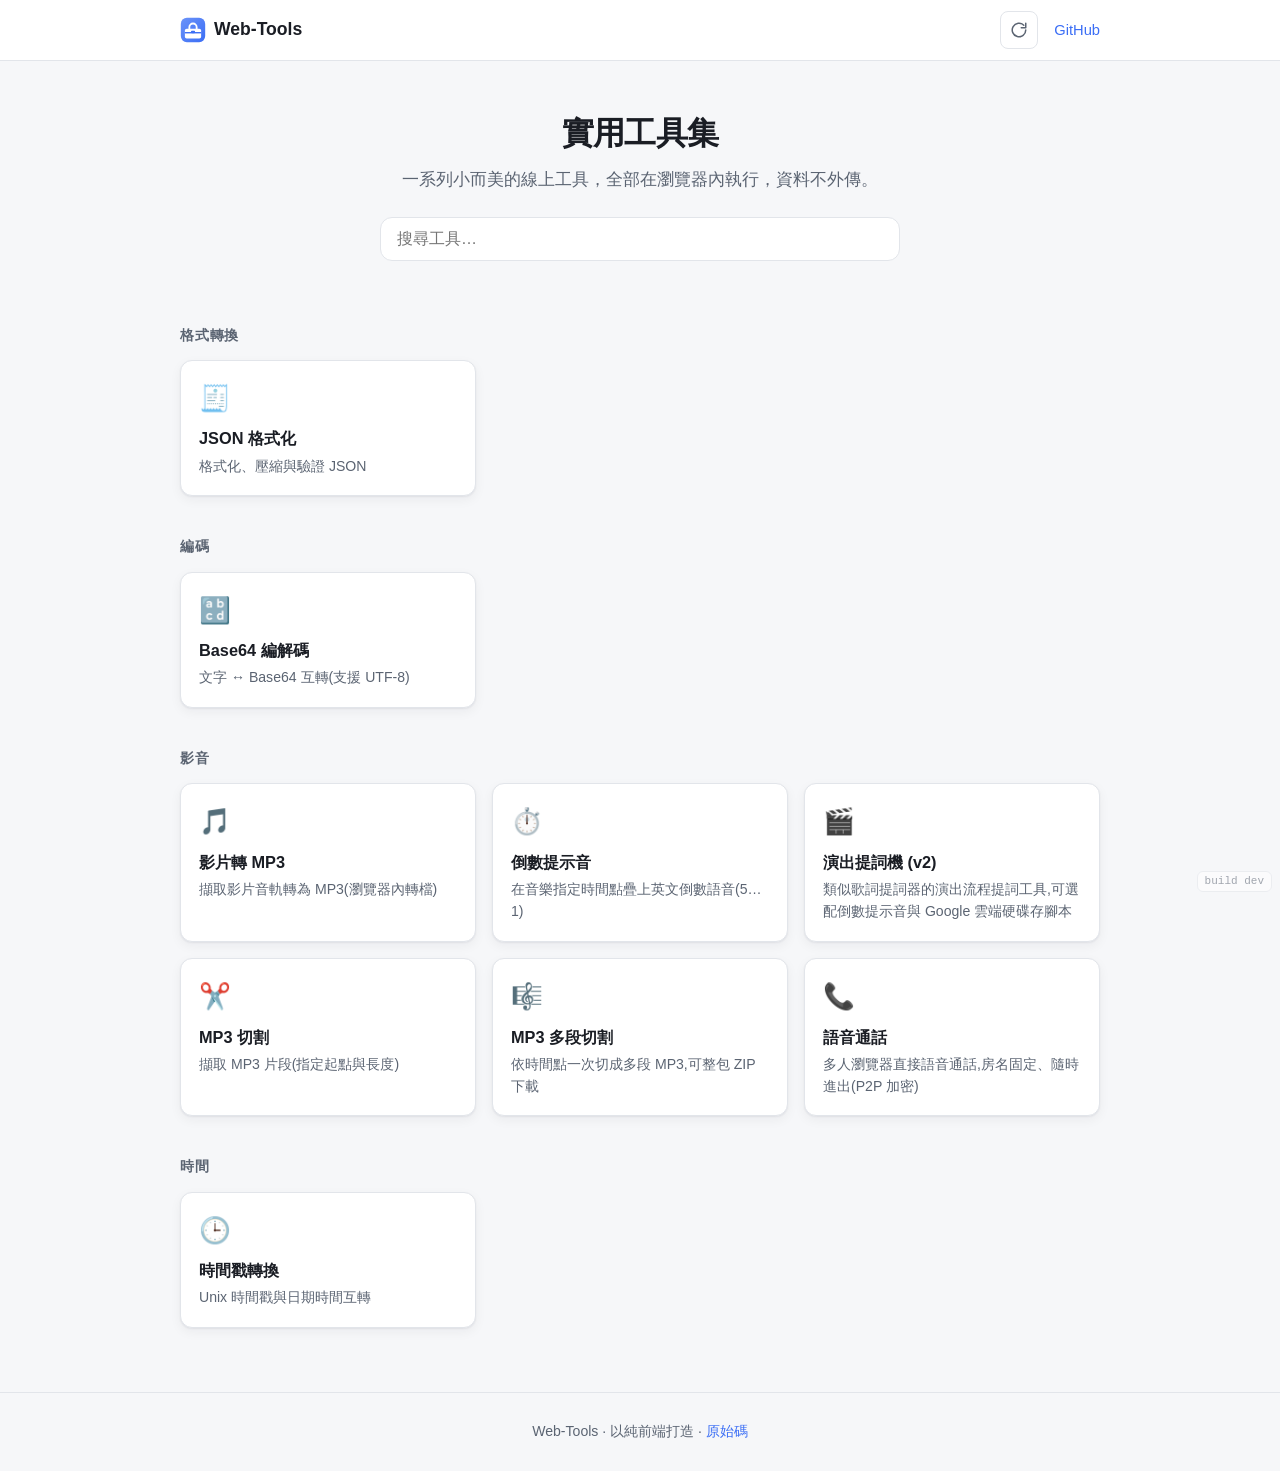
<file: index.html>
<!DOCTYPE html>
<html lang="zh-Hant">
  <head>
    <meta charset="UTF-8" />
    <meta name="viewport" content="width=device-width, initial-scale=1.0" />
    <title>Web-Tools · 實用工具集</title>
    <meta name="description" content="一個好用的線上工具集合，全部在瀏覽器內執行。" />
    <link rel="stylesheet" href="assets/css/style.css" />
    <link rel="icon" type="image/svg+xml" href="assets/favicon.svg" />
    <link rel="icon" type="image/png" sizes="32x32" href="assets/favicon-32.png" />
    <link rel="apple-touch-icon" href="assets/apple-touch-icon.png" />
    <meta name="apple-mobile-web-app-title" content="Web-Tools" />
  </head>
  <body>
    <header class="site-header">
      <div class="container">
        <span class="brand"><img class="logo" src="assets/favicon.svg" alt="" width="26" height="26" /> Web-Tools</span>
        <div class="header-actions">
          <button type="button" class="reload-btn" onclick="this.classList.add('spinning');location.reload()" aria-label="重新整理" title="重新整理">
            <svg viewBox="0 0 24 24" fill="none" stroke="currentColor" stroke-width="2" stroke-linecap="round" stroke-linejoin="round" aria-hidden="true">
              <path d="M21 12a9 9 0 1 1-2.64-6.36" />
              <polyline points="21 3 21 9 15 9" />
            </svg>
          </button>
          <nav>
            <a href="https://github.com/Nocold/Web-Tools" target="_blank" rel="noopener">GitHub</a>
          </nav>
        </div>
      </div>
    </header>

    <main class="container">
      <section class="hero">
        <h1>實用工具集</h1>
        <p>一系列小而美的線上工具，全部在瀏覽器內執行，資料不外傳。</p>
        <div class="search-wrap">
          <input id="search" type="search" placeholder="搜尋工具…" autocomplete="off" />
        </div>
      </section>

      <div id="tool-grid-root"></div>
    </main>

    <footer class="site-footer">
      <div class="container">
        Web-Tools · 以純前端打造 ·
        <a href="https://github.com/Nocold/Web-Tools" target="_blank" rel="noopener">原始碼</a>
      </div>
    </footer>

    <script src="assets/js/tools.js"></script>
    <script src="assets/js/home.js"></script>
    <script defer src="assets/js/version.js"></script>
  </body>
</html>
</file>
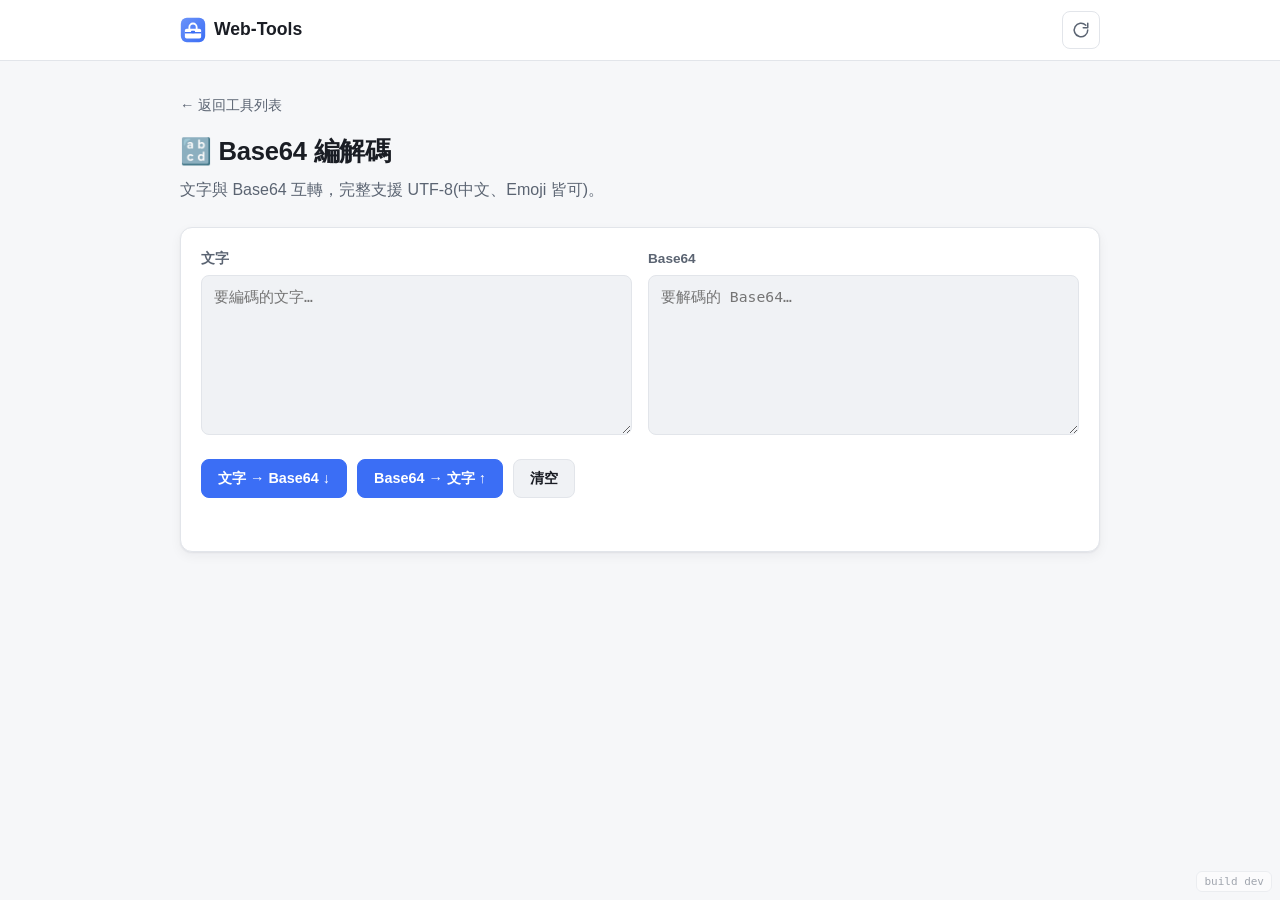
<file: tools/base64/index.html>
<!DOCTYPE html>
<html lang="zh-Hant">
  <head>
    <meta charset="UTF-8" />
    <meta name="viewport" content="width=device-width, initial-scale=1.0" />
    <title>Base64 編解碼 · Web-Tools</title>
    <link rel="stylesheet" href="../../assets/css/style.css" />
    <link rel="icon" type="image/svg+xml" href="../../assets/favicon.svg" />
    <link rel="icon" type="image/png" sizes="32x32" href="../../assets/favicon-32.png" />
    <link rel="apple-touch-icon" href="../../assets/apple-touch-icon.png" />
  </head>
  <body>
    <header class="site-header">
      <div class="container">
        <a class="brand" href="../../"><img class="logo" src="../../assets/favicon.svg" alt="" width="26" height="26" /> Web-Tools</a>
        <div class="header-actions">
          <button type="button" class="reload-btn" onclick="this.classList.add('spinning');location.reload()" aria-label="重新整理" title="重新整理">
            <svg viewBox="0 0 24 24" fill="none" stroke="currentColor" stroke-width="2" stroke-linecap="round" stroke-linejoin="round" aria-hidden="true">
              <path d="M21 12a9 9 0 1 1-2.64-6.36" />
              <polyline points="21 3 21 9 15 9" />
            </svg>
          </button>
        </div>
      </div>
    </header>

    <main class="container tool-page">
      <a class="back" href="../../">← 返回工具列表</a>
      <h1>🔡 Base64 編解碼</h1>
      <p class="subtitle">文字與 Base64 互轉，完整支援 UTF-8(中文、Emoji 皆可)。</p>

      <div class="panel">
        <div class="two-col">
          <div>
            <label class="field-label" for="text">文字</label>
            <textarea id="text" placeholder="要編碼的文字…" spellcheck="false"></textarea>
          </div>
          <div>
            <label class="field-label" for="b64">Base64</label>
            <textarea id="b64" placeholder="要解碼的 Base64…" spellcheck="false"></textarea>
          </div>
        </div>

        <div class="toolbar">
          <button class="btn primary" id="encode">文字 → Base64 ↓</button>
          <button class="btn primary" id="decode">Base64 → 文字 ↑</button>
          <button class="btn" id="clear">清空</button>
        </div>

        <div class="status" id="status"></div>
      </div>
    </main>

    <script>
      (function () {
      var $ = function (id) {
        return document.getElementById(id);
      };
      var text = $("text"),
        b64 = $("b64"),
        status = $("status");

      function setStatus(msg, kind) {
        status.textContent = msg || "";
        status.className = "status" + (kind ? " " + kind : "");
      }

      // UTF-8 safe encode/decode
      function encode(str) {
        return btoa(
          encodeURIComponent(str).replace(/%([0-9A-F]{2})/g, function (_, p1) {
            return String.fromCharCode(parseInt(p1, 16));
          })
        );
      }
      function decode(str) {
        return decodeURIComponent(
          Array.prototype.map
            .call(atob(str), function (c) {
              return "%" + ("00" + c.charCodeAt(0).toString(16)).slice(-2);
            })
            .join("")
        );
      }

      $("encode").addEventListener("click", function () {
        if (!text.value) {
          setStatus("請先輸入文字");
          return;
        }
        try {
          b64.value = encode(text.value);
          setStatus("✓ 已編碼", "ok");
        } catch (e) {
          setStatus("✗ 編碼失敗:" + e.message, "error");
        }
      });

      $("decode").addEventListener("click", function () {
        if (!b64.value.trim()) {
          setStatus("請先輸入 Base64");
          return;
        }
        try {
          text.value = decode(b64.value.trim());
          setStatus("✓ 已解碼", "ok");
        } catch (e) {
          setStatus("✗ 無效的 Base64", "error");
        }
      });

      $("clear").addEventListener("click", function () {
        text.value = "";
        b64.value = "";
        setStatus("");
        text.focus();
      });
      })();
    </script>
    <script defer src="../../assets/js/version.js"></script>
  </body>
</html>
</file>
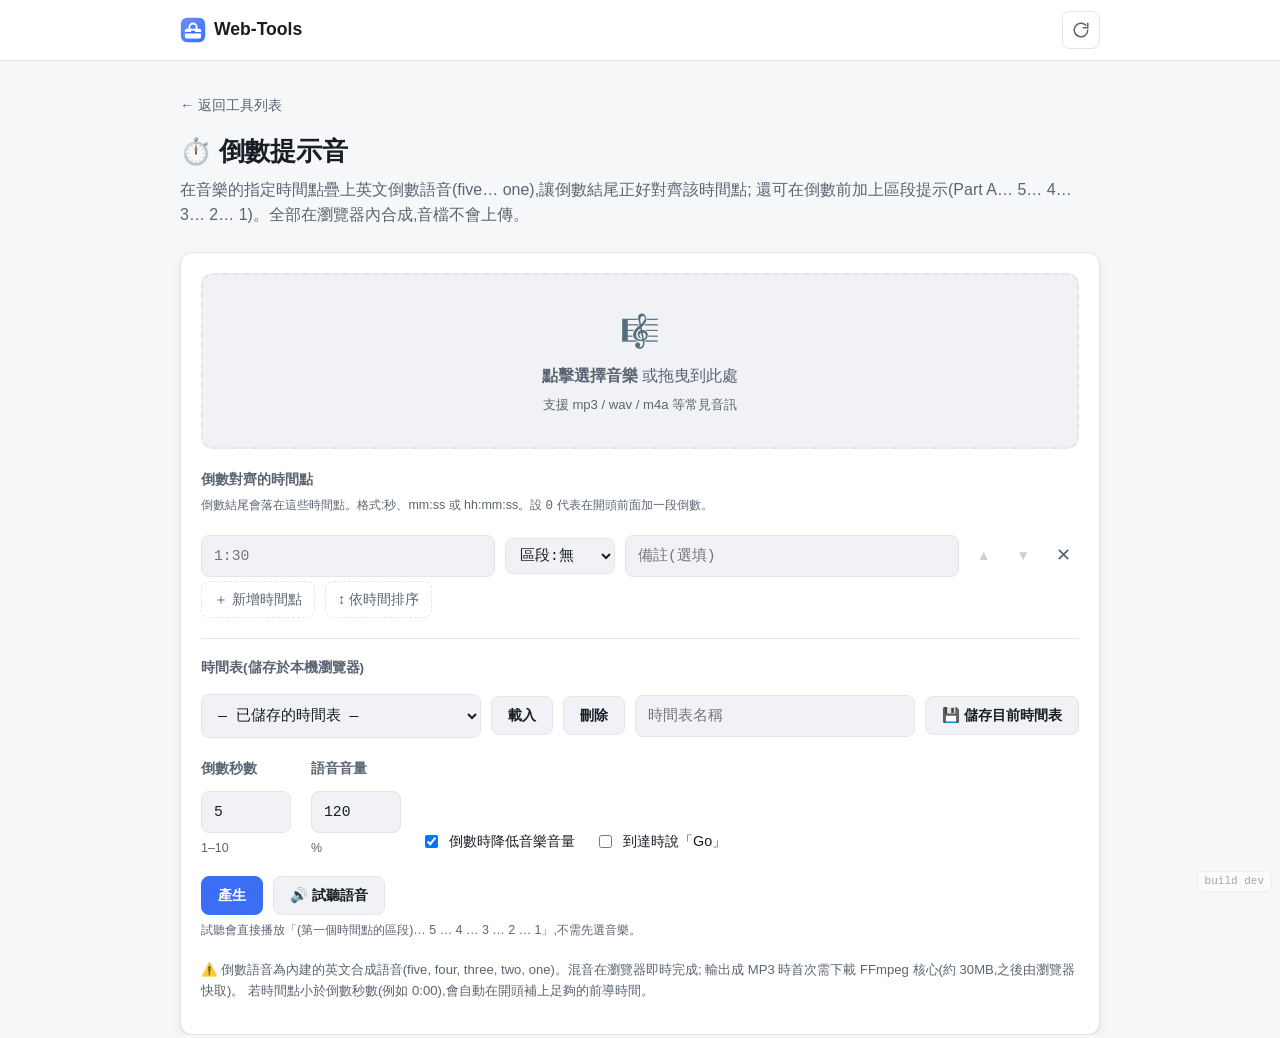
<file: tools/countdown-cue/index.html>
<!DOCTYPE html>
<html lang="zh-Hant">
  <head>
    <meta charset="UTF-8" />
    <meta name="viewport" content="width=device-width, initial-scale=1.0" />
    <title>倒數提示音 · Web-Tools</title>
    <link rel="stylesheet" href="../../assets/css/style.css" />
    <link rel="icon" type="image/svg+xml" href="../../assets/favicon.svg" />
    <link rel="icon" type="image/png" sizes="32x32" href="../../assets/favicon-32.png" />
    <link rel="apple-touch-icon" href="../../assets/apple-touch-icon.png" />
    <style>
      .dropzone {
        border: 2px dashed var(--border);
        border-radius: var(--radius);
        padding: 32px 20px;
        text-align: center;
        color: var(--text-muted);
        cursor: pointer;
        transition: border-color 0.15s, background 0.15s;
        background: var(--surface-2);
      }
      .dropzone.dragover,
      .dropzone:hover { border-color: var(--accent); color: var(--text); }
      .dropzone .big { font-size: 2rem; display: block; margin-bottom: 8px; }
      .file-info { margin-top: 12px; font-family: var(--mono); font-size: 0.88rem; color: var(--text); }

      .cue-list { margin-top: 18px; display: flex; flex-direction: column; gap: 10px; }
      .cue-row { display: flex; gap: 10px; align-items: center; flex-wrap: wrap; }
      .cue-row input.cue-time { flex: 1 1 100px; width: auto; min-width: 0; }
      .cue-row input.cue-note { flex: 1 1 140px; width: auto; min-width: 0; }
      .cue-row select { flex: 0 1 auto; width: auto; min-width: 110px; padding: 8px 10px; }
      .cue-row .rm,
      .cue-row .mv {
        border: none; background: none; color: var(--text-muted);
        cursor: pointer; font-size: 1.1rem; padding: 4px 8px; border-radius: 6px;
      }
      .cue-row .mv { font-size: 0.85rem; }
      .cue-row .mv:hover { color: var(--accent); background: var(--surface-2); }
      .cue-row .mv:disabled { opacity: 0.3; cursor: default; }
      .cue-row .mv:disabled:hover { color: var(--text-muted); background: none; }
      .cue-row .rm:hover { color: #e5484d; background: var(--surface-2); }
      .cue-actions { margin-top: 4px; display: flex; gap: 10px; flex-wrap: wrap; }
      .add-cue {
        font-size: 0.9rem; background: none; border: 1px dashed var(--border);
        color: var(--text-muted); padding: 8px 12px; border-radius: var(--radius-sm); cursor: pointer;
      }
      .add-cue:hover { border-color: var(--accent); color: var(--accent); }

      .schedule-bar {
        margin-top: 20px; padding-top: 18px; border-top: 1px solid var(--border);
        display: flex; flex-wrap: wrap; gap: 10px; align-items: center;
      }
      .schedule-bar select { flex: 1 1 160px; width: auto; min-width: 0; }
      .schedule-bar input { flex: 1 1 160px; width: auto; min-width: 0; }

      .settings { display: flex; flex-wrap: wrap; gap: 20px; align-items: flex-end; margin-top: 20px; }
      .settings .opt { display: flex; flex-direction: column; gap: 6px; }
      .settings .opt input[type="number"] { width: 90px; }
      .check { display: flex; align-items: center; gap: 8px; font-size: 0.9rem; color: var(--text); }
      .check input { width: auto; }
      .hint { font-size: 0.78rem; color: var(--text-muted); }

      .progress-wrap { margin-top: 18px; display: none; }
      .progress-wrap.show { display: block; }
      .progress-track { height: 10px; border-radius: 999px; background: var(--surface-2); overflow: hidden; border: 1px solid var(--border); }
      .progress-bar { height: 100%; width: 0%; background: var(--accent); transition: width 0.2s ease; }
      .progress-bar.indeterminate { width: 40% !important; animation: slide 1.1s infinite ease-in-out; }
      @keyframes slide { 0% { margin-left: -40%; } 100% { margin-left: 100%; } }
      .log { margin-top: 12px; font-family: var(--mono); font-size: 0.78rem; color: var(--text-muted); white-space: pre-wrap; max-height: 120px; overflow: auto; }

      .result { margin-top: 20px; display: none; }
      .result.show { display: block; }
      .result audio { width: 100%; margin-bottom: 12px; }
      .note { font-size: 0.82rem; color: var(--text-muted); margin-top: 18px; line-height: 1.6; }
    </style>
  </head>
  <body>
    <header class="site-header">
      <div class="container">
        <a class="brand" href="../../"><img class="logo" src="../../assets/favicon.svg" alt="" width="26" height="26" /> Web-Tools</a>
        <div class="header-actions">
          <button type="button" class="reload-btn" onclick="this.classList.add('spinning');location.reload()" aria-label="重新整理" title="重新整理">
            <svg viewBox="0 0 24 24" fill="none" stroke="currentColor" stroke-width="2" stroke-linecap="round" stroke-linejoin="round" aria-hidden="true">
              <path d="M21 12a9 9 0 1 1-2.64-6.36" />
              <polyline points="21 3 21 9 15 9" />
            </svg>
          </button>
        </div>
      </div>
    </header>

    <main class="container tool-page">
      <a class="back" href="../../">← 返回工具列表</a>
      <h1>⏱️ 倒數提示音</h1>
      <p class="subtitle">
        在音樂的指定時間點疊上英文倒數語音(five… one),讓倒數結尾正好對齊該時間點;
        還可在倒數前加上區段提示(Part A… 5… 4… 3… 2… 1)。全部在瀏覽器內合成,音檔不會上傳。
      </p>

      <div class="panel">
        <div class="dropzone" id="dropzone">
          <span class="big">🎼</span>
          <strong>點擊選擇音樂</strong> 或拖曳到此處
          <div style="margin-top:6px;font-size:0.82rem">支援 mp3 / wav / m4a 等常見音訊</div>
        </div>
        <input type="file" id="file" accept=".mp3,.wav,.m4a,.aac,.ogg,.oga,.opus,.flac,.aif,.aiff,audio/mpeg,audio/wav,audio/x-wav,audio/mp4,audio/aac,audio/ogg,audio/flac,audio/aiff" hidden />
        <div class="file-info" id="fileInfo"></div>
        <audio id="preview" controls style="width:100%;margin-top:12px;display:none"></audio>

        <label class="field-label" style="margin-top:20px">倒數對齊的時間點</label>
        <div class="hint" style="margin-bottom:8px">
          倒數結尾會落在這些時間點。格式:秒、mm:ss 或 hh:mm:ss。設 <code>0</code> 代表在開頭前面加一段倒數。
        </div>
        <div class="cue-list" id="cueList"></div>
        <div class="cue-actions">
          <button class="add-cue" id="addCue" type="button">＋ 新增時間點</button>
          <button class="add-cue" id="sortCue" type="button">↕ 依時間排序</button>
        </div>

        <div class="schedule-bar">
          <label class="field-label" style="flex-basis:100%">時間表(儲存於本機瀏覽器)</label>
          <select class="text-input" id="scheduleSelect">
            <option value="">— 已儲存的時間表 —</option>
          </select>
          <button class="btn" id="loadSchedule" type="button">載入</button>
          <button class="btn" id="deleteSchedule" type="button">刪除</button>
          <input class="text-input" id="scheduleName" placeholder="時間表名稱" />
          <button class="btn" id="saveSchedule" type="button">💾 儲存目前時間表</button>
        </div>

        <div class="settings">
          <div class="opt">
            <label class="field-label" for="count">倒數秒數</label>
            <input class="text-input" id="count" type="number" min="1" max="10" step="1" value="5" />
            <span class="hint">1–10</span>
          </div>
          <div class="opt">
            <label class="field-label" for="voiceVol">語音音量</label>
            <input class="text-input" id="voiceVol" type="number" min="0" max="300" step="10" value="120" />
            <span class="hint">%</span>
          </div>
          <label class="check" style="margin-bottom:6px"><input type="checkbox" id="duck" checked /> 倒數時降低音樂音量</label>
          <label class="check" style="margin-bottom:6px"><input type="checkbox" id="addGo" /> 到達時說「Go」</label>
        </div>

        <div style="margin-top:18px; display:flex; gap:10px; flex-wrap:wrap; align-items:center">
          <button class="btn primary" id="generate" disabled>產生</button>
          <button class="btn" id="previewBtn" type="button">🔊 試聽語音</button>
        </div>
        <div class="hint" style="margin-top:6px">
          試聽會直接播放「(第一個時間點的區段)… 5 … 4 … 3 … 2 … 1」,不需先選音樂。
        </div>

        <div class="progress-wrap" id="progressWrap">
          <div class="progress-track"><div class="progress-bar" id="progressBar"></div></div>
          <div class="status" id="status" style="margin-top:8px"></div>
          <pre class="log" id="log"></pre>
        </div>

        <div class="result" id="result">
          <label class="field-label">結果</label>
          <audio id="player" controls></audio>
          <a class="btn primary" id="download" download>⬇ 下載</a>
        </div>

        <p class="note">
          ⚠️ 倒數語音為內建的英文合成語音(five, four, three, two, one)。混音在瀏覽器即時完成;
          輸出成 MP3 時首次需下載 FFmpeg 核心(約 30MB,之後由瀏覽器快取)。
          若時間點小於倒數秒數(例如 0:00),會自動在開頭補上足夠的前導時間。
        </p>
      </div>
    </main>

    <!-- FFmpeg wrapper (UMD), local so its worker is same-origin (see tools/video-to-mp3/). -->
    <script src="../../assets/vendor/ffmpeg/ffmpeg.js"></script>
    <script>
      (function () {
        var $ = function (id) { return document.getElementById(id); };
        var dropzone = $("dropzone"), fileInput = $("file"), fileInfo = $("fileInfo"),
          preview = $("preview"), cueList = $("cueList"), addCueBtn = $("addCue"),
          sortCueBtn = $("sortCue"),
          countInput = $("count"), voiceVolInput = $("voiceVol"), duckChk = $("duck"),
          addGoChk = $("addGo"), generateBtn = $("generate"),
          progressWrap = $("progressWrap"), progressBar = $("progressBar"),
          statusEl = $("status"), logEl = $("log"), resultEl = $("result"),
          player = $("player"), downloadLink = $("download"),
          scheduleSelect = $("scheduleSelect"), scheduleNameInput = $("scheduleName"),
          saveScheduleBtn = $("saveSchedule"), loadScheduleBtn = $("loadSchedule"),
          deleteScheduleBtn = $("deleteSchedule");

        var CLIP_BASE = "../../assets/audio/countdown/en/";
        var CLIP_VER = "281"; // bump when the voice clips change, to bust browser cache
        var NUM = ["", "one", "two", "three", "four", "five", "six", "seven", "eight", "nine", "ten"];
        var RATE = 44100;
        var SCHEDULES_KEY = "webtools-countdown-cue-schedules";

        var selectedFile = null, ffmpeg = null, lastUrl = null, previewUrl = null;
        var sourceDuration = null;
        var actx = null, clipCache = {}, musicBuffer = null;

        function setStatus(msg, kind) {
          statusEl.textContent = msg || "";
          statusEl.className = "status" + (kind ? " " + kind : "");
        }
        function humanSize(b) {
          if (b < 1024) return b + " B";
          var u = ["KB", "MB", "GB"], i = -1;
          do { b /= 1024; i++; } while (b >= 1024 && i < u.length - 1);
          return b.toFixed(1) + " " + u[i];
        }
        function parseTime(raw) {
          raw = (raw || "").trim();
          if (raw === "") return null;
          if (/^\d*\.?\d+$/.test(raw)) return parseFloat(raw);
          var parts = raw.split(":");
          if (parts.length < 2 || parts.length > 3) return NaN;
          var s = 0;
          for (var i = 0; i < parts.length; i++) {
            if (!/^\d*\.?\d+$/.test(parts[i])) return NaN;
            s = s * 60 + parseFloat(parts[i]);
          }
          return s;
        }
        function fmtTime(s) {
          s = Math.max(0, Math.round(s));
          var m = Math.floor(s / 60), sec = s % 60;
          return m + ":" + (sec < 10 ? "0" : "") + sec;
        }

        // ---- Cue rows ----
        function addCueRow(data) {
          data = data || {};
          var row = document.createElement("div");
          row.className = "cue-row";
          var inp = document.createElement("input");
          inp.className = "text-input cue-time";
          inp.placeholder = "1:30";
          if (data.time != null) inp.value = data.time;
          var sel = document.createElement("select");
          sel.className = "cue-label";
          var op0 = document.createElement("option");
          op0.value = ""; op0.textContent = "區段:無";
          sel.appendChild(op0);
          for (var li = 0; li < 26; li++) {
            var letter = String.fromCharCode(65 + li); // A..Z
            var op = document.createElement("option");
            op.value = letter.toLowerCase();
            op.textContent = "Part " + letter;
            sel.appendChild(op);
          }
          if (data.label) sel.value = data.label;
          var noteInp = document.createElement("input");
          noteInp.className = "text-input cue-note";
          noteInp.placeholder = "備註(選填)";
          if (data.note) noteInp.value = data.note;
          var upBtn = document.createElement("button");
          upBtn.type = "button"; upBtn.className = "mv up"; upBtn.textContent = "▲"; upBtn.title = "上移";
          upBtn.addEventListener("click", function () {
            var prev = row.previousElementSibling;
            if (prev) { cueList.insertBefore(row, prev); updateMoveButtons(); }
          });
          var downBtn = document.createElement("button");
          downBtn.type = "button"; downBtn.className = "mv down"; downBtn.textContent = "▼"; downBtn.title = "下移";
          downBtn.addEventListener("click", function () {
            var next = row.nextElementSibling;
            if (next) { cueList.insertBefore(next, row); updateMoveButtons(); }
          });
          var rm = document.createElement("button");
          rm.type = "button"; rm.className = "rm"; rm.textContent = "✕"; rm.title = "移除";
          rm.addEventListener("click", function () {
            if (cueList.children.length > 1) row.remove();
            else { inp.value = ""; sel.value = ""; noteInp.value = ""; }
            updateMoveButtons();
          });
          row.appendChild(inp); row.appendChild(sel); row.appendChild(noteInp);
          row.appendChild(upBtn); row.appendChild(downBtn); row.appendChild(rm);
          cueList.appendChild(row);
          updateMoveButtons();
        }
        function updateMoveButtons() {
          var rows = Array.prototype.slice.call(cueList.querySelectorAll(".cue-row"));
          rows.forEach(function (row, idx) {
            row.querySelector(".mv.up").disabled = idx === 0;
            row.querySelector(".mv.down").disabled = idx === rows.length - 1;
          });
        }
        addCueRow();
        addCueBtn.addEventListener("click", function () { addCueRow(); });

        sortCueBtn.addEventListener("click", function () {
          var rows = Array.prototype.slice.call(cueList.querySelectorAll(".cue-row"));
          var withTime = rows.map(function (row, idx) {
            var raw = row.querySelector(".cue-time").value.trim();
            var t = raw === "" ? NaN : parseTime(raw);
            return { row: row, idx: idx, time: (t == null || isNaN(t)) ? Infinity : t };
          });
          withTime.sort(function (a, b) {
            return a.time === b.time ? a.idx - b.idx : a.time - b.time;
          });
          withTime.forEach(function (item) { cueList.appendChild(item.row); });
          updateMoveButtons();
        });

        // ---- Saved schedules (localStorage) ----
        function loadSchedules() {
          try {
            var arr = JSON.parse(localStorage.getItem(SCHEDULES_KEY) || "[]");
            return Array.isArray(arr) ? arr : [];
          } catch (_) { return []; }
        }
        function persistSchedules(list) {
          try { localStorage.setItem(SCHEDULES_KEY, JSON.stringify(list)); } catch (_) {}
        }
        function refreshScheduleSelect(selectName) {
          var schedules = loadSchedules();
          scheduleSelect.innerHTML = "";
          var op0 = document.createElement("option");
          op0.value = ""; op0.textContent = "— 已儲存的時間表 —";
          scheduleSelect.appendChild(op0);
          schedules.forEach(function (s) {
            var op = document.createElement("option");
            op.value = s.name; op.textContent = s.name;
            scheduleSelect.appendChild(op);
          });
          if (selectName) scheduleSelect.value = selectName;
        }
        function collectCues() {
          var rows = cueList.querySelectorAll(".cue-row");
          var cues = [];
          for (var i = 0; i < rows.length; i++) {
            cues.push({
              time: rows[i].querySelector(".cue-time").value,
              label: rows[i].querySelector(".cue-label").value,
              note: rows[i].querySelector(".cue-note").value
            });
          }
          return cues;
        }
        function applySchedule(schedule) {
          cueList.innerHTML = "";
          if (schedule.cues && schedule.cues.length) {
            schedule.cues.forEach(function (c) { addCueRow(c); });
          } else {
            addCueRow();
          }
          if (schedule.count != null) countInput.value = schedule.count;
          if (schedule.voiceVol != null) voiceVolInput.value = schedule.voiceVol;
          if (schedule.duck != null) duckChk.checked = !!schedule.duck;
          if (schedule.addGo != null) addGoChk.checked = !!schedule.addGo;
        }
        saveScheduleBtn.addEventListener("click", function () {
          var name = scheduleNameInput.value.trim();
          if (!name) { setStatus("✗ 請輸入時間表名稱", "error"); return; }
          var schedules = loadSchedules();
          var data = {
            name: name,
            cues: collectCues(),
            count: countInput.value,
            voiceVol: voiceVolInput.value,
            duck: duckChk.checked,
            addGo: addGoChk.checked
          };
          var existingIdx = -1;
          for (var i = 0; i < schedules.length; i++) if (schedules[i].name === name) existingIdx = i;
          if (existingIdx >= 0) schedules[existingIdx] = data; else schedules.push(data);
          persistSchedules(schedules);
          refreshScheduleSelect(name);
          setStatus("✓ 已儲存時間表「" + name + "」", "ok");
        });
        loadScheduleBtn.addEventListener("click", function () {
          var name = scheduleSelect.value;
          if (!name) { setStatus("✗ 請先選擇要載入的時間表", "error"); return; }
          var schedules = loadSchedules();
          var s = null;
          for (var i = 0; i < schedules.length; i++) if (schedules[i].name === name) s = schedules[i];
          if (!s) return;
          applySchedule(s);
          scheduleNameInput.value = s.name;
          setStatus("✓ 已載入時間表「" + s.name + "」", "ok");
        });
        deleteScheduleBtn.addEventListener("click", function () {
          var name = scheduleSelect.value;
          if (!name) { setStatus("✗ 請先選擇要刪除的時間表", "error"); return; }
          var schedules = loadSchedules().filter(function (s) { return s.name !== name; });
          persistSchedules(schedules);
          refreshScheduleSelect();
          scheduleNameInput.value = "";
          setStatus("✓ 已刪除時間表", "ok");
        });
        refreshScheduleSelect();

        // ---- File pick ----
        function pickFile(file) {
          if (!file) return;
          selectedFile = file; musicBuffer = null; sourceDuration = null;
          fileInfo.textContent = "已選擇:" + file.name + "  (" + humanSize(file.size) + ")";
          generateBtn.disabled = false;
          resultEl.classList.remove("show");
          if (previewUrl) URL.revokeObjectURL(previewUrl);
          previewUrl = URL.createObjectURL(file);
          preview.src = previewUrl; preview.style.display = "block";
          preview.onloadedmetadata = function () {
            if (isFinite(preview.duration)) {
              sourceDuration = preview.duration;
              fileInfo.textContent = "已選擇:" + file.name + "  (" + humanSize(file.size) +
                ",全長 " + fmtTime(sourceDuration) + ")";
            }
          };
        }
        dropzone.addEventListener("click", function () { fileInput.click(); });
        fileInput.addEventListener("change", function () {
          if (fileInput.files && fileInput.files[0]) pickFile(fileInput.files[0]);
        });
        ["dragenter", "dragover"].forEach(function (ev) {
          dropzone.addEventListener(ev, function (e) { e.preventDefault(); dropzone.classList.add("dragover"); });
        });
        ["dragleave", "drop"].forEach(function (ev) {
          dropzone.addEventListener(ev, function (e) { e.preventDefault(); dropzone.classList.remove("dragover"); });
        });
        dropzone.addEventListener("drop", function (e) {
          if (e.dataTransfer.files && e.dataTransfer.files[0]) pickFile(e.dataTransfer.files[0]);
        });

        // ---- Audio helpers ----
        function getCtx() {
          if (!actx) actx = new (window.AudioContext || window.webkitAudioContext)({ sampleRate: RATE });
          return actx;
        }
        async function decodeClip(word) {
          if (clipCache[word]) return clipCache[word];
          var ab = await (await fetch(CLIP_BASE + word + ".wav?v=" + CLIP_VER)).arrayBuffer();
          var buf = await getCtx().decodeAudioData(ab);
          clipCache[word] = buf;
          return buf;
        }
        function audioBufferToWav(buf) {
          var numCh = buf.numberOfChannels, len = buf.length, rate = buf.sampleRate;
          var blockAlign = numCh * 2, dataLen = len * blockAlign;
          var ab = new ArrayBuffer(44 + dataLen), dv = new DataView(ab);
          function ws(o, s) { for (var i = 0; i < s.length; i++) dv.setUint8(o + i, s.charCodeAt(i)); }
          ws(0, "RIFF"); dv.setUint32(4, 36 + dataLen, true); ws(8, "WAVE"); ws(12, "fmt ");
          dv.setUint32(16, 16, true); dv.setUint16(20, 1, true); dv.setUint16(22, numCh, true);
          dv.setUint32(24, rate, true); dv.setUint32(28, rate * blockAlign, true);
          dv.setUint16(32, blockAlign, true); dv.setUint16(34, 16, true);
          ws(36, "data"); dv.setUint32(40, dataLen, true);
          var chans = [];
          for (var c = 0; c < numCh; c++) chans.push(buf.getChannelData(c));
          var off = 44;
          for (var i = 0; i < len; i++) {
            for (var c2 = 0; c2 < numCh; c2++) {
              var v = Math.max(-1, Math.min(1, chans[c2][i]));
              dv.setInt16(off, v < 0 ? v * 0x8000 : v * 0x7fff, true);
              off += 2;
            }
          }
          return new Uint8Array(ab);
        }

        // ---- FFmpeg (only used to encode the final mix to MP3) ----
        async function loadFFmpeg() {
          if (ffmpeg) return ffmpeg;
          if (typeof FFmpegWASM === "undefined" || !FFmpegWASM.FFmpeg)
            throw new Error("FFmpeg 程式庫載入失敗,請檢查網路連線後重試。");
          var inst = new FFmpegWASM.FFmpeg();
          inst.on("log", function (e) {
            logEl.textContent = (logEl.textContent + "\n" + e.message).slice(-4000);
            logEl.scrollTop = logEl.scrollHeight;
          });
          setStatus("正在下載 FFmpeg 核心(首次約 30MB)…");
          progressBar.classList.add("indeterminate");
          var base = "https://cdn.jsdelivr.net/npm/@ffmpeg/core@0.12.10/dist/umd";
          await inst.load({ coreURL: base + "/ffmpeg-core.js", wasmURL: base + "/ffmpeg-core.wasm" });
          ffmpeg = inst;
          return ffmpeg;
        }

        // ---- Generate ----
        generateBtn.addEventListener("click", async function () {
          if (!selectedFile) return;

          var L = Math.round(Number(countInput.value));
          if (!(L >= 1 && L <= 10)) { setStatus("✗ 倒數秒數需為 1–10", "error"); return; }
          var voiceVol = Math.max(0, Number(voiceVolInput.value) / 100);

          // collect + validate cues (time + optional section label)
          var cues = [];
          var rowEls = cueList.querySelectorAll(".cue-row");
          for (var i = 0; i < rowEls.length; i++) {
            var raw = rowEls[i].querySelector(".cue-time").value.trim();
            if (raw === "") continue;
            var t = parseTime(raw);
            if (t === null || isNaN(t) || t < 0) {
              setStatus("✗ 時間點「" + raw + "」格式不正確", "error"); return;
            }
            cues.push({ time: t, label: rowEls[i].querySelector(".cue-label").value || "" });
          }
          if (cues.length === 0) { setStatus("✗ 請至少設定一個時間點", "error"); return; }
          cues.sort(function (a, b) { return a.time - b.time; });

          generateBtn.disabled = true;
          resultEl.classList.remove("show");
          progressWrap.classList.add("show");
          logEl.textContent = "";
          progressBar.style.width = "0%";
          progressBar.classList.add("indeterminate");

          try {
            setStatus("正在解析音樂…");
            if (!musicBuffer) {
              var mab = await selectedFile.arrayBuffer();
              musicBuffer = await getCtx().decodeAudioData(mab.slice(0));
            }

            setStatus("正在載入語音片段…");
            var need = {};
            for (var k = 1; k <= L; k++) need[NUM[k]] = 1;
            if (addGoChk.checked) need["go"] = 1;
            for (var c = 0; c < cues.length; c++) if (cues[c].label) need["part_" + cues[c].label] = 1;
            await Promise.all(Object.keys(need).map(decodeClip));

            setStatus("正在混音…");
            var gap = 0.5; // silence between the section label and the "5"
            // how much lead time each cue needs before its time point
            function leadOf(cue) {
              return L + (cue.label ? gap + clipCache["part_" + cue.label].duration : 0);
            }
            var P = 0; // prepend so the earliest cue's full lead-in fits
            for (var pi = 0; pi < cues.length; pi++) {
              P = Math.max(P, leadOf(cues[pi]) - cues[pi].time);
            }
            var maxCueOut = cues[cues.length - 1].time + P;
            var totalLen = Math.max(P + musicBuffer.duration, maxCueOut + 1);
            var offline = new OfflineAudioContext(2, Math.ceil(totalLen * RATE), RATE);

            // music (with optional ducking)
            var mSrc = offline.createBufferSource();
            mSrc.buffer = musicBuffer;
            var mGain = offline.createGain();
            mGain.gain.value = 1;
            mSrc.connect(mGain).connect(offline.destination);
            mSrc.start(P);

            var duckLevel = 0.35;
            var voiceGain = offline.createGain();
            voiceGain.gain.value = voiceVol;
            voiceGain.connect(offline.destination);

            for (var ci = 0; ci < cues.length; ci++) {
              var cue = cues[ci];
              var cueOut = cue.time + P;
              var numbersStart = cueOut - L; // where "5" begins
              var leadStart = cue.label
                ? numbersStart - gap - clipCache["part_" + cue.label].duration
                : numbersStart;
              leadStart = Math.max(0, leadStart);

              if (duckChk.checked) {
                mGain.gain.setValueAtTime(1, Math.max(0, leadStart - 0.15));
                mGain.gain.linearRampToValueAtTime(duckLevel, leadStart);
                mGain.gain.setValueAtTime(duckLevel, cueOut - 0.05);
                mGain.gain.linearRampToValueAtTime(1, cueOut + 0.35);
              }

              if (cue.label) {
                var lp = offline.createBufferSource();
                lp.buffer = clipCache["part_" + cue.label];
                lp.connect(voiceGain);
                lp.start(leadStart);
              }
              for (var k2 = 1; k2 <= L; k2++) {
                var w = offline.createBufferSource();
                w.buffer = clipCache[NUM[k2]];
                w.connect(voiceGain);
                w.start(Math.max(0, cueOut - k2));
              }
              if (addGoChk.checked) {
                var g = offline.createBufferSource();
                g.buffer = clipCache["go"];
                g.connect(voiceGain);
                g.start(cueOut);
              }
            }

            var rendered = await offline.startRendering();

            setStatus("正在輸出 MP3…");
            var wav = audioBufferToWav(rendered);
            var ff = await loadFFmpeg();
            await ff.writeFile("mix.wav", wav);
            await ff.exec(["-i", "mix.wav", "-c:a", "libmp3lame", "-b:a", "192k", "out.mp3"]);
            var data = await ff.readFile("out.mp3");
            try { await ff.deleteFile("mix.wav"); } catch (_) {}
            try { await ff.deleteFile("out.mp3"); } catch (_) {}

            var blob = new Blob([data.buffer], { type: "audio/mpeg" });
            if (lastUrl) URL.revokeObjectURL(lastUrl);
            lastUrl = URL.createObjectURL(blob);
            var baseName = selectedFile.name.replace(/\.[^.]+$/, "") || "audio";
            player.src = lastUrl;
            downloadLink.href = lastUrl;
            downloadLink.download = baseName + "_countdown.mp3";

            progressBar.classList.remove("indeterminate");
            progressBar.style.width = "100%";
            setStatus("✓ 完成(" + humanSize(blob.size) + ")", "ok");
            resultEl.classList.add("show");
          } catch (err) {
            progressBar.classList.remove("indeterminate");
            setStatus("✗ 失敗:" + (err && err.message ? err.message : err), "error");
          } finally {
            generateBtn.disabled = false;
          }
        });

        // ---- Audition (live preview, no music / no MP3 encode) ----
        var previewBtn = $("previewBtn");
        var previewSources = [];
        function stopPreview() {
          previewSources.forEach(function (s) { try { s.stop(); } catch (_) {} });
          previewSources = [];
        }
        previewBtn.addEventListener("click", async function () {
          var L = Math.round(Number(countInput.value));
          if (!(L >= 1 && L <= 10)) { setStatus("✗ 倒數秒數需為 1–10", "error"); return; }
          var voiceVol = Math.max(0, Number(voiceVolInput.value) / 100);
          var firstSel = cueList.querySelector(".cue-label");
          var label = firstSel ? (firstSel.value || "") : "";

          previewBtn.disabled = true;
          try {
            var need = {};
            for (var k = 1; k <= L; k++) need[NUM[k]] = 1;
            if (addGoChk.checked) need["go"] = 1;
            if (label) need["part_" + label] = 1;
            setStatus("正在載入語音…");
            await Promise.all(Object.keys(need).map(decodeClip));

            stopPreview();
            var ctx = getCtx();
            if (ctx.state === "suspended") await ctx.resume();
            var vg = ctx.createGain();
            vg.gain.value = voiceVol;
            vg.connect(ctx.destination);

            var gap = 0.5;
            var t0 = ctx.currentTime + 0.06;
            var numbersStart = t0;
            if (label) {
              var lb = clipCache["part_" + label];
              var ls = ctx.createBufferSource();
              ls.buffer = lb; ls.connect(vg); ls.start(t0);
              previewSources.push(ls);
              numbersStart = t0 + lb.duration + gap;
            }
            for (var j = 0; j < L; j++) {
              var s = ctx.createBufferSource();
              s.buffer = clipCache[NUM[L - j]]; // L, L-1, …, 1
              s.connect(vg); s.start(numbersStart + j);
              previewSources.push(s);
            }
            if (addGoChk.checked) {
              var g = ctx.createBufferSource();
              g.buffer = clipCache["go"]; g.connect(vg); g.start(numbersStart + L);
              previewSources.push(g);
            }
            setStatus("▶ 試聽中…" + (label ? "(Part " + label.toUpperCase() + ")" : ""), "ok");
          } catch (err) {
            setStatus("✗ 試聽失敗:" + (err && err.message ? err.message : err), "error");
          } finally {
            previewBtn.disabled = false;
          }
        });
      })();
    </script>
    <script defer src="../../assets/js/version.js"></script>
  </body>
</html>
</file>
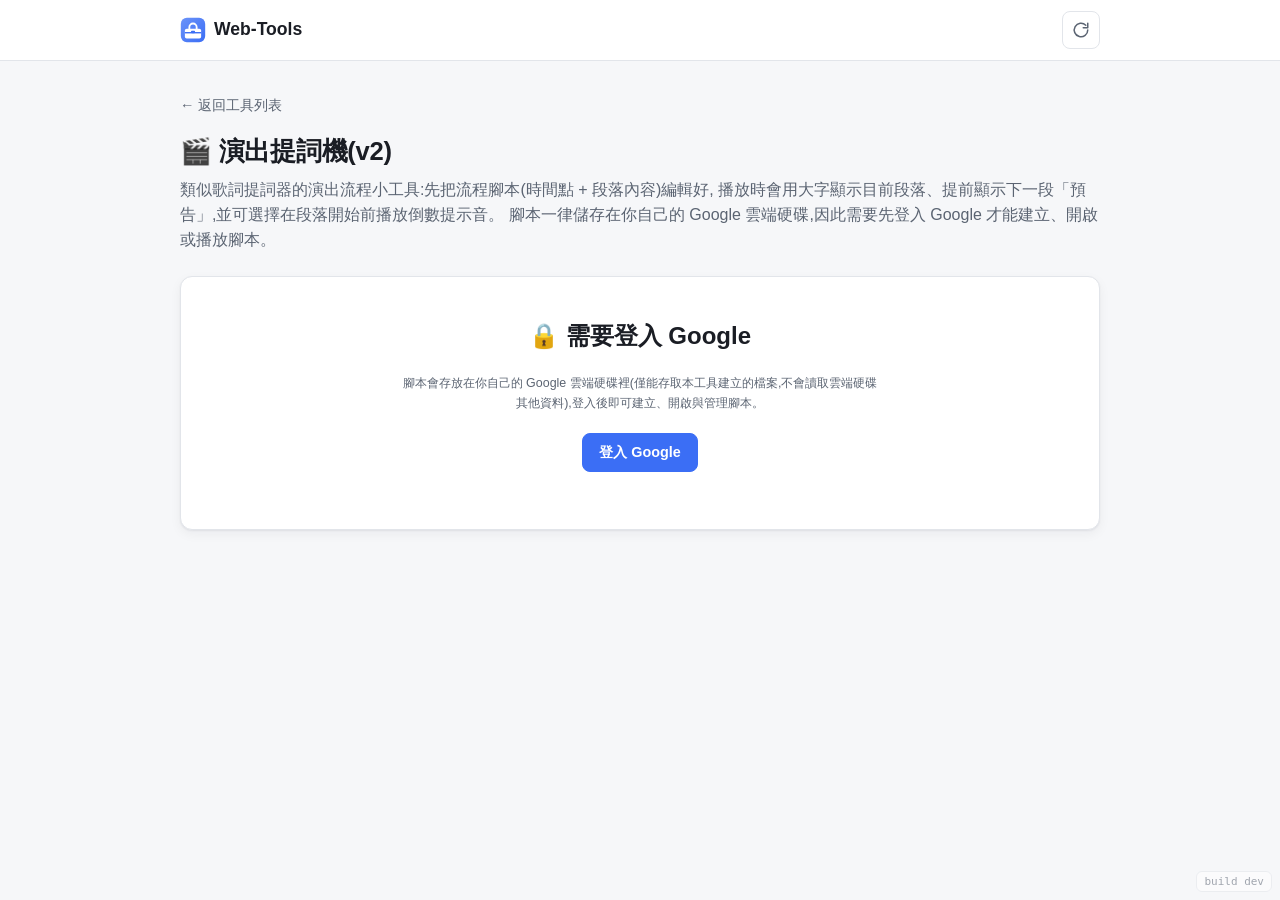
<file: tools/cue-prompter/index.html>
<!DOCTYPE html>
<html lang="zh-Hant">
  <head>
    <meta charset="UTF-8" />
    <meta name="viewport" content="width=device-width, initial-scale=1.0" />
    <title>演出提詞機 · Web-Tools</title>
    <link rel="stylesheet" href="../../assets/css/style.css" />
    <link rel="icon" type="image/svg+xml" href="../../assets/favicon.svg" />
    <link rel="icon" type="image/png" sizes="32x32" href="../../assets/favicon-32.png" />
    <link rel="apple-touch-icon" href="../../assets/apple-touch-icon.png" />
    <style>
      /* 底線頁籤:選中的分頁字體變色 + 底線,無背景填色 */
      .mode-tabs { display: flex; gap: 24px; flex-wrap: wrap; border-bottom: 1px solid var(--border); }
      .mode-tab {
        font-family: var(--sans); font-size: 0.92rem; font-weight: 600; padding: 10px 2px;
        border: none; background: none; color: var(--text-muted); cursor: pointer;
        border-bottom: 2px solid transparent; margin-bottom: -1px;
      }
      .mode-tab:hover { color: var(--text); }
      .mode-tab.active { color: var(--accent); border-bottom-color: var(--accent); }
      .mode-panel { display: none; }
      .mode-panel.show { display: block; }

      .script-name-row { display: flex; gap: 10px; align-items: center; flex-wrap: wrap; }
      .script-name-row input { flex: 1 1 220px; }

      /* 編輯頁頂層列:分頁(左)+ 返回腳本清單(右),在標題卡片之上 */
      .editor-nav { display: flex; align-items: center; gap: 10px; flex-wrap: wrap; margin-bottom: 14px; }
      .editor-nav .back-btn { margin: 0; }
      .editor-nav .mode-tabs { margin: 0 0 0 auto; }
      /* 標題卡片:腳本名稱 + 儲存 */
      .editor-header { margin-bottom: 18px; }
      /* 播放模式:腳本名稱靠左、音樂檔名靠右,併成一行 */
      .play-meta { display: flex; align-items: baseline; justify-content: space-between; gap: 10px; flex-wrap: wrap; margin-bottom: 10px; }
      .play-title { font-size: 1.05rem; font-weight: 700; color: var(--text); margin: 0; }
      .play-title:empty { display: none; }
      .editor-topbar { display: flex; gap: 10px; align-items: center; flex-wrap: wrap; }
      .editor-topbar .script-name-input { flex: 1 1 200px; min-width: 0; }

      /* 編輯頁切成多張區塊卡片,彼此留間距 */
      .edit-block { margin-bottom: 16px; }
      .edit-block:last-child { margin-bottom: 0; }
      .block-title { margin: 0 0 14px; font-size: 1.02rem; font-weight: 700; color: var(--text); display: flex; align-items: center; gap: 8px; }
      .edit-block .bulk-paste { margin-top: 0; }
      .edit-block .settings { margin-top: 0; }

      #viewLogin { text-align: center; padding: 40px 24px; }
      #viewLogin p { max-width: 480px; margin: 12px auto 20px; }

      .drive-files { display: flex; flex-direction: column; gap: 6px; margin: 10px 0 16px; }
      .drive-file-row { display: flex; gap: 6px; align-items: center; }
      .drive-file-btn {
        flex: 1 1 auto; text-align: left; font-family: var(--mono); font-size: 0.85rem; padding: 8px 10px;
        border: 1px solid var(--border); border-radius: var(--radius-sm); background: var(--surface);
        color: var(--text); cursor: pointer;
      }
      .drive-file-btn:hover { border-color: var(--accent); }

      .bulk-paste { margin-top: 20px; }
      .bulk-paste textarea { min-height: 100px; font-size: 0.85rem; }

      .cue-row { display: flex; gap: 8px; align-items: center; flex-wrap: wrap; padding: 8px; border: 1px solid var(--border); border-radius: var(--radius-sm); margin-bottom: 8px; background: var(--surface-2); }
      .cue-row input.time { width: 82px; flex: 0 0 auto; }
      .cue-row .text { flex: 1 1 160px; min-width: 0; }
      .cue-row textarea.text { resize: vertical; line-height: 1.4; font-family: inherit; }
      .cue-row .sep { color: var(--text-muted); }
      .cue-row label.voice-chk { display: flex; align-items: center; gap: 4px; font-size: 0.78rem; color: var(--text-muted); white-space: nowrap; }
      .cue-row label.voice-chk input { width: auto; }
      .cue-row .mini-btn { border: none; background: none; color: var(--text-muted); cursor: pointer; font-size: 1rem; padding: 4px 6px; border-radius: 6px; }
      .cue-row .mini-btn:hover { background: var(--surface); color: var(--text); }
      .cue-row .mini-btn.rm:hover { color: #e5484d; }
      .cue-empty { color: var(--text-muted); font-size: 0.88rem; padding: 12px 4px; }

      .settings { display: flex; flex-wrap: wrap; gap: 20px; align-items: flex-end; margin-top: 20px; }
      .settings .opt { display: flex; flex-direction: column; gap: 6px; }
      .settings .opt input[type="number"] { width: 90px; }
      .hint { font-size: 0.78rem; color: var(--text-muted); }

      .play-source { margin-bottom: 18px; }
      .dropzone-mini {
        border: 2px dashed var(--border); border-radius: var(--radius); padding: 16px; text-align: center;
        color: var(--text-muted); cursor: pointer; background: var(--surface-2); font-size: 0.85rem;
      }
      .dropzone-mini:hover { border-color: var(--accent); color: var(--text); }

      .prompter { text-align: center; padding: 22px 14px; background: var(--surface-2); border-radius: var(--radius); border: 1px solid var(--border); }
      /* 時間顯示疊在播放條內置中,分色裁切:填色(藍)上用白字、未填(灰)上用深字,
         在填色邊界剛好切開,兩側都高對比清楚 */
      .prompter-time {
        position: absolute; inset: 0; display: flex; align-items: center; justify-content: center;
        font-family: var(--mono); font-size: 0.95rem; font-weight: 700; pointer-events: none;
      }
      .pt-under { color: var(--text); z-index: 1; }
      .pt-over { color: #fff; z-index: 3; clip-path: inset(0 100% 0 0); }
      .prompter-current { font-size: clamp(1.4rem, 5vw, 2.4rem); font-weight: 700; min-height: 1.4em; line-height: 1.3; }
      .prompter-current.empty { color: var(--text-muted); font-weight: 400; font-size: 1.2rem; }
      /* 第一行=大標(大字),第二行起=副標/註解(小字、淡色) */
      .prompter-current .pc-main { display: block; }
      .prompter-current .pc-sub { display: block; margin-top: 10px; font-size: 0.42em; font-weight: 500; line-height: 1.5; color: var(--text-muted); }

      /* 頁面底部留白,內容不緊貼視窗底 */
      .tool-page { padding-bottom: 72px; }

      .progress-track { position: relative; height: 30px; border-radius: 999px; background: var(--surface-2); overflow: hidden; border: 1px solid var(--border); margin-top: 20px; }
      .progress-bar { position: absolute; left: 0; top: 0; height: 100%; width: 0%; background: var(--accent); transition: width 0.15s linear; z-index: 2; }

      .play-controls { display: flex; gap: 10px; align-items: center; flex-wrap: wrap; margin-top: 18px; }
      .play-controls input[type="range"] { flex: 1 1 160px; }
      .check { display: flex; align-items: center; gap: 8px; font-size: 0.9rem; color: var(--text); }
      .check input { width: auto; }

      .cue-list-view { position: relative; margin-top: 20px; max-height: 320px; overflow: auto; display: flex; flex-direction: column; gap: 6px; }
      .cue-list-view .item { display: flex; align-items: center; gap: 6px; padding: 10px 12px; border-radius: var(--radius-sm); border: 1px solid var(--border); background: var(--surface-2); font-size: 0.9rem; }
      .cue-list-view .item .t { font-family: var(--mono); font-size: 0.78rem; color: var(--text-muted); flex: 0 0 auto; }
      .cue-list-view .item .item-text { flex: 1 1 auto; min-width: 0; }
      .cue-list-view .item.active { border-color: var(--accent); background: color-mix(in srgb, var(--accent) 12%, var(--surface)); font-weight: 700; }
      /* 清單列上的倒數:目前段落「剩」用琥珀、下一段「後」用主色 */
      .cue-list-view .item-cd { flex: 0 0 auto; margin-left: auto; padding-left: 8px; font-family: var(--mono); font-size: 0.82rem; font-weight: 700; white-space: nowrap; }
      .cue-list-view .item-cd.remain { color: #f59e0b; }
      .cue-list-view .item-cd.next { color: var(--accent); }
      /* 下一段進入預告倒數時:該列背景脈動 + 倒數字閃爍,明顯提示即將換段 */
      @keyframes cueBreath {
        0%, 100% { background: var(--surface-2); box-shadow: 0 0 0 0 rgba(0, 0, 0, 0); }
        50% { background: color-mix(in srgb, var(--accent) 18%, var(--surface)); box-shadow: 0 0 0 5px color-mix(in srgb, var(--accent) 38%, transparent); }
      }
      @keyframes cdBlink { 0%, 50% { opacity: 1; } 51%, 100% { opacity: 0.15; } }
      .cue-list-view .item.imminent { border-color: var(--accent); animation: cueBreath 0.85s ease-in-out infinite; }
      .cue-list-view .item-cd.imminent { font-size: 1rem; animation: cdBlink 0.7s steps(1, end) infinite; }
      @media (prefers-reduced-motion: reduce) {
        .cue-list-view .item.imminent { animation: none; border-color: var(--accent); background: color-mix(in srgb, var(--accent) 16%, var(--surface)); box-shadow: 0 0 0 3px color-mix(in srgb, var(--accent) 30%, transparent); }
        .cue-list-view .item-cd.imminent { animation: none; }
      }
      .note { font-size: 0.82rem; color: var(--text-muted); margin-top: 18px; line-height: 1.6; }

      /* 分享對話框:遮罩 + 置中卡片。用 [hidden] 覆蓋 display:flex(否則 hidden 屬性壓不過 flex) */
      .share-modal { position: fixed; inset: 0; z-index: 100; display: flex; align-items: center; justify-content: center; padding: 20px; background: rgba(0,0,0,0.5); }
      .share-modal[hidden] { display: none; }
      .share-box { background: var(--surface); border: 1px solid var(--border); border-radius: var(--radius); padding: 24px; max-width: 460px; width: 100%; box-shadow: 0 10px 40px rgba(0,0,0,0.35); }
      .share-box h3 { margin: 0 0 12px; font-size: 1.05rem; }
      .share-link-row { display: flex; gap: 8px; margin: 14px 0 6px; }
      .share-link-row input { flex: 1 1 auto; min-width: 0; font-family: var(--mono); font-size: 0.8rem; }
      .share-actions { display: flex; gap: 10px; justify-content: space-between; margin-top: 18px; flex-wrap: wrap; }
      .share-actions .btn { flex: 1 1 auto; }
      /* 唯讀分享橫幅(收件方)/ 協作模式橫幅 */
      .share-banner { background: color-mix(in srgb, var(--accent) 12%, var(--surface)); border: 1px solid var(--accent); border-radius: var(--radius-sm); padding: 10px 14px; font-size: 0.88rem; color: var(--text); margin-bottom: 16px; }
      .share-sep { border: none; border-top: 1px solid var(--border); margin: 20px 0 16px; }
      .share-subhead { margin: 0 0 8px; font-size: 0.98rem; font-weight: 700; }
      .collab-list { display: flex; flex-direction: column; gap: 6px; margin-top: 10px; }
      .collab-row { display: flex; align-items: center; gap: 8px; font-size: 0.85rem; padding: 6px 10px; border: 1px solid var(--border); border-radius: var(--radius-sm); background: var(--surface-2); }
      .collab-row .who { flex: 1 1 auto; min-width: 0; overflow: hidden; text-overflow: ellipsis; white-space: nowrap; font-family: var(--mono); }
      .collab-row .rm { border: none; background: none; color: var(--text-muted); cursor: pointer; font-size: 1rem; padding: 2px 6px; border-radius: 6px; }
      .collab-row .rm:hover { background: var(--surface); color: #e5484d; }

      /* ---------- 手機版排版優化 ---------- */
      @media (max-width: 640px) {
        .tool-page h1 { font-size: 1.35rem; }
        .tool-page .subtitle { font-size: 0.9rem; margin-bottom: 18px; }
        .panel { padding: 16px; }

        /* 管理頁工具列:兩欄等寬 + 加大點擊區,避免長短不一的換行 */
        #viewManager .toolbar { display: grid; grid-template-columns: 1fr 1fr; gap: 8px; margin: 12px 0; }
        #viewManager .toolbar .btn { width: 100%; padding: 12px 8px; }

        /* 腳本清單:檔名獨占一行,操作鈕移到下一行靠右並加大成好按的按鈕 */
        .drive-file-row { flex-wrap: wrap; justify-content: flex-end; row-gap: 8px; }
        .drive-file-btn { flex: 1 1 100%; }
        .drive-file-row .mini-btn {
          flex: 0 0 auto; min-width: 46px; min-height: 40px;
          font-size: 1.15rem; border: 1px solid var(--border);
          background: var(--surface-2); border-radius: var(--radius-sm);
        }

        /* 編輯頁分頁:返回鈕整行,兩個分頁平均分寬 */
        .editor-nav { flex-direction: column; align-items: stretch; gap: 12px; }
        .editor-nav .back-btn { width: 100%; }
        .editor-nav .mode-tabs { margin: 0; gap: 8px; }
        .mode-tab { flex: 1; text-align: center; padding: 10px 4px; }

        /* 段落編輯列:時間一排 → 內容整行 → 提示音與控制鈕一排(加大) */
        .cue-row .text { flex: 1 1 100%; order: 5; }
        .cue-row input.time { flex: 1 1 0; width: auto; min-width: 0; }
        .cue-row label.voice-chk { order: 6; margin-right: auto; }
        .cue-row .mini-btn { order: 7; min-width: 40px; min-height: 38px; font-size: 1.2rem; }

        /* 播放控制:主要按鈕加大、勾選獨占一行 */
        .play-controls .btn { flex: 1 1 auto; padding: 12px 10px; }
        .play-controls .check { flex: 1 1 100%; }
      }
    </style>
  </head>
  <body>
    <header class="site-header">
      <div class="container">
        <a class="brand" href="../../"><img class="logo" src="../../assets/favicon.svg" alt="" width="26" height="26" /> Web-Tools</a>
        <div class="header-actions">
          <button type="button" class="reload-btn" onclick="this.classList.add('spinning');location.reload()" aria-label="重新整理" title="重新整理">
            <svg viewBox="0 0 24 24" fill="none" stroke="currentColor" stroke-width="2" stroke-linecap="round" stroke-linejoin="round" aria-hidden="true">
              <path d="M21 12a9 9 0 1 1-2.64-6.36" />
              <polyline points="21 3 21 9 15 9" />
            </svg>
          </button>
        </div>
      </div>
    </header>

    <main class="container tool-page">
      <a class="back" href="../../">← 返回工具列表</a>
      <h1>🎬 演出提詞機(v2)</h1>
      <p class="subtitle" id="pageIntro">
        類似歌詞提詞器的演出流程小工具:先把流程腳本(時間點 + 段落內容)編輯好,
        播放時會用大字顯示目前段落、提前顯示下一段「預告」,並可選擇在段落開始前播放倒數提示音。
        腳本一律儲存在你自己的 Google 雲端硬碟,因此需要先登入 Google 才能建立、開啟或播放腳本。
      </p>

      <div class="panel" id="viewLogin">
        <h2 style="margin-top:0">🔒 需要登入 Google</h2>
        <p class="hint">腳本會存放在你自己的 Google 雲端硬碟裡(僅能存取本工具建立的檔案,不會讀取雲端硬碟其他資料),登入後即可建立、開啟與管理腳本。</p>
        <button class="btn primary" id="loginBtn" type="button">登入 Google</button>
        <div class="status" id="loginStatus"></div>
      </div>

      <div class="panel" id="viewManager" hidden>
        <label class="field-label" style="margin:0 0 4px">我的腳本</label>
        <div class="toolbar">
          <button class="btn primary" id="managerNewScript" type="button">🆕 新增腳本</button>
          <button class="btn" id="managerOpenShared" type="button">📥 開啟共用腳本</button>
          <button class="btn" id="managerImport" type="button">⬆ 從備份還原</button>
          <input type="file" id="loadLocalFile" accept="application/json,.json" hidden />
          <button class="btn" id="managerRefresh" type="button">🔄 重新整理</button>
          <button class="btn" id="managerSignOut" type="button">登出</button>
        </div>
        <p class="hint" style="margin:0 0 6px">每份腳本可從下方清單「⬇」下載 JSON 備份;有背景音樂的腳本會多一顆「🎵」可另外下載音樂檔(檔名對齊腳本名,方便配對)。</p>
        <div class="status" id="managerStatus"></div>
        <div class="drive-files" id="managerFiles"></div>
      </div>

      <div id="viewEditor" hidden>
        <div class="share-banner" id="shareBanner" hidden>🔗 這是別人分享給你的提詞腳本(唯讀)。可直接在下方播放;若含背景音樂會自動載入,不需登入。</div>
        <div class="share-banner" id="collabBanner" hidden>🤝 協作模式:你正在編輯別人共用給你的腳本,儲存會寫回同一份。背景音樂唯讀(由擁有者設定)。</div>
        <div class="editor-nav" id="editorNav">
          <button class="btn back-btn" id="backToManager" type="button">← 返回腳本清單</button>
          <div class="mode-tabs">
            <button class="mode-tab active" id="tabEdit" type="button">📝 腳本編輯</button>
            <button class="mode-tab" id="tabPlay" type="button">▶️ 提詞播放</button>
          </div>
        </div>

        <div class="panel editor-header" id="editorHeader">
          <div class="editor-topbar">
            <input class="text-input script-name-input" id="scriptName" type="text" value="未命名腳本" placeholder="腳本名稱" aria-label="腳本名稱" />
            <button class="btn primary" id="driveSave" type="button">💾 儲存</button>
          </div>
          <div class="status" id="scriptStatus"></div>
          <div class="status" id="driveStatus"></div>
        </div>

        <div class="mode-panel show" id="panelEdit">
          <section class="panel edit-block">
            <h3 class="block-title">🎵 背景音樂</h3>
            <div class="music-setup">
              <label class="field-label">選用,會與腳本一起儲存到雲端</label>
              <div class="dropzone-mini" id="audioDropzone">
                點擊選擇音樂檔或拖曳到此處 — 播放時自動同步提詞。不選擇則改用手動計時器,方便音樂由其他裝置播放時對拍
              </div>
              <input type="file" id="audioFile" accept="audio/*" hidden />
              <div class="file-info hint" id="audioFileInfo" style="margin-top:8px"></div>
              <button class="btn" id="audioRemove" type="button" hidden style="margin-top:8px">移除音樂</button>
            </div>
          </section>

          <section class="panel edit-block">
            <h3 class="block-title">📋 批次貼上</h3>
            <div class="bulk-paste">
              <label class="field-label" for="bulkText">比照「開始-結束 內容」格式,每行一段,例如從排練截圖照打</label>
              <textarea id="bulkText" placeholder="0:00-0:20 開場&#10;0:20-1:00 主段落&#10;1:00-1:30 個人 solo"></textarea>
              <div class="toolbar">
                <button class="btn" id="bulkParse" type="button">解析並加入段落</button>
                <span class="hint">也支援只有單一時間點的格式,例如「1:30 換場」</span>
              </div>
              <div class="status" id="bulkStatus" style="margin-top:8px"></div>
            </div>
          </section>

          <section class="panel edit-block">
            <h3 class="block-title">📝 段落列表</h3>
            <p class="hint" style="margin:-6px 0 10px">段落內容可多行:<b>第一行</b>是大標(播放時大字顯示),<b>第二行起</b>是副標/註解(小字顯示)。</p>
            <div class="cue-list" id="cueList"></div>
            <div class="toolbar">
              <button class="btn" id="addCue" type="button">＋ 新增段落</button>
              <button class="btn" id="clearCues" type="button">清空全部段落</button>
            </div>
          </section>

          <section class="panel edit-block">
            <h3 class="block-title">⚙️ 播放設定</h3>
            <div class="settings">
              <div class="opt">
                <label class="field-label" for="countdownSeconds">倒數秒數</label>
                <input class="text-input" id="countdownSeconds" type="number" min="1" max="10" step="1" value="5" />
                <span class="hint">1–10</span>
              </div>
              <div class="opt">
                <label class="field-label" for="voiceVol">語音音量</label>
                <input class="text-input" id="voiceVol" type="number" min="0" max="300" step="10" value="120" />
                <span class="hint">%</span>
              </div>
              <div class="opt">
                <label class="field-label" for="preRoll">預告提前秒數</label>
                <input class="text-input" id="preRoll" type="number" min="0" max="30" step="1" value="5" />
                <span class="hint">播放時提前幾秒顯示下一段</span>
              </div>
            </div>
            <p class="note">每個段落可勾選「提示音」,播放到接近該段落開始時間前(依上方倒數秒數),會用語音倒數 5…1 提醒。第一段若在 0:00(或倒數秒數以內),按「開始」時會先做前置倒數再啟動。</p>
          </section>
        </div>

        <div class="mode-panel" id="panelPlay">
          <div class="play-meta">
            <span class="play-title" id="playTitle"></span>
            <span class="file-info hint" id="playAudioInfo"></span>
          </div>

          <div class="prompter">
            <div class="prompter-current empty" id="prompterCurrent">尚未開始</div>
            <div class="progress-track">
              <div class="prompter-time pt-under" id="ptUnder">00:00 / --:--</div>
              <div class="progress-bar" id="progressBar"></div>
              <div class="prompter-time pt-over" id="ptOver">00:00 / --:--</div>
            </div>
          </div>

          <div class="play-controls">
            <button class="btn primary" id="playPauseBtn" type="button">▶ 開始</button>
            <button class="btn" id="resetBtn" type="button">⏮ 重置</button>
            <input type="range" id="seekRange" min="0" max="0" step="0.1" value="0" disabled style="display:none" />
            <label class="check"><input type="checkbox" id="voiceEnabled" checked /> 播放提示音</label>
          </div>

          <div class="cue-list-view" id="cueListView"></div>
        </div>
      </div>

      <div class="share-modal" id="shareModal" hidden>
        <div class="share-box">
          <h3 id="shareTitle">分享腳本</h3>
          <p class="hint" style="margin:0">把這條連結給對方,對方<b>不需登入 Google</b> 就能開啟播放(唯讀)。凡是拿到連結的人都看得到內容,請斟酌分享;不想再分享時按「停止分享」即可讓連結失效。</p>
          <div class="share-link-row">
            <input type="text" id="shareUrl" readonly placeholder="連結產生中…" aria-label="分享連結" />
            <button class="btn" id="shareCopy" type="button">複製</button>
          </div>
          <div class="status" id="shareStatus"></div>
          <div class="share-actions">
            <button class="btn" id="shareStop" type="button">停止分享</button>
          </div>

          <hr class="share-sep" />
          <h4 class="share-subhead">🤝 邀請協作編輯</h4>
          <p class="hint" style="margin:0">輸入對方的 Google 帳號(Gmail),對方登入後即可從「開啟共用腳本」開啟這份、編輯後存回同一份。不是即時同編,同一時間請一人編輯。</p>
          <div class="share-link-row">
            <input type="email" id="collabEmail" placeholder="collaborator@gmail.com" aria-label="協作者 Google 帳號" />
            <button class="btn" id="collabInvite" type="button">邀請</button>
          </div>
          <div class="status" id="collabStatus"></div>
          <div class="collab-list" id="collabList"></div>

          <div class="share-actions" style="margin-top:18px">
            <button class="btn primary" id="shareClose" type="button">完成</button>
          </div>
        </div>
      </div>
    </main>

    <script src="https://accounts.google.com/gsi/client" async defer></script>
    <!-- Google Picker:協作者用它從「與我共用」開啟擁有者分享的腳本(免放大權限到整個雲端硬碟) -->
    <script src="https://apis.google.com/js/api.js" async defer></script>
    <script>
      (function () {
        var $ = function (id) { return document.getElementById(id); };

        // ---------------- Script model ----------------
        function defaultScript() {
          return {
            version: 1,
            name: "未命名腳本",
            preRoll: 5,
            countdownSeconds: 5,
            voiceVol: 120,
            audio: null, // { driveFileId, name, mimeType } — 音樂檔存在同一個雲端資料夾,這裡只記參照
            cues: [],
          };
        }
        var script = defaultScript();

        var scriptNameInput = $("scriptName"), scriptStatus = $("scriptStatus");
        var cueListEl = $("cueList"), countdownSecondsInput = $("countdownSeconds"),
          voiceVolInput = $("voiceVol"), preRollInput = $("preRoll");

        function setScriptStatus(msg, kind) {
          scriptStatus.textContent = msg || "";
          scriptStatus.className = "status" + (kind ? " " + kind : "");
        }

        // ---------------- Time helpers ----------------
        function parseTime(raw) {
          raw = (raw || "").trim();
          if (raw === "") return null;
          if (/^\d*\.?\d+$/.test(raw)) return parseFloat(raw);
          var parts = raw.split(":");
          if (parts.length < 2 || parts.length > 3) return NaN;
          var s = 0;
          for (var i = 0; i < parts.length; i++) {
            if (!/^\d*\.?\d+$/.test(parts[i])) return NaN;
            s = s * 60 + parseFloat(parts[i]);
          }
          return s;
        }
        function fmtTime(s) {
          if (s == null || !isFinite(s)) return "--:--";
          s = Math.max(0, Math.round(s));
          var m = Math.floor(s / 60), sec = s % 60;
          return (m < 10 ? "0" : "") + m + ":" + (sec < 10 ? "0" : "") + sec;
        }

        // ---------------- 段落內容:第一行=大標,其後=副標/註解 ----------------
        function rowsFor(t) { return Math.min(8, (String(t || "").match(/\n/g) || []).length + 1); }
        function escapeHtml(s) {
          return String(s == null ? "" : s).replace(/&/g, "&amp;").replace(/</g, "&lt;").replace(/>/g, "&gt;");
        }
        // 拆成 { main: 第一行, sub: 其餘各行 }
        // 舊腳本可能殘留已停用的 **粗體** 標記,顯示時一併去掉,避免露出 ** 雜訊
        function splitCue(text) {
          var lines = String(text || "").replace(/\*\*/g, "").split("\n");
          return { main: lines[0] || "", sub: lines.slice(1).join("\n").replace(/\n+$/, "") };
        }
        // 大字提詞用:第一行大標 + 其後小字副標(皆跳脫 HTML)
        function renderCuePrompter(text) {
          var p = splitCue(text);
          var html = '<span class="pc-main">' + escapeHtml(p.main) + "</span>";
          if (p.sub.trim()) html += '<span class="pc-sub">' + escapeHtml(p.sub).replace(/\n/g, "<br>") + "</span>";
          return html;
        }
        // 緊湊處(清單、預覽)用:只取第一行(大標)
        function cueCompact(text) {
          var p = splitCue(text);
          return p.main.trim() || p.sub.replace(/\n/g, " ").trim();
        }

        // ---------------- Cue list editor ----------------
        function renderCueList() {
          cueListEl.innerHTML = "";
          if (script.cues.length === 0) {
            var empty = document.createElement("div");
            empty.className = "cue-empty";
            empty.textContent = "尚無段落,請用上方批次貼上或按「新增段落」。";
            cueListEl.appendChild(empty);
            return;
          }
          script.cues.forEach(function (cue, idx) {
            var row = document.createElement("div");
            row.className = "cue-row";

            var startInp = document.createElement("input");
            startInp.className = "text-input time";
            startInp.placeholder = "0:00";
            startInp.value = cue.start != null ? fmtTime(cue.start) : "";
            startInp.addEventListener("change", function () {
              var t = parseTime(startInp.value);
              cue.start = t === null || isNaN(t) ? 0 : t;
              startInp.value = fmtTime(cue.start);
            });

            var sep = document.createElement("span");
            sep.className = "sep";
            sep.textContent = "–";

            var endInp = document.createElement("input");
            endInp.className = "text-input time";
            endInp.placeholder = "(選填)";
            endInp.value = cue.end != null ? fmtTime(cue.end) : "";
            endInp.addEventListener("change", function () {
              if (endInp.value.trim() === "") { cue.end = null; return; }
              var t = parseTime(endInp.value);
              cue.end = t === null || isNaN(t) ? null : t;
              endInp.value = cue.end == null ? "" : fmtTime(cue.end);
            });

            var textInp = document.createElement("textarea");
            textInp.className = "text-input text";
            textInp.placeholder = "第一行:大標(大字)\n第二行起:副標/註解(小字)";
            textInp.value = cue.text || "";
            textInp.rows = rowsFor(cue.text);
            textInp.addEventListener("input", function () { cue.text = textInp.value; textInp.rows = rowsFor(textInp.value); });

            var voiceLabel = document.createElement("label");
            voiceLabel.className = "voice-chk";
            var voiceChk = document.createElement("input");
            voiceChk.type = "checkbox";
            voiceChk.checked = !!cue.voice;
            voiceChk.addEventListener("change", function () { cue.voice = voiceChk.checked; });
            voiceLabel.appendChild(voiceChk);
            voiceLabel.appendChild(document.createTextNode("提示音"));

            var upBtn = document.createElement("button");
            upBtn.type = "button"; upBtn.className = "mini-btn"; upBtn.textContent = "↑"; upBtn.title = "上移";
            upBtn.addEventListener("click", function () {
              if (idx === 0) return;
              script.cues.splice(idx - 1, 0, script.cues.splice(idx, 1)[0]);
              renderCueList();
            });
            var downBtn = document.createElement("button");
            downBtn.type = "button"; downBtn.className = "mini-btn"; downBtn.textContent = "↓"; downBtn.title = "下移";
            downBtn.addEventListener("click", function () {
              if (idx === script.cues.length - 1) return;
              script.cues.splice(idx + 1, 0, script.cues.splice(idx, 1)[0]);
              renderCueList();
            });
            var rmBtn = document.createElement("button");
            rmBtn.type = "button"; rmBtn.className = "mini-btn rm"; rmBtn.textContent = "✕"; rmBtn.title = "刪除";
            rmBtn.addEventListener("click", function () {
              script.cues.splice(idx, 1);
              renderCueList();
            });

            row.appendChild(startInp); row.appendChild(sep); row.appendChild(endInp);
            row.appendChild(textInp); row.appendChild(voiceLabel);
            row.appendChild(upBtn); row.appendChild(downBtn); row.appendChild(rmBtn);
            cueListEl.appendChild(row);
          });
        }

        function sortCues() {
          script.cues.sort(function (a, b) { return a.start - b.start; });
        }

        $("addCue").addEventListener("click", function () {
          script.cues.push({ start: 0, end: null, text: "", voice: true });
          renderCueList();
        });
        $("clearCues").addEventListener("click", function () {
          if (script.cues.length && !confirm("確定要清空全部段落嗎?")) return;
          script.cues = [];
          renderCueList();
        });

        // ---------------- Bulk paste parser ----------------
        // Matches "start-end text" or just "start text".
        // Separator accepts ASCII hyphen plus common Unicode dash/tilde variants and "to".
        // Real-world paste (排練截圖照打) rarely uses ASCII "-"; it's usually – (en) / — (em) /
        // full-width － or wave ～〜. Cover the whole hyphen/dash block so parsing never
        // silently fails on the separator character.
        // 內容前用 \s*(而非 \s+):結束時間後可能沒空格就直接接內容,例如
        // 「0:00–0:23(內容…)」,結束時間已被前面的 TIME 貪婪吃掉,不會誤吞內容。
        var DASH = "[-\\u2010-\\u2015\\u2212\\uFF0D~\\uFF5E\\u301C]";
        var TIME = "\\d{1,2}(?::\\d{1,2}){1,2}|\\d+(?:\\.\\d+)?";
        var LINE_RE = new RegExp("^\\s*(" + TIME + ")\\s*(?:" + DASH + "|to)\\s*(" + TIME + ")?\\s*(.*)$");
        var LINE_RE_SINGLE = new RegExp("^\\s*(" + TIME + ")\\s+(.*)$");

        // Strip zero-width / BiDi / BOM chars that常隨貼上帶入(尤其貼上的第一行),
        // trim() 清不到,會讓開頭那行 ^\s* 之後對不到數字而整行解析失敗。
        function normalizeLine(line) {
          return (line || "").replace(/[\u200B-\u200F\u2060\uFEFF]/g, "").trim();
        }

        function parseBulkLine(line) {
          line = normalizeLine(line);
          if (!line) return null;
          var m = line.match(LINE_RE);
          if (m) {
            var start = parseTime(m[1]);
            var end = m[2] ? parseTime(m[2]) : null;
            var text = (m[3] || "").trim();
            if (start !== null && !isNaN(start) && text) {
              return { start: start, end: end !== null && !isNaN(end) ? end : null, text: text, voice: true };
            }
          }
          var m2 = line.match(LINE_RE_SINGLE);
          if (m2) {
            var s2 = parseTime(m2[1]);
            var t2 = (m2[2] || "").trim();
            if (s2 !== null && !isNaN(s2) && t2) {
              return { start: s2, end: null, text: t2, voice: true };
            }
          }
          return null;
        }

        var bulkStatus = $("bulkStatus");
        function setBulkStatus(msg, kind) {
          bulkStatus.textContent = msg || "";
          bulkStatus.className = "status" + (kind ? " " + kind : "");
        }

        $("bulkParse").addEventListener("click", function () {
          var raw = $("bulkText").value.split("\n");
          var added = 0;
          var failed = [];
          raw.forEach(function (line) {
            if (!normalizeLine(line)) return;
            var cue = parseBulkLine(line);
            if (cue) { script.cues.push(cue); added++; }
            else failed.push(normalizeLine(line));
          });
          sortCues();
          renderCueList();
          if (added) $("bulkText").value = "";

          if (!added && !failed.length) {
            setBulkStatus("⚠ 沒有輸入內容,請先貼上流程腳本", "error");
          } else if (added && !failed.length) {
            setBulkStatus("✓ 已加入 " + added + " 段", "ok");
          } else if (added && failed.length) {
            setBulkStatus(
              "✓ 已加入 " + added + " 段,但有 " + failed.length + " 行無法解析:「" + failed[0] + "」" +
              (failed.length > 1 ? " 等" : "") + "。格式須為「開始–結束 內容」或「時間 內容」,例如 1:30 換場",
              "error"
            );
          } else {
            setBulkStatus(
              "✗ " + failed.length + " 行都無法解析,例如「" + failed[0] + "」。" +
              "格式須為「開始–結束 內容」或「時間 內容」,時間用 分:秒(如 0:20-1:00 主段落)",
              "error"
            );
          }
        });

        // ---------------- Local save / load ----------------
        function readSettingsIntoScript() {
          script.name = scriptNameInput.value.trim() || "未命名腳本";
          script.countdownSeconds = Math.min(10, Math.max(1, Math.round(Number(countdownSecondsInput.value)) || 5));
          script.voiceVol = Math.max(0, Number(voiceVolInput.value) || 0);
          script.preRoll = Math.max(0, Number(preRollInput.value) || 0);
        }
        function applyScriptToUI() {
          scriptNameInput.value = script.name || "未命名腳本";
          countdownSecondsInput.value = script.countdownSeconds || 5;
          voiceVolInput.value = script.voiceVol != null ? script.voiceVol : 120;
          preRollInput.value = script.preRoll != null ? script.preRoll : 5;
          renderCueList();
          renderCueListView();
        }

        // 下載/還原備份已移到「腳本清單(管理頁)」那一層,見 Google Drive 區塊。
        function downloadBlob(blob, filename) {
          var url = URL.createObjectURL(blob);
          var a = document.createElement("a");
          a.href = url;
          a.download = filename;
          document.body.appendChild(a);
          a.click();
          a.remove();
          setTimeout(function () { URL.revokeObjectURL(url); }, 2000);
        }
        function downloadJson(obj, filename) {
          downloadBlob(new Blob([JSON.stringify(obj, null, 2)], { type: "application/json" }), filename);
        }

        function loadScriptObject(obj) {
          clearAudio();
          script = {
            version: 1,
            name: obj.name || "未命名腳本",
            preRoll: obj.preRoll != null ? obj.preRoll : 5,
            countdownSeconds: obj.countdownSeconds != null ? obj.countdownSeconds : 5,
            voiceVol: obj.voiceVol != null ? obj.voiceVol : 120,
            audio: (obj.audio && obj.audio.driveFileId)
              ? { driveFileId: obj.audio.driveFileId, name: obj.audio.name || "音樂", mimeType: obj.audio.mimeType || "" }
              : null,
            cues: Array.isArray(obj.cues) ? obj.cues.map(function (c) {
              return { start: Number(c.start) || 0, end: c.end != null ? Number(c.end) : null, text: c.text || "", voice: c.voice !== false };
            }) : [],
          };
          sortCues();
          driveFileId = null;
          driveFileName = null;
          applyScriptToUI();
          resetPlayback();
          if (script.audio && script.audio.driveFileId && (driveAccessToken || shareMode)) loadAudioFromDrive(script.audio);
        }

        [countdownSecondsInput, voiceVolInput, preRollInput, scriptNameInput].forEach(function (el) {
          el.addEventListener("change", readSettingsIntoScript);
        });

        // ---------------- Mode tabs ----------------
        var tabEdit = $("tabEdit"), tabPlay = $("tabPlay"), panelEdit = $("panelEdit"), panelPlay = $("panelPlay");
        // 只有編輯模式能存檔;播放模式唯讀,隱藏儲存並鎖住腳本名稱
        function setEditMode(editing) {
          $("driveSave").hidden = !editing;
          scriptNameInput.readOnly = !editing;
          // 播放模式濃縮標題:隱藏大標題卡,改用播放頁上方一行小標題
          $("editorHeader").hidden = !editing;
          $("playTitle").textContent = editing ? "" : (scriptNameInput.value.trim() || "未命名腳本");
        }
        function activateEditTab() {
          tabEdit.classList.add("active"); tabPlay.classList.remove("active");
          panelEdit.classList.add("show"); panelPlay.classList.remove("show");
          setEditMode(true);
        }
        function goPlayTab() {
          readSettingsIntoScript();
          sortCues();
          tabPlay.classList.add("active"); tabEdit.classList.remove("active");
          panelPlay.classList.add("show"); panelEdit.classList.remove("show");
          setEditMode(false);
          renderCueListView();
          updateTotalDuration();
        }
        tabEdit.addEventListener("click", activateEditTab);
        tabPlay.addEventListener("click", goPlayTab);

        // ---------------- Voice clips (reused from countdown-cue) ----------------
        var CLIP_BASE = "../../assets/audio/countdown/en/";
        var CLIP_VER = "281";
        var NUM = ["", "one", "two", "three", "four", "five", "six", "seven", "eight", "nine", "ten"];
        var actx = null, clipCache = {};
        function getCtx() {
          if (!actx) actx = new (window.AudioContext || window.webkitAudioContext)();
          return actx;
        }
        function decodeClip(word) {
          if (clipCache[word]) return Promise.resolve(clipCache[word]);
          return fetch(CLIP_BASE + word + ".wav?v=" + CLIP_VER)
            .then(function (r) { return r.arrayBuffer(); })
            .then(function (ab) { return getCtx().decodeAudioData(ab); })
            .then(function (buf) { clipCache[word] = buf; return buf; });
        }
        function playClip(word) {
          decodeClip(word).then(function (buf) {
            var ctx = getCtx();
            if (ctx.state === "suspended") ctx.resume();
            var src = ctx.createBufferSource();
            src.buffer = buf;
            var g = ctx.createGain();
            g.gain.value = Math.max(0, (script.voiceVol || 120) / 100);
            src.connect(g).connect(ctx.destination);
            src.start();
          }).catch(function () {});
        }

        // ---------------- Playback engine ----------------
        var audioEl = null, audioFile = null, manualRunning = false, manualAccum = 0, manualStart = 0;
        var audioDirty = false, currentAudioName = "", audioFromCloud = false;
        var lastElapsed = -1, rafId = null, currentCueIdx = -1;
        var ptUnder = $("ptUnder"), ptOver = $("ptOver"), prompterCurrent = $("prompterCurrent"),
          progressBar = $("progressBar"), playPauseBtn = $("playPauseBtn"), resetBtn = $("resetBtn"),
          seekRange = $("seekRange"), voiceEnabledChk = $("voiceEnabled"), cueListViewEl = $("cueListView"),
          audioDropzone = $("audioDropzone"), audioFileInput = $("audioFile"), audioFileInfo = $("audioFileInfo"),
          audioRemoveBtn = $("audioRemove"), playAudioInfo = $("playAudioInfo");

        var totalDuration = null;

        function updateTotalDuration() {
          if (audioEl && isFinite(audioEl.duration)) { totalDuration = audioEl.duration; return; }
          var max = 0;
          script.cues.forEach(function (c) { max = Math.max(max, c.end != null ? c.end : c.start); });
          totalDuration = script.cues.length ? max : null;
        }

        function updateAudioRemoveBtn() { audioRemoveBtn.hidden = !audioEl; }
        function renderAudioInfo(loadingMsg) {
          if (loadingMsg) { audioFileInfo.textContent = loadingMsg; }
          else if (audioEl) { audioFileInfo.textContent = (audioFromCloud ? "☁ 雲端音樂:" : "已選擇:") + currentAudioName; }
          else { audioFileInfo.textContent = ""; }
          playAudioInfo.textContent = audioEl
            ? ((audioFromCloud ? "☁ " : "🎵 ") + currentAudioName)
            : "未選擇音樂 — 使用手動計時器,請與外部播放的音樂對拍";
          updateAudioRemoveBtn();
        }

        // Build/replace the <audio> element from a File or Blob. `fromCloud` 只影響顯示文字。
        function setAudioSource(src, name, fromCloud) {
          if (audioEl) { audioEl.pause(); audioEl.src = ""; }
          audioEl = new Audio();
          audioEl.src = URL.createObjectURL(src);
          audioEl.addEventListener("loadedmetadata", function () {
            updateTotalDuration();
            seekRange.max = audioEl.duration;
            seekRange.style.display = "block";
            seekRange.disabled = false;
          });
          audioEl.addEventListener("ended", function () { pausePlayback(); });
          audioEl.addEventListener("seeked", function () { lastElapsed = audioEl.currentTime; });
          currentAudioName = name;
          audioFromCloud = !!fromCloud;
          renderAudioInfo();
          resetPlayback();
        }

        function clearAudio() {
          if (audioEl) { audioEl.pause(); audioEl.src = ""; }
          audioEl = null;
          audioFile = null;
          audioDirty = false;
          currentAudioName = "";
          audioFromCloud = false;
          seekRange.style.display = "none";
          seekRange.disabled = true;
          seekRange.max = 0;
          seekRange.value = 0;
          renderAudioInfo();
        }

        function pickAudio(file) {
          if (!file) return;
          audioFile = file;
          audioDirty = true; // 尚未上傳到雲端,存檔時才上傳
          // 保留既有 driveFileId,以便存檔時覆蓋(PATCH)同一份而不留孤兒檔
          script.audio = { driveFileId: (script.audio && script.audio.driveFileId) || null, name: file.name, mimeType: file.type || "" };
          setAudioSource(file, file.name, false);
        }

        function loadAudioFromDrive(meta) {
          renderAudioInfo("正在載入音樂「" + meta.name + "」…");
          // 分享(免登入)模式用 API key 讀公開檔;一般模式用登入 token。
          var fetchP = shareMode
            ? fetch(publicMediaUrl(meta.driveFileId)).then(function (r) {
                if (!r.ok) throw new Error("音樂載入失敗(" + r.status + ")"); return r;
              })
            : driveFetch("https://www.googleapis.com/drive/v3/files/" + meta.driveFileId + "?alt=media");
          fetchP
            .then(function (r) { return r.blob(); })
            .then(function (blob) {
              audioFile = null;
              audioDirty = false;
              setAudioSource(blob, meta.name, true);
            })
            .catch(function (err) { renderAudioInfo("✗ 雲端音樂載入失敗:" + err.message); });
        }

        audioRemoveBtn.addEventListener("click", function () {
          script.audio = null;
          clearAudio();
          updateTotalDuration();
          updateDisplay();
        });
        audioDropzone.addEventListener("click", function () { audioFileInput.click(); });
        audioFileInput.addEventListener("change", function () {
          if (audioFileInput.files && audioFileInput.files[0]) pickAudio(audioFileInput.files[0]);
          audioFileInput.value = "";
        });
        ["dragenter", "dragover"].forEach(function (ev) {
          audioDropzone.addEventListener(ev, function (e) { e.preventDefault(); audioDropzone.style.borderColor = "var(--accent)"; });
        });
        ["dragleave", "drop"].forEach(function (ev) {
          audioDropzone.addEventListener(ev, function (e) { e.preventDefault(); audioDropzone.style.borderColor = ""; });
        });
        audioDropzone.addEventListener("drop", function (e) {
          if (e.dataTransfer.files && e.dataTransfer.files[0]) pickAudio(e.dataTransfer.files[0]);
        });

        function getElapsed() {
          if (audioEl) return audioEl.currentTime;
          if (manualRunning) return manualAccum + (Date.now() - manualStart) / 1000;
          return manualAccum;
        }
        function isRunning() {
          return audioEl ? !audioEl.paused && !audioEl.ended : manualRunning;
        }

        function renderCueListView() {
          cueListViewEl.innerHTML = "";
          script.cues.forEach(function (cue, idx) {
            var item = document.createElement("div");
            item.className = "item" + (idx === currentCueIdx ? " active" : "");
            item.dataset.idx = idx;
            var t = document.createElement("span");
            t.className = "t";
            t.textContent = fmtTime(cue.start) + (cue.end != null ? "–" + fmtTime(cue.end) : "");
            var txt = document.createElement("span");
            txt.className = "item-text";
            txt.textContent = cueCompact(cue.text) || "(無內容)";
            var cd = document.createElement("span");
            cd.className = "item-cd"; // 目前段落顯示「剩 mm:ss」、下一段顯示「mm:ss 後」,由 updateDisplay 每幀更新
            item.appendChild(t);
            item.appendChild(txt);
            item.appendChild(cd);
            cueListViewEl.appendChild(item);
          });
        }

        function findCurrentCueIndex(elapsed) {
          var idx = -1;
          for (var i = 0; i < script.cues.length; i++) {
            if (script.cues[i].start <= elapsed) idx = i; else break;
          }
          return idx;
        }

        // 每幀更新清單列上的倒數:目前段落「剩 mm:ss」(有結束時間才顯示)、下一段「mm:ss 後」
        function setRowCd(i, cls, text) {
          var el = cueListViewEl.querySelector('.item[data-idx="' + i + '"] .item-cd');
          if (el) { el.className = "item-cd" + (cls ? " " + cls : ""); el.textContent = text || ""; }
        }
        function updateListCountdowns(idx, elapsed) {
          var cur = idx >= 0 ? script.cues[idx] : null;
          if (cur && cur.end != null && isFinite(cur.end)) setRowCd(idx, "remain", "剩 " + fmtTime(Math.max(0, cur.end - elapsed)));
          else setRowCd(idx, "", "");
          var next = script.cues[idx + 1];
          var immRow = null;
          if (next) {
            var toNext = Math.max(0, next.start - elapsed);
            var imm = toNext <= (script.preRoll || 0);
            setRowCd(idx + 1, "next" + (imm ? " imminent" : ""), fmtTime(toNext) + " 後");
            if (imm) immRow = cueListViewEl.querySelector('.item[data-idx="' + (idx + 1) + '"]');
          }
          // 下一段進入預告倒數時,該列亮呼吸燈;離開就移除
          var prevImm = cueListViewEl.querySelector(".item.imminent");
          if (prevImm && prevImm !== immRow) prevImm.classList.remove("imminent");
          if (immRow) immRow.classList.add("imminent");
        }

        function updateDisplay() {
          var elapsed = getElapsed();
          var timeText = fmtTime(elapsed) + " / " + fmtTime(totalDuration);
          ptUnder.textContent = timeText;
          ptOver.textContent = timeText;
          var pct = totalDuration ? Math.min(100, (elapsed / totalDuration) * 100) : 0;
          progressBar.style.width = pct + "%";
          ptOver.style.clipPath = "inset(0 " + (100 - pct) + "% 0 0)"; // 白字只顯示在已填(藍)區

          var idx = findCurrentCueIndex(elapsed);
          if (idx !== currentCueIdx) {
            currentCueIdx = idx;
            renderCueListView();
            var activeEl = cueListViewEl.querySelector('.item[data-idx="' + idx + '"]');
            if (activeEl) {
              // 只在段落清單容器內捲動,不用 scrollIntoView(它會連帶捲動整頁,
              // 讓上方提詞展示區跳動)
              var target = activeEl.offsetTop - (cueListViewEl.clientHeight - activeEl.offsetHeight) / 2;
              cueListViewEl.scrollTo({ top: Math.max(0, target), behavior: "smooth" });
            }
          }
          var cur = idx >= 0 ? script.cues[idx] : null;
          if (cur) {
            if (cur.text) prompterCurrent.innerHTML = renderCuePrompter(cur.text);
            else prompterCurrent.textContent = "(無內容)";
            prompterCurrent.classList.remove("empty");
          } else {
            prompterCurrent.textContent = script.cues.length ? "尚未開始" : "尚無段落";
            prompterCurrent.classList.add("empty");
          }

          // 倒數移到段落清單列上:目前段落顯示「剩 mm:ss」、下一段顯示「mm:ss 後」
          updateListCountdowns(idx, elapsed);

          if (seekRange && audioEl && !seekRange.matches(":active")) seekRange.value = elapsed;

          checkVoiceTriggers(lastElapsed, elapsed);
          lastElapsed = elapsed;
        }

        function checkVoiceTriggers(prev, elapsed) {
          if (!voiceEnabledChk.checked || prev < 0 || elapsed < prev) return;
          var L = script.countdownSeconds || 5;
          script.cues.forEach(function (cue) {
            if (!cue.voice) return;
            for (var k = 1; k <= L; k++) {
              var target = cue.start - k;
              if (target >= 0 && prev < target && target <= elapsed) playClip(NUM[k]);
            }
          });
        }

        function tick() {
          updateDisplay();
          if (isRunning()) rafId = requestAnimationFrame(tick);
          else rafId = null;
        }
        function ensureTicking() {
          if (!rafId) rafId = requestAnimationFrame(tick);
        }

        // ---- 前置倒數(lead-in):第一段在 0:00(或倒數秒數以內)時,提示音會落在
        //      時間 0 之前而無法播出。按「開始」時先跑一段前置倒數,倒數歸零才啟動播放。
        var leadInTimers = [], leadInActive = false;
        function computeLeadIn() {
          if (!voiceEnabledChk.checked) return null;
          var L = script.countdownSeconds || 5;
          var maxLead = 0, events = [], firstText = "";
          script.cues.forEach(function (cue) {
            if (!cue.voice || cue.start >= L) return; // start >= L 的段落,倒數落在 0 之後,交給正常引擎
            for (var k = 1; k <= L; k++) {
              var target = cue.start - k;
              if (target < 0) { var lead = -target; if (lead > maxLead) maxLead = lead; events.push({ lead: lead, word: NUM[k] }); }
            }
          });
          if (!events.length) return null;
          var first = script.cues.filter(function (c) { return c.voice && c.start < L; })[0];
          if (first) firstText = first.text || "";
          return {
            duration: maxLead,
            firstText: firstText,
            events: events.map(function (e) { return { at: maxLead - e.lead, word: e.word }; }),
          };
        }
        function cancelLeadIn() {
          leadInActive = false;
          leadInTimers.forEach(function (t) { clearTimeout(t); });
          leadInTimers = [];
        }
        // 開始/暫停合併成一顆切換鈕
        function setPlayingUI(playing) {
          playPauseBtn.textContent = playing ? "⏸ 暫停" : "▶ 開始";
          playPauseBtn.dataset.playing = playing ? "1" : "";
        }

        function runLeadIn(plan, done) {
          leadInActive = true;
          setPlayingUI(true);
          prompterCurrent.classList.remove("empty");
          plan.events.forEach(function (e) {
            leadInTimers.push(setTimeout(function () { if (leadInActive) playClip(e.word); }, Math.round(e.at * 1000)));
          });
          var startT = Date.now();
          (function upd() {
            if (!leadInActive) return;
            var remain = Math.max(0, plan.duration - (Date.now() - startT) / 1000);
            prompterCurrent.textContent = "準備… " + Math.ceil(remain);
            if (remain > 0) leadInTimers.push(setTimeout(upd, 100));
          })();
          leadInTimers.push(setTimeout(function () {
            if (!leadInActive) return;
            cancelLeadIn();
            done();
          }, Math.round(plan.duration * 1000)));
        }

        function beginPlayback() {
          if (audioEl) {
            audioEl.play();
          } else {
            manualRunning = true;
            manualStart = Date.now();
          }
          setPlayingUI(true);
          updateDisplay(); // 立即顯示第一段,不等下一個 animation frame
          ensureTicking();
        }
        function startPlayback() {
          if (getCtx().state === "suspended") getCtx().resume();
          // 只有從頭開始(elapsed≈0、非續播)才做前置倒數,避免暫停後續播又倒數一次
          if (!leadInActive && !isRunning() && getElapsed() < 0.05) {
            var plan = computeLeadIn();
            if (plan) { runLeadIn(plan, beginPlayback); return; }
          }
          beginPlayback();
        }
        function pausePlayback() {
          if (leadInActive) {
            cancelLeadIn();
            setPlayingUI(false);
            updateDisplay();
            return;
          }
          if (audioEl) {
            audioEl.pause();
          } else if (manualRunning) {
            manualAccum += (Date.now() - manualStart) / 1000;
            manualRunning = false;
          }
          setPlayingUI(false);
        }
        function resetPlayback() {
          pausePlayback();
          if (audioEl) audioEl.currentTime = 0;
          manualAccum = 0;
          manualRunning = false;
          lastElapsed = -1;
          currentCueIdx = -1;
          updateTotalDuration();
          updateDisplay();
        }

        playPauseBtn.addEventListener("click", function () {
          if (leadInActive || isRunning()) pausePlayback();
          else startPlayback();
        });
        resetBtn.addEventListener("click", resetPlayback);
        seekRange.addEventListener("input", function () {
          if (audioEl) audioEl.currentTime = Number(seekRange.value);
        });
        // 關閉或離開整個頁面時停止音樂(手機切走 App 也算)
        window.addEventListener("pagehide", function () { cancelLeadIn(); pausePlayback(); });

        // ---------------- Google Drive integration (登入強制,不可自訂 Client ID) ----------------
        var DRIVE_SCOPE = "https://www.googleapis.com/auth/drive.file";
        var DRIVE_FOLDER_NAME = "WebTools-CuePrompter";
        // 站長已在 Google Cloud Console 申請此 Client ID 並設定好本站網域,整站共用,訪客不可自行替換。
        var DRIVE_CLIENT_ID = "895127650907-r62nm1hfi7f4isf4odb6fqrgfdi5fdcm.apps.googleusercontent.com";
        // 瀏覽器 API 金鑰(同專案):已在 GCP 限制「只准 nocold.github.io」+「只准 Drive API」。
        // 僅能讀「已設為公開(anyone reader)」的檔案,用於收件方免登入開啟分享的腳本。
        var DRIVE_API_KEY = "AIzaSyCSxufXWoFmtODaaq1egLEz0rfcYOQbKgg";
        // GCP 專案編號(= Client ID 開頭那串),Picker 用它把選中的共用檔授權給本 App
        var DRIVE_PROJECT_NUMBER = "895127650907";
        function publicMediaUrl(fileId) {
          return "https://www.googleapis.com/drive/v3/files/" + fileId + "?alt=media&key=" + DRIVE_API_KEY;
        }
        // 收件方(免登入)唯讀模式:由網址 ?share=<檔案ID> 進入,靠 API key 讀公開檔。
        var shareMode = false;
        // 協作模式:目前開著的是「別人共用給我、可編輯」的檔(用 Picker 開的),存檔要直接 PATCH 原檔、
        // 不碰自己的資料夾、音樂唯讀。loadedModifiedTime 記錄開檔時的版本時間,存檔前用來偵測他人改動(衝突防呆)。
        var currentFileIsShared = false, loadedModifiedTime = null;

        var viewLogin = $("viewLogin"), viewManager = $("viewManager"), viewEditor = $("viewEditor");
        var loginBtn = $("loginBtn"), loginStatus = $("loginStatus");
        var managerFilesEl = $("managerFiles"), managerStatus = $("managerStatus"),
          managerNewBtn = $("managerNewScript"), managerRefreshBtn = $("managerRefresh"), managerSignOutBtn = $("managerSignOut");
        var backToManagerBtn = $("backToManager");
        var driveStatus = $("driveStatus"), driveSaveBtn = $("driveSave");

        var driveTokenClient = null, driveAccessToken = null, driveFolderId = null, driveFileId = null, driveFileName = null;
        var silentAttempt = false, silentTimer = null;

        // ---- 記住登入狀態 ----
        // access token 存在 localStorage(含到期時間),重開頁面在有效期內直接沿用,免重登。
        // scope 僅 drive.file(只能存取本工具建立的檔案),token 存本機、僅一小時有效。
        var DRIVE_TOKEN_KEY = "cuePrompterDriveToken";
        var DRIVE_LOGGEDIN_KEY = "cuePrompterLoggedIn";
        function storeToken(resp) {
          try {
            var ttl = (Number(resp.expires_in) || 3600) - 60; // 留 60 秒緩衝
            localStorage.setItem(DRIVE_TOKEN_KEY, JSON.stringify({ token: resp.access_token, expiry: Date.now() + ttl * 1000 }));
            localStorage.setItem(DRIVE_LOGGEDIN_KEY, "1");
          } catch (e) {}
        }
        function loadStoredToken() {
          try {
            var o = JSON.parse(localStorage.getItem(DRIVE_TOKEN_KEY) || "null");
            if (o && o.token && o.expiry && o.expiry > Date.now()) return o;
          } catch (e) {}
          return null;
        }
        function clearStoredToken() {
          try { localStorage.removeItem(DRIVE_TOKEN_KEY); } catch (e) {}
        }
        function isAuthErr(err) {
          return !!err && /(^|\D)401(\D|$)/.test(err.message || "");
        }

        function showView(name) {
          // 離開播放頁(編輯/播放)時停止音樂,避免返回清單或切頁後音樂還在背景播放
          if (name !== "editor") { cancelLeadIn(); pausePlayback(); }
          viewLogin.hidden = name !== "login";
          viewManager.hidden = name !== "manager";
          viewEditor.hidden = name !== "editor";
          // 說明文字只在入口頁(登入 / 腳本清單)顯示;進到腳本操作(編輯 / 播放)就不再重複介紹
          var intro = $("pageIntro");
          if (intro) intro.hidden = name === "editor";
        }

        function setLoginStatus(msg, kind) {
          loginStatus.textContent = msg || "";
          loginStatus.className = "status" + (kind ? " " + kind : "");
        }
        function setManagerStatus(msg, kind) {
          managerStatus.textContent = msg || "";
          managerStatus.className = "status" + (kind ? " " + kind : "");
        }
        function setDriveStatus(msg, kind) {
          driveStatus.textContent = msg || "";
          driveStatus.className = "status" + (kind ? " " + kind : "");
        }

        function ensureGisLoaded(cb, retries) {
          if (window.google && google.accounts && google.accounts.oauth2) { cb(); return; }
          if (retries === undefined) retries = 20;
          if (retries <= 0) { setLoginStatus("✗ Google 登入元件載入失敗,請檢查網路連線後重新整理頁面", "error"); return; }
          setTimeout(function () { ensureGisLoaded(cb, retries - 1); }, 300);
        }

        function onDriveToken(resp) {
          clearTimeout(silentTimer);
          if (resp.error) {
            // 靜默(自動)登入失敗時不驚動使用者,安靜地退回登入畫面
            if (silentAttempt) { silentAttempt = false; setLoginStatus(""); showView("login"); return; }
            setLoginStatus("✗ 登入失敗:" + resp.error, "error");
            return;
          }
          silentAttempt = false;
          driveAccessToken = resp.access_token;
          storeToken(resp);
          setLoginStatus("");
          showView("manager");
          refreshManagerList();
        }

        function ensureTokenClient() {
          if (!driveTokenClient) {
            driveTokenClient = google.accounts.oauth2.initTokenClient({
              client_id: DRIVE_CLIENT_ID,
              scope: DRIVE_SCOPE,
              callback: onDriveToken,
            });
          }
          return driveTokenClient;
        }

        // 重開頁面時的自動登入:有效 token 直接沿用;過期但登入過就試著靜默重新授權。
        function tryAutoLogin() {
          var stored = loadStoredToken();
          if (stored) {
            driveAccessToken = stored.token;
            showView("manager");
            refreshManagerList();
            return;
          }
          if (!DRIVE_CLIENT_ID || localStorage.getItem(DRIVE_LOGGEDIN_KEY) !== "1") {
            showView("login");
            return;
          }
          // 過期了但先前登入過:試著靜默重新授權(不需點按)。已登入 Google 且授權過的
          // 情況通常會用隱藏 iframe 直接拿到 token;若被瀏覽器擋下就退回登入按鈕。
          showView("login");
          setLoginStatus("正在嘗試自動登入…");
          ensureGisLoaded(function () {
            silentAttempt = true;
            clearTimeout(silentTimer);
            silentTimer = setTimeout(function () {
              if (!silentAttempt) return; // 靜默請求未回呼(常見於彈窗被擋),放棄並顯示登入按鈕
              silentAttempt = false;
              setLoginStatus("");
              showView("login");
            }, 4000);
            try {
              ensureTokenClient().requestAccessToken({ prompt: "" });
            } catch (e) {
              clearTimeout(silentTimer);
              silentAttempt = false;
              setLoginStatus("");
              showView("login");
            }
          });
        }

        // token 失效(401)時重新授權
        function reauth() {
          clearStoredToken();
          driveAccessToken = null;
          tryAutoLogin();
        }

        loginBtn.addEventListener("click", function () {
          if (!DRIVE_CLIENT_ID) { setLoginStatus("✗ 尚未設定 Google Client ID,請聯絡站長設定", "error"); return; }
          setLoginStatus("正在載入 Google 登入元件…");
          ensureGisLoaded(function () {
            setLoginStatus("");
            // 不強制 consent:已授權過就直接放行,免得每次都重跑同意頁。
            // 只有 Google 判定必須(首次授權)才會顯示同意畫面。
            ensureTokenClient().requestAccessToken({ prompt: "" });
          });
        });

        managerSignOutBtn.addEventListener("click", function () {
          if (driveAccessToken && window.google && google.accounts) {
            google.accounts.oauth2.revoke(driveAccessToken, function () {});
          }
          clearStoredToken();
          try { localStorage.removeItem(DRIVE_LOGGEDIN_KEY); } catch (e) {}
          driveAccessToken = null;
          driveFolderId = null;
          driveFileId = null;
          driveFileName = null;
          managerFilesEl.innerHTML = "";
          setManagerStatus("");
          setLoginStatus("已登出", "ok");
          showView("login");
        });

        function driveFetch(url, opts) {
          opts = opts || {};
          opts.headers = Object.assign({ Authorization: "Bearer " + driveAccessToken }, opts.headers || {});
          return fetch(url, opts).then(function (r) {
            if (!r.ok) {
              return r.text().then(function (t) { throw new Error("Drive API 錯誤 " + r.status + ": " + t.slice(0, 200)); });
            }
            return r;
          });
        }

        function ensureDriveFolder() {
          if (driveFolderId) return Promise.resolve(driveFolderId);
          var q = encodeURIComponent("name='" + DRIVE_FOLDER_NAME + "' and mimeType='application/vnd.google-apps.folder' and trashed=false");
          return driveFetch("https://www.googleapis.com/drive/v3/files?q=" + q + "&fields=files(id,name)")
            .then(function (r) { return r.json(); })
            .then(function (data) {
              if (data.files && data.files.length) { driveFolderId = data.files[0].id; return driveFolderId; }
              return driveFetch("https://www.googleapis.com/drive/v3/files", {
                method: "POST",
                headers: { "Content-Type": "application/json" },
                body: JSON.stringify({ name: DRIVE_FOLDER_NAME, mimeType: "application/vnd.google-apps.folder" }),
              }).then(function (r) { return r.json(); }).then(function (folder) { driveFolderId = folder.id; return driveFolderId; });
            });
        }

        function listDriveFiles(folderId) {
          var q = encodeURIComponent("'" + folderId + "' in parents and trashed=false");
          return driveFetch("https://www.googleapis.com/drive/v3/files?q=" + q + "&fields=files(id,name,modifiedTime)&orderBy=modifiedTime desc")
            .then(function (r) { return r.json(); })
            .then(function (data) { return data.files || []; });
        }

        function refreshManagerList() {
          setManagerStatus("正在讀取雲端腳本清單…");
          managerFilesEl.innerHTML = "";
          ensureDriveFolder().then(function (folderId) {
            return listDriveFiles(folderId);
          }).then(function (files) {
            // 只列出腳本(.json);音樂檔存在同一資料夾但不該出現在腳本清單
            files = files.filter(function (f) { return /\.json$/i.test(f.name); });
            if (!files.length) { setManagerStatus("目前沒有已儲存的腳本,按「新增腳本」開始建立。", "ok"); return; }
            files.forEach(function (f) {
              var row = document.createElement("div");
              row.className = "drive-file-row";

              var btn = document.createElement("button");
              btn.type = "button";
              btn.className = "drive-file-btn";
              btn.textContent = f.name.replace(/\.json$/i, "") + "  ·  " + new Date(f.modifiedTime).toLocaleString();
              btn.addEventListener("click", function () { openDriveFile(f.id, f.name); });

              var shareBtn = document.createElement("button");
              shareBtn.type = "button";
              shareBtn.className = "mini-btn";
              shareBtn.title = "分享連結(對方免登入即可播放)";
              shareBtn.textContent = "🔗";
              shareBtn.addEventListener("click", function () { openShareDialog(f.id, f.name); });

              var dlBtn = document.createElement("button");
              dlBtn.type = "button";
              dlBtn.className = "mini-btn";
              dlBtn.title = "下載 JSON 備份";
              dlBtn.textContent = "⬇";
              dlBtn.addEventListener("click", function () { downloadDriveFile(f.id, f.name); });

              // 音樂與腳本分開存放:這裡先讀腳本內容,若有音樂參照才補上「下載音樂」鈕
              driveFetch("https://www.googleapis.com/drive/v3/files/" + f.id + "?alt=media")
                .then(function (r) { return r.json(); })
                .then(function (obj) {
                  if (!obj || !obj.audio || !obj.audio.driveFileId) return;
                  var muBtn = document.createElement("button");
                  muBtn.type = "button";
                  muBtn.className = "mini-btn";
                  muBtn.title = "下載音樂:" + (obj.audio.name || "背景音樂");
                  muBtn.textContent = "🎵";
                  muBtn.addEventListener("click", function () { downloadDriveAudio(f.name, obj.audio); });
                  row.insertBefore(muBtn, dlBtn);
                })
                .catch(function () { /* 靜默:偵測音樂失敗不影響清單 */ });

              var rmBtn = document.createElement("button");
              rmBtn.type = "button";
              rmBtn.className = "mini-btn rm";
              rmBtn.title = "刪除";
              rmBtn.textContent = "✕";
              rmBtn.addEventListener("click", function () {
                if (!confirm("確定要刪除腳本「" + f.name.replace(/\.json$/i, "") + "」嗎?此動作無法復原。")) return;
                driveFetch("https://www.googleapis.com/drive/v3/files/" + f.id, { method: "DELETE" })
                  .then(function () { setManagerStatus("✓ 已刪除", "ok"); refreshManagerList(); })
                  .catch(function (err) { if (isAuthErr(err)) { reauth(); return; } setManagerStatus("✗ " + err.message, "error"); });
              });

              row.appendChild(btn);
              row.appendChild(shareBtn);
              row.appendChild(dlBtn);
              row.appendChild(rmBtn);
              managerFilesEl.appendChild(row);
            });
            setManagerStatus("共 " + files.length + " 份腳本", "ok");
          }).catch(function (err) {
            if (isAuthErr(err)) { setLoginStatus("登入已過期,請重新登入", "error"); reauth(); return; }
            setManagerStatus("✗ " + err.message, "error");
          });
        }

        function openDriveFile(fileId, name) {
          setManagerStatus("正在載入「" + name + "」…");
          Promise.all([
            driveFetch("https://www.googleapis.com/drive/v3/files/" + fileId + "?alt=media").then(function (r) { return r.json(); }),
            driveFetch("https://www.googleapis.com/drive/v3/files/" + fileId + "?fields=modifiedTime").then(function (r) { return r.json(); }),
          ])
            .then(function (res) {
              loadScriptObject(res[0]);
              driveFileId = fileId;
              driveFileName = name;
              loadedModifiedTime = res[1].modifiedTime || null; // 記版本供存檔前衝突偵測
              setCollabMode(false); // 這是自己的檔
              setDriveStatus("");
              showView("editor");
              activateEditTab();
            })
            .catch(function (err) { if (isAuthErr(err)) { reauth(); return; } setManagerStatus("✗ " + err.message, "error"); });
        }

        // 下載某份雲端腳本為 JSON 備份(管理頁每列的「⬇」)
        function downloadDriveFile(fileId, name) {
          var base = name.replace(/\.json$/i, "");
          setManagerStatus("正在下載「" + base + "」…");
          driveFetch("https://www.googleapis.com/drive/v3/files/" + fileId + "?alt=media")
            .then(function (r) { return r.json(); })
            .then(function (obj) {
              downloadJson(obj, (obj.name || base || "cue-script") + ".json");
              setManagerStatus("✓ 已下載備份:" + base, "ok");
            })
            .catch(function (err) { if (isAuthErr(err)) { reauth(); return; } setManagerStatus("✗ " + err.message, "error"); });
        }

        // 下載某份腳本綁定的音樂檔(管理頁每列的「🎵」)。檔名對齊腳本名,方便還原時配對。
        function downloadDriveAudio(scriptFileName, audioMeta) {
          var scriptBase = scriptFileName.replace(/\.json$/i, "");
          var extMatch = (audioMeta.name || "").match(/\.[a-z0-9]+$/i);
          var ext = extMatch ? extMatch[0] : "";
          setManagerStatus("正在下載音樂「" + (audioMeta.name || scriptBase) + "」…");
          driveFetch("https://www.googleapis.com/drive/v3/files/" + audioMeta.driveFileId + "?alt=media")
            .then(function (r) { return r.blob(); })
            .then(function (blob) {
              downloadBlob(blob, scriptBase + ext);
              setManagerStatus("✓ 已下載音樂:" + scriptBase + ext, "ok");
            })
            .catch(function (err) { if (isAuthErr(err)) { reauth(); return; } setManagerStatus("✗ 音樂下載失敗:" + err.message, "error"); });
        }

        // 從本機 JSON 備份還原成一份新腳本(管理頁「⬆ 從備份還原」)
        $("managerImport").addEventListener("click", function () { $("loadLocalFile").click(); });
        $("loadLocalFile").addEventListener("change", function () {
          var file = this.files && this.files[0];
          if (!file) { return; }
          var reader = new FileReader();
          reader.onload = function () {
            try {
              var obj = JSON.parse(reader.result);
              loadScriptObject(obj); // driveFileId 會設為 null,成為尚未存雲端的新腳本
              loadedModifiedTime = null;
              setCollabMode(false);
              showView("editor");
              activateEditTab();
              setDriveStatus("✓ 已從備份「" + file.name + "」還原,尚未存到雲端,請按「儲存」", "ok");
            } catch (err) {
              setManagerStatus("✗ 讀取失敗:" + err.message, "error");
            }
          };
          reader.readAsText(file);
          this.value = "";
        });

        managerNewBtn.addEventListener("click", function () {
          script = defaultScript();
          driveFileId = null;
          driveFileName = null;
          loadedModifiedTime = null;
          setCollabMode(false);
          clearAudio();
          applyScriptToUI();
          resetPlayback();
          setDriveStatus("");
          showView("editor");
          activateEditTab();
        });
        managerRefreshBtn.addEventListener("click", refreshManagerList);

        backToManagerBtn.addEventListener("click", function () {
          showView("manager");
          refreshManagerList();
        });

        function buildMultipart(metadata, contentStr) {
          var boundary = "-------cueprompter" + Math.random().toString(16).slice(2);
          var delimiter = "\r\n--" + boundary + "\r\n";
          var closeDelim = "\r\n--" + boundary + "--";
          var body = delimiter + "Content-Type: application/json; charset=UTF-8\r\n\r\n" + JSON.stringify(metadata) +
            delimiter + "Content-Type: application/json\r\n\r\n" + contentStr + closeDelim;
          return { body: body, boundary: boundary };
        }

        function updateDriveFile(fileId, name, content) {
          var mp = buildMultipart({ name: name }, content);
          return driveFetch("https://www.googleapis.com/upload/drive/v3/files/" + fileId + "?uploadType=multipart", {
            method: "PATCH",
            headers: { "Content-Type": 'multipart/related; boundary="' + mp.boundary + '"' },
            body: mp.body,
          });
        }
        function createDriveFile(folderId, name, content) {
          var mp = buildMultipart({ name: name, parents: [folderId] }, content);
          return driveFetch("https://www.googleapis.com/upload/drive/v3/files?uploadType=multipart", {
            method: "POST",
            headers: { "Content-Type": 'multipart/related; boundary="' + mp.boundary + '"' },
            body: mp.body,
          }).then(function (r) { return r.json(); });
        }

        // 把目前選的音樂檔上傳到同一個雲端資料夾(二進位 multipart);有既有 driveFileId 就覆蓋。
        function uploadAudioToDrive(folderId) {
          var file = audioFile;
          var existingId = script.audio && script.audio.driveFileId;
          var boundary = "-------cueaudio" + Math.random().toString(16).slice(2);
          var meta = existingId ? { name: file.name } : { name: file.name, parents: [folderId] };
          var pre = "--" + boundary + "\r\nContent-Type: application/json; charset=UTF-8\r\n\r\n" + JSON.stringify(meta) +
            "\r\n--" + boundary + "\r\nContent-Type: " + (file.type || "application/octet-stream") + "\r\n\r\n";
          var post = "\r\n--" + boundary + "--";
          var body = new Blob([pre, file, post]);
          var url = "https://www.googleapis.com/upload/drive/v3/files" + (existingId ? "/" + existingId : "") +
            "?uploadType=multipart&fields=id,name";
          return driveFetch(url, {
            method: existingId ? "PATCH" : "POST",
            headers: { "Content-Type": 'multipart/related; boundary="' + boundary + '"' },
            body: body,
          }).then(function (r) { return r.json(); }).then(function (f) {
            script.audio = { driveFileId: f.id, name: file.name, mimeType: file.type || "" };
            audioDirty = false;
            audioFromCloud = true;
            renderAudioInfo();
            return f;
          });
        }

        driveSaveBtn.addEventListener("click", function () {
          readSettingsIntoScript();
          sortCues();
          var name = (script.name || "cue-script") + ".json";
          driveSaveBtn.disabled = true;

          // 協作模式:直接寫回原檔(不碰自己的資料夾、音樂唯讀不上傳),存前偵測他人改動
          if (currentFileIsShared) {
            var content = JSON.stringify(script, null, 2);
            setDriveStatus("正在檢查版本…");
            checkConflictBeforeOverwrite(driveFileId).then(function (ok) {
              if (!ok) { setDriveStatus("已取消儲存,未覆蓋", ""); return; }
              setDriveStatus("正在儲存回共用腳本…");
              return updateDriveFile(driveFileId, name, content)
                .then(function () { return refreshModTime(driveFileId); })
                .then(function () {
                  driveFileName = name;
                  setDriveStatus("✓ 已儲存回共用腳本(擁有者與其他協作者會看到更新)", "ok");
                });
            }).catch(function (err) {
              if (isAuthErr(err)) { reauth(); return; }
              setDriveStatus("✗ " + err.message, "error");
            }).finally(function () { driveSaveBtn.disabled = false; });
            return;
          }

          ensureDriveFolder().then(function (folderId) {
            // 先上傳(尚未上傳的)音樂,拿到 driveFileId 後才把腳本 JSON 序列化存檔
            var pre;
            if (audioDirty && audioFile) {
              setDriveStatus("正在上傳音樂到雲端硬碟…");
              pre = uploadAudioToDrive(folderId);
            } else {
              pre = Promise.resolve();
            }
            return pre.then(function () { return saveScriptJson(folderId, name); });
          }).then(function () {
            setDriveStatus("✓ 已儲存至雲端硬碟", "ok");
          }).catch(function (err) {
            if (err && err.message === "__CANCELLED__") { setDriveStatus("已取消儲存,未覆蓋", ""); return; }
            setDriveStatus("✗ " + err.message, "error");
          }).finally(function () {
            driveSaveBtn.disabled = false;
          });
        });

        // 存檔前偵測「開檔後被別人改過」;回傳 Promise<boolean>(false=使用者選擇取消)
        function checkConflictBeforeOverwrite(fileId) {
          if (!loadedModifiedTime) return Promise.resolve(true);
          return driveFetch("https://www.googleapis.com/drive/v3/files/" + fileId + "?fields=modifiedTime")
            .then(function (r) { return r.json(); })
            .then(function (meta) {
              if (meta.modifiedTime && meta.modifiedTime !== loadedModifiedTime) {
                return confirm(
                  "這份腳本在你開啟後被改過了(可能是擁有者或其他協作者存了新版)。\n\n" +
                  "按「確定」用你目前畫面的版本覆蓋掉對方的變更;按「取消」放棄儲存(建議先重新開啟取得最新版)。"
                );
              }
              return true;
            });
        }
        function refreshModTime(fileId) {
          return driveFetch("https://www.googleapis.com/drive/v3/files/" + fileId + "?fields=modifiedTime")
            .then(function (r) { return r.json(); })
            .then(function (meta) { loadedModifiedTime = meta.modifiedTime || loadedModifiedTime; });
        }

        function saveScriptJson(folderId, name) {
          var content = JSON.stringify(script, null, 2);
          setDriveStatus("正在儲存腳本到雲端硬碟…");
          return listDriveFiles(folderId).then(function (files) {
              var conflict = files.filter(function (f) { return f.name === name && f.id !== driveFileId; })[0];
              var targetId = driveFileId;
              if (conflict) {
                var overwrite = confirm(
                  "雲端硬碟已經有一份同名腳本「" + script.name + "」。\n\n按「確定」覆蓋既有的那份,按「取消」另外建立一份新的存檔。"
                );
                targetId = overwrite ? conflict.id : null;
              }
              if (targetId) {
                // 只有覆蓋「目前開著的那份」才需要衝突偵測(同名覆蓋到別份沒有基準時間可比)
                var guard = (targetId === driveFileId) ? checkConflictBeforeOverwrite(targetId) : Promise.resolve(true);
                return guard.then(function (ok) {
                  if (!ok) throw new Error("__CANCELLED__");
                  return updateDriveFile(targetId, name, content);
                }).then(function () {
                  driveFileId = targetId;
                  driveFileName = name;
                  return refreshModTime(targetId);
                });
              }
              return createDriveFile(folderId, name, content).then(function (file) {
                driveFileId = file.id;
                driveFileName = name;
                return refreshModTime(file.id);
              });
            });
        }

        // ---------------- 分享連結(分享方:設公開 + 產生連結;收件方:免登入唯讀) ----------------
        var shareModal = $("shareModal"), shareUrlInput = $("shareUrl"), shareTitleEl = $("shareTitle"),
          shareStatusEl = $("shareStatus"), shareCopyBtn = $("shareCopy"), shareStopBtn = $("shareStop"),
          shareCloseBtn = $("shareClose");
        var shareCtx = null; // { scriptId, audioId, name }

        function setShareStatus(msg, kind) {
          shareStatusEl.textContent = msg || "";
          shareStatusEl.className = "status" + (kind ? " " + kind : "");
        }
        function permsUrl(fileId) { return "https://www.googleapis.com/drive/v3/files/" + fileId + "/permissions"; }

        // 把檔案設為「知道連結的人都能讀」(已是公開就略過,避免重複建立)
        function ensurePublic(fileId) {
          return driveFetch(permsUrl(fileId) + "?fields=permissions(id,type)")
            .then(function (r) { return r.json(); })
            .then(function (data) {
              if ((data.permissions || []).some(function (p) { return p.type === "anyone"; })) return;
              return driveFetch(permsUrl(fileId), {
                method: "POST",
                headers: { "Content-Type": "application/json" },
                body: JSON.stringify({ role: "reader", type: "anyone" }),
              });
            });
        }
        // 收回所有 anyone 權限,讓分享連結失效
        function revokePublic(fileId) {
          return driveFetch(permsUrl(fileId) + "?fields=permissions(id,type)")
            .then(function (r) { return r.json(); })
            .then(function (data) {
              var anyone = (data.permissions || []).filter(function (p) { return p.type === "anyone"; });
              return Promise.all(anyone.map(function (p) {
                return driveFetch(permsUrl(fileId) + "/" + p.id, { method: "DELETE" });
              }));
            });
        }
        function shareUrlFor(scriptId) {
          return location.origin + location.pathname + "?share=" + scriptId;
        }

        function openShareDialog(scriptId, name) {
          shareCtx = { scriptId: scriptId, audioId: null, name: name };
          shareTitleEl.textContent = "分享腳本「" + name.replace(/\.json$/i, "") + "」";
          shareUrlInput.value = "";
          setShareStatus("正在設定分享權限…");
          $("collabEmail").value = "";
          setCollabStatus("");
          shareModal.hidden = false;
          renderCollabList(); // 只需 scriptId,可立即列出目前協作者
          // 先讀腳本內容找出有沒有綁音樂,腳本與音樂都要設公開,否則對方載入音樂會失敗
          driveFetch("https://www.googleapis.com/drive/v3/files/" + scriptId + "?alt=media")
            .then(function (r) { return r.json(); })
            .then(function (obj) {
              shareCtx.audioId = (obj && obj.audio && obj.audio.driveFileId) || null;
              var jobs = [ensurePublic(scriptId)];
              if (shareCtx.audioId) jobs.push(ensurePublic(shareCtx.audioId));
              return Promise.all(jobs);
            })
            .then(function () {
              shareUrlInput.value = shareUrlFor(scriptId);
              setShareStatus("✓ 已開啟分享,複製連結給對方即可", "ok");
            })
            .catch(function (err) {
              if (isAuthErr(err)) { shareModal.hidden = true; reauth(); return; }
              setShareStatus("✗ 設定分享失敗:" + err.message, "error");
            });
        }

        shareCopyBtn.addEventListener("click", function () {
          if (!shareUrlInput.value) return;
          var fallback = function () { shareUrlInput.select(); try { document.execCommand("copy"); } catch (e) {} };
          if (navigator.clipboard && navigator.clipboard.writeText) {
            navigator.clipboard.writeText(shareUrlInput.value)
              .then(function () { setShareStatus("✓ 已複製連結", "ok"); }, fallback);
          } else { fallback(); setShareStatus("✓ 已複製連結", "ok"); }
        });
        shareStopBtn.addEventListener("click", function () {
          if (!shareCtx) return;
          if (!confirm("停止分享後,先前發出去的連結會立刻失效(對方無法再開啟)。確定要停止分享嗎?")) return;
          setShareStatus("正在停止分享…");
          var jobs = [revokePublic(shareCtx.scriptId)];
          if (shareCtx.audioId) jobs.push(revokePublic(shareCtx.audioId));
          Promise.all(jobs)
            .then(function () { shareUrlInput.value = ""; setShareStatus("✓ 已停止分享,連結已失效", "ok"); })
            .catch(function (err) {
              if (isAuthErr(err)) { shareModal.hidden = true; reauth(); return; }
              setShareStatus("✗ 停止分享失敗:" + err.message, "error");
            });
        });
        shareCloseBtn.addEventListener("click", function () { shareModal.hidden = true; shareCtx = null; });
        shareModal.addEventListener("click", function (e) {
          if (e.target === shareModal) { shareModal.hidden = true; shareCtx = null; }
        });

        // 收件方:由 ?share=<檔案ID> 進入,免登入、唯讀播放
        function enterShareMode(fileId) {
          shareMode = true;
          var intro = $("pageIntro");
          if (intro) intro.hidden = true;
          $("shareBanner").hidden = false;
          showView("editor");
          $("editorNav").hidden = true; // 收件方沒有「返回清單 / 編輯」分頁
          goPlayTab(); // 先切到唯讀播放面板,載入中/失敗都不露出編輯介面
          prompterCurrent.textContent = "載入中…";
          prompterCurrent.classList.remove("empty");
          fetch(publicMediaUrl(fileId))
            .then(function (r) {
              if (!r.ok) return r.text().then(function (t) { throw new Error(r.status + " " + (t || "").slice(0, 120)); });
              return r.json();
            })
            .then(function (obj) {
              loadScriptObject(obj); // shareMode 為真 → 自動用 API key 載入音樂
              document.title = (obj.name || "分享腳本") + " · 演出提詞機";
              goPlayTab();
            })
            .catch(function (err) {
              prompterCurrent.textContent = "✗ 無法載入";
              var banner = $("shareBanner");
              banner.textContent = "✗ 無法載入這份分享的腳本(" + err.message + ")。可能已被對方停止分享,或連結不正確。";
              banner.style.borderColor = "#e5484d";
            });
        }

        // ---------------- 協作編輯:擁有者邀請 / 協作者用 Picker 開檔 ----------------
        var collabStatusEl = $("collabStatus"), collabListEl = $("collabList"),
          collabEmailInput = $("collabEmail"), collabInviteBtn = $("collabInvite"),
          collabBanner = $("collabBanner"), managerOpenSharedBtn = $("managerOpenShared");

        function setCollabStatus(msg, kind) {
          collabStatusEl.textContent = msg || "";
          collabStatusEl.className = "status" + (kind ? " " + kind : "");
        }

        // 協作模式切換:顯示橫幅、把背景音樂設為唯讀(協作者不換擁有者的音樂)
        function setCollabMode(on) {
          currentFileIsShared = on;
          collabBanner.hidden = !on;
          audioDropzone.style.pointerEvents = on ? "none" : "";
          audioDropzone.style.opacity = on ? "0.5" : "";
          if (audioRemoveBtn) audioRemoveBtn.disabled = on;
        }

        function grantPermission(fileId, email, role) {
          return driveFetch(permsUrl(fileId) + "?sendNotificationEmail=true", {
            method: "POST",
            headers: { "Content-Type": "application/json" },
            body: JSON.stringify({ role: role, type: "user", emailAddress: email }),
          });
        }
        // 移除某 email 在該檔的所有權限
        function removeCollabFromFile(fileId, email) {
          return driveFetch(permsUrl(fileId) + "?fields=permissions(id,type,emailAddress)")
            .then(function (r) { return r.json(); })
            .then(function (data) {
              var hits = (data.permissions || []).filter(function (p) { return p.type === "user" && p.emailAddress === email; });
              return Promise.all(hits.map(function (p) {
                return driveFetch(permsUrl(fileId) + "/" + p.id, { method: "DELETE" });
              }));
            });
        }

        function renderCollabList() {
          collabListEl.innerHTML = "";
          if (!shareCtx || !shareCtx.scriptId) return;
          driveFetch(permsUrl(shareCtx.scriptId) + "?fields=permissions(id,type,role,emailAddress,displayName)")
            .then(function (r) { return r.json(); })
            .then(function (data) {
              // 只列出被邀請的人(type=user 且非擁有者本人)
              var editors = (data.permissions || []).filter(function (p) { return p.type === "user" && p.role !== "owner"; });
              if (!editors.length) { collabListEl.innerHTML = '<div class="hint">目前沒有協作者。</div>'; return; }
              editors.forEach(function (p) {
                var row = document.createElement("div");
                row.className = "collab-row";
                var who = document.createElement("span");
                who.className = "who";
                who.textContent = (p.emailAddress || p.displayName || "(未知帳號)") + (p.role === "reader" ? "(唯讀)" : "");
                var rm = document.createElement("button");
                rm.type = "button"; rm.className = "rm"; rm.textContent = "✕"; rm.title = "移除協作者";
                rm.addEventListener("click", function () {
                  if (!p.emailAddress) { setCollabStatus("這筆權限沒有 email,無法自動移除", "error"); return; }
                  if (!confirm("移除「" + p.emailAddress + "」的存取權限?對方將無法再開啟這份腳本。")) return;
                  setCollabStatus("正在移除…");
                  var jobs = [removeCollabFromFile(shareCtx.scriptId, p.emailAddress)];
                  if (shareCtx.audioId) jobs.push(removeCollabFromFile(shareCtx.audioId, p.emailAddress));
                  Promise.all(jobs)
                    .then(function () { setCollabStatus("✓ 已移除", "ok"); renderCollabList(); })
                    .catch(function (err) { if (isAuthErr(err)) { shareModal.hidden = true; reauth(); return; } setCollabStatus("✗ " + err.message, "error"); });
                });
                row.appendChild(who); row.appendChild(rm);
                collabListEl.appendChild(row);
              });
            })
            .catch(function (err) { if (isAuthErr(err)) { shareModal.hidden = true; reauth(); return; } setCollabStatus("✗ 讀取協作者清單失敗:" + err.message, "error"); });
        }

        collabInviteBtn.addEventListener("click", function () {
          if (!shareCtx || !shareCtx.scriptId) return;
          var email = (collabEmailInput.value || "").trim();
          if (!/^[^@\s]+@[^@\s]+\.[^@\s]+$/.test(email)) { setCollabStatus("請輸入正確的 Google 帳號(email)", "error"); return; }
          setCollabStatus("正在邀請「" + email + "」…");
          // 腳本給可編輯(writer);音樂給唯讀(reader,協作者只需播放)
          var jobs = [grantPermission(shareCtx.scriptId, email, "writer")];
          if (shareCtx.audioId) jobs.push(grantPermission(shareCtx.audioId, email, "reader"));
          Promise.all(jobs)
            .then(function () {
              collabEmailInput.value = "";
              setCollabStatus("✓ 已邀請,Google 會寄通知信給對方。對方登入後按「開啟共用腳本」即可編輯。", "ok");
              renderCollabList();
            })
            .catch(function (err) {
              if (isAuthErr(err)) { shareModal.hidden = true; reauth(); return; }
              setCollabStatus("✗ 邀請失敗:" + err.message, "error");
            });
        });

        // ---- 協作者:用 Google Picker 從「與我共用」開啟擁有者分享的腳本 ----
        var pickerReady = false;
        function loadPickerApi(cb) {
          if (pickerReady) { cb(); return; }
          if (!window.gapi) { setManagerStatus("✗ Google 元件尚未載入完成,請稍候再試", "error"); return; }
          gapi.load("picker", { callback: function () { pickerReady = true; cb(); } });
        }
        function onPickerAction(data) {
          if (!data || !window.google || !google.picker) return;
          if (data.action !== google.picker.Action.PICKED) return;
          var doc = data.docs && data.docs[0];
          if (doc) openPickedFile(doc.id, doc.name);
        }
        function openSharedViaPicker() {
          if (!driveAccessToken) { setManagerStatus("請先登入 Google", "error"); return; }
          setManagerStatus("正在開啟 Google 檔案選擇器…");
          loadPickerApi(function () {
            try {
              var view = new google.picker.DocsView(google.picker.ViewId.DOCS)
                .setMimeTypes("application/json")
                .setOwnedByMe(false) // 只看「與我共用」(非我擁有)的檔
                .setMode(google.picker.DocsViewMode.LIST);
              var picker = new google.picker.PickerBuilder()
                .setDeveloperKey(DRIVE_API_KEY)
                .setOAuthToken(driveAccessToken)
                .setAppId(DRIVE_PROJECT_NUMBER) // drive.file 下,選中的檔要靠 appId 授權給本 App 存取
                .setTitle("選擇共用給你的提詞腳本")
                .addView(view)
                .setCallback(onPickerAction)
                .build();
              picker.setVisible(true);
              setManagerStatus("");
            } catch (e) {
              setManagerStatus("✗ 無法開啟選擇器:" + e.message, "error");
            }
          });
        }
        function openPickedFile(fileId, name) {
          setManagerStatus("正在開啟共用腳本「" + name + "」…");
          Promise.all([
            driveFetch("https://www.googleapis.com/drive/v3/files/" + fileId + "?alt=media").then(function (r) { return r.json(); }),
            driveFetch("https://www.googleapis.com/drive/v3/files/" + fileId + "?fields=modifiedTime,name,capabilities(canEdit)").then(function (r) { return r.json(); }),
          ])
            .then(function (res) {
              var obj = res[0], meta = res[1];
              loadScriptObject(obj); // 協作者有讀取權,會用 token 載入音樂
              driveFileId = fileId;
              driveFileName = meta.name || name;
              loadedModifiedTime = meta.modifiedTime || null;
              setCollabMode(true);
              setManagerStatus("");
              showView("editor");
              activateEditTab();
              var canEdit = meta.capabilities ? meta.capabilities.canEdit !== false : true;
              if (canEdit) setDriveStatus("✓ 已開啟共用腳本,編輯後按「儲存」寫回同一份", "ok");
              else setDriveStatus("⚠ 你對這份只有檢視權限,儲存會失敗——請擁有者把你設為可編輯", "error");
            })
            .catch(function (err) { if (isAuthErr(err)) { reauth(); return; } setManagerStatus("✗ 開啟共用腳本失敗:" + err.message, "error"); });
        }
        managerOpenSharedBtn.addEventListener("click", openSharedViaPicker);

        // ---------------- Init ----------------
        applyScriptToUI();
        renderAudioInfo();
        var shareParam = new URLSearchParams(location.search).get("share");
        if (shareParam) enterShareMode(shareParam);
        else tryAutoLogin();
      })();
    </script>
    <script defer src="../../assets/js/version.js"></script>
  </body>
</html>
</file>
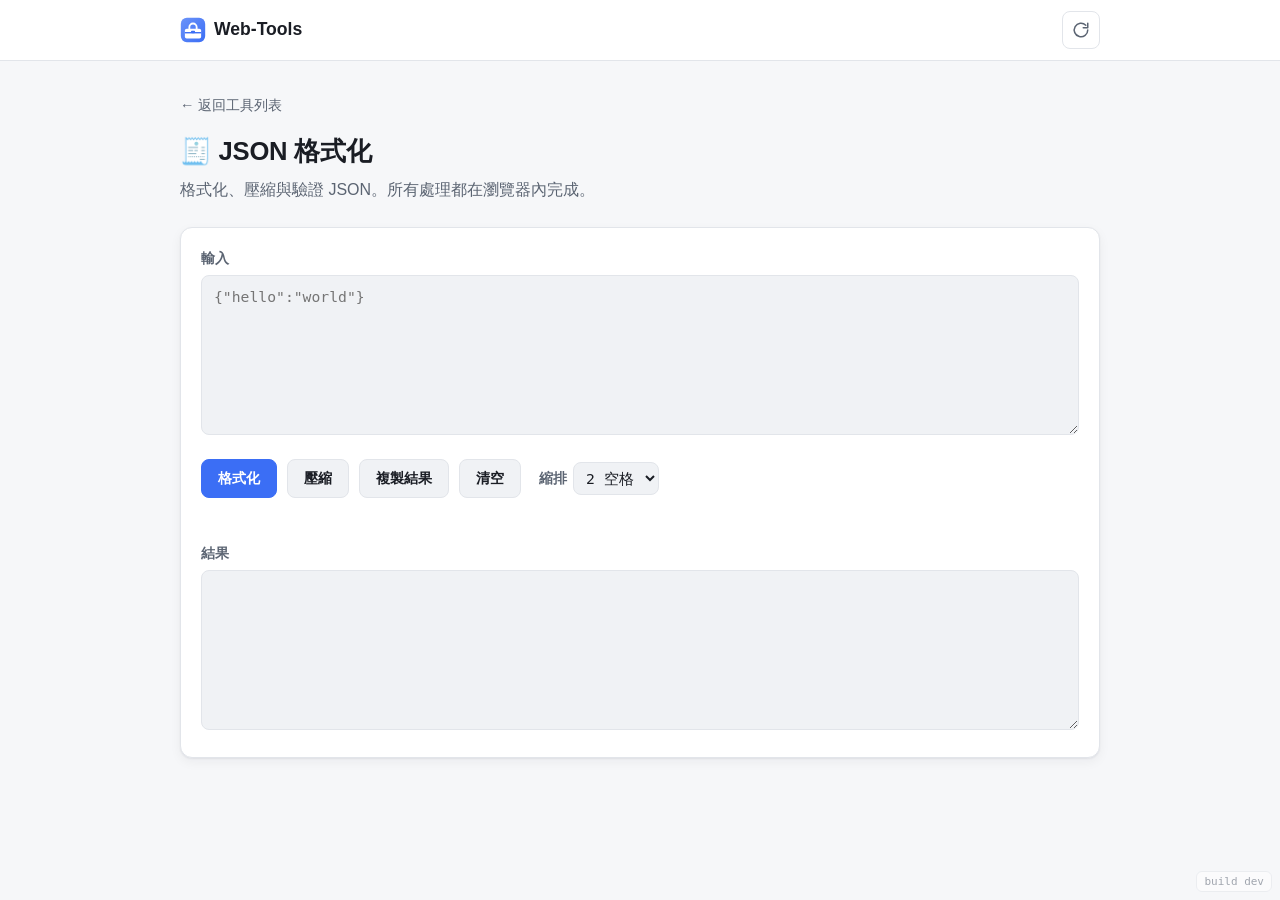
<file: tools/json-formatter/index.html>
<!DOCTYPE html>
<html lang="zh-Hant">
  <head>
    <meta charset="UTF-8" />
    <meta name="viewport" content="width=device-width, initial-scale=1.0" />
    <title>JSON 格式化 · Web-Tools</title>
    <link rel="stylesheet" href="../../assets/css/style.css" />
    <link rel="icon" type="image/svg+xml" href="../../assets/favicon.svg" />
    <link rel="icon" type="image/png" sizes="32x32" href="../../assets/favicon-32.png" />
    <link rel="apple-touch-icon" href="../../assets/apple-touch-icon.png" />
  </head>
  <body>
    <header class="site-header">
      <div class="container">
        <a class="brand" href="../../"><img class="logo" src="../../assets/favicon.svg" alt="" width="26" height="26" /> Web-Tools</a>
        <div class="header-actions">
          <button type="button" class="reload-btn" onclick="this.classList.add('spinning');location.reload()" aria-label="重新整理" title="重新整理">
            <svg viewBox="0 0 24 24" fill="none" stroke="currentColor" stroke-width="2" stroke-linecap="round" stroke-linejoin="round" aria-hidden="true">
              <path d="M21 12a9 9 0 1 1-2.64-6.36" />
              <polyline points="21 3 21 9 15 9" />
            </svg>
          </button>
        </div>
      </div>
    </header>

    <main class="container tool-page">
      <a class="back" href="../../">← 返回工具列表</a>
      <h1>🧾 JSON 格式化</h1>
      <p class="subtitle">格式化、壓縮與驗證 JSON。所有處理都在瀏覽器內完成。</p>

      <div class="panel">
        <label class="field-label" for="input">輸入</label>
        <textarea id="input" placeholder='{"hello":"world"}' spellcheck="false"></textarea>

        <div class="toolbar">
          <button class="btn primary" id="format">格式化</button>
          <button class="btn" id="minify">壓縮</button>
          <button class="btn" id="copy">複製結果</button>
          <button class="btn" id="clear">清空</button>
          <label class="field-label" style="margin: 0 0 0 8px; display: inline-flex; align-items: center; gap: 6px;">
            縮排
            <select id="indent" style="width: auto; padding: 6px 8px;">
              <option value="2">2 空格</option>
              <option value="4">4 空格</option>
              <option value="tab">Tab</option>
            </select>
          </label>
        </div>

        <div class="status" id="status"></div>

        <label class="field-label" for="output" style="margin-top: 12px;">結果</label>
        <textarea id="output" readonly spellcheck="false"></textarea>
      </div>
    </main>

    <script>
      (function () {
      var $ = function (id) {
        return document.getElementById(id);
      };
      var input = $("input"),
        output = $("output"),
        status = $("status");

      function setStatus(msg, kind) {
        status.textContent = msg || "";
        status.className = "status" + (kind ? " " + kind : "");
      }

      function getIndent() {
        var v = $("indent").value;
        return v === "tab" ? "\t" : parseInt(v, 10);
      }

      function process(pretty) {
        var raw = input.value.trim();
        if (!raw) {
          output.value = "";
          setStatus("請先輸入 JSON");
          return;
        }
        try {
          var obj = JSON.parse(raw);
          output.value = JSON.stringify(obj, null, pretty ? getIndent() : 0);
          setStatus("✓ 有效的 JSON", "ok");
        } catch (e) {
          output.value = "";
          setStatus("✗ " + e.message, "error");
        }
      }

      $("format").addEventListener("click", function () {
        process(true);
      });
      $("minify").addEventListener("click", function () {
        process(false);
      });
      $("clear").addEventListener("click", function () {
        input.value = "";
        output.value = "";
        setStatus("");
        input.focus();
      });
      $("copy").addEventListener("click", function () {
        if (!output.value) return;
        navigator.clipboard.writeText(output.value).then(function () {
          setStatus("已複製到剪貼簿", "ok");
        });
      });
      })();
    </script>
    <script defer src="../../assets/js/version.js"></script>
  </body>
</html>
</file>
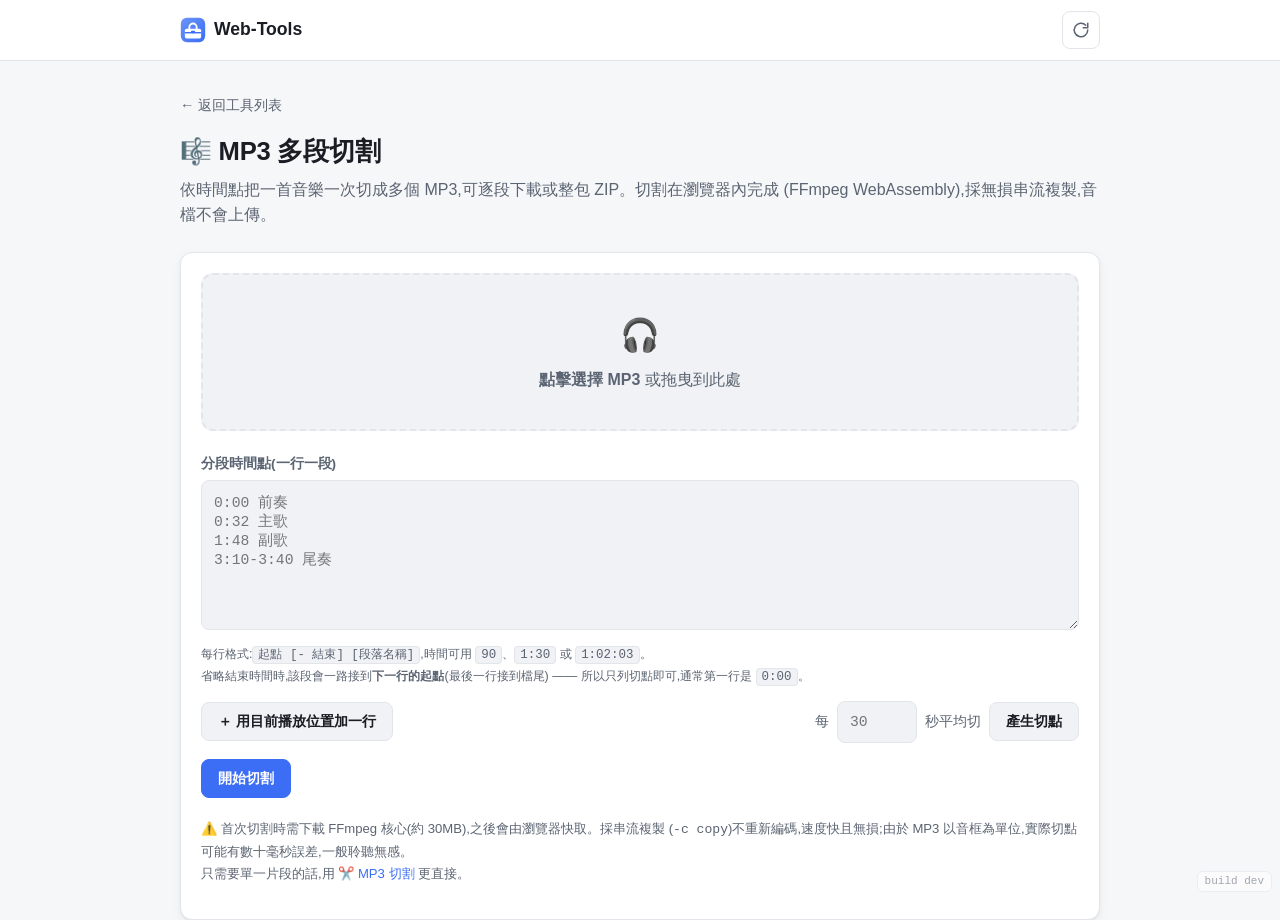
<file: tools/mp3-multi-split/index.html>
<!DOCTYPE html>
<html lang="zh-Hant">
  <head>
    <meta charset="UTF-8" />
    <meta name="viewport" content="width=device-width, initial-scale=1.0" />
    <title>MP3 多段切割 · Web-Tools</title>
    <link rel="stylesheet" href="../../assets/css/style.css" />
    <link rel="icon" type="image/svg+xml" href="../../assets/favicon.svg" />
    <link rel="icon" type="image/png" sizes="32x32" href="../../assets/favicon-32.png" />
    <link rel="apple-touch-icon" href="../../assets/apple-touch-icon.png" />
    <style>
      .dropzone {
        border: 2px dashed var(--border);
        border-radius: var(--radius);
        padding: 36px 20px;
        text-align: center;
        color: var(--text-muted);
        cursor: pointer;
        transition: border-color 0.15s, background 0.15s;
        background: var(--surface-2);
      }
      .dropzone.dragover,
      .dropzone:hover {
        border-color: var(--accent);
        color: var(--text);
      }
      .dropzone .big {
        font-size: 2rem;
        display: block;
        margin-bottom: 8px;
      }
      .file-info {
        margin-top: 14px;
        font-family: var(--mono);
        font-size: 0.88rem;
        color: var(--text);
      }
      .hint {
        font-size: 0.78rem;
        color: var(--text-muted);
        margin-top: 6px;
        line-height: 1.7;
      }
      .hint code {
        font-family: var(--mono);
        background: var(--surface-2);
        border: 1px solid var(--border);
        border-radius: 4px;
        padding: 1px 5px;
      }
      .marks {
        margin-top: 22px;
      }
      .marks textarea {
        min-height: 150px;
      }
      .mini-row {
        display: flex;
        flex-wrap: wrap;
        gap: 8px;
        align-items: center;
        margin-top: 10px;
      }
      .mini-row input.text-input {
        width: 80px;
      }
      .mini-row .sep {
        flex: 1 1 40px;
      }
      .mini-row .inline-label {
        font-size: 0.85rem;
        color: var(--text-muted);
      }

      /* ---- Parsed segment preview ---- */
      .seg-list {
        margin-top: 16px;
        border: 1px solid var(--border);
        border-radius: var(--radius-sm);
        overflow: hidden;
        display: none;
      }
      .seg-list.show {
        display: block;
      }
      .seg-row {
        display: grid;
        grid-template-columns: 32px 1fr 150px 62px;
        gap: 10px;
        align-items: center;
        padding: 8px 12px;
        font-size: 0.86rem;
        border-top: 1px solid var(--border);
      }
      .seg-row:first-child {
        border-top: none;
      }
      .seg-row.head {
        background: var(--surface-2);
        color: var(--text-muted);
        font-weight: 600;
        font-size: 0.76rem;
      }
      .seg-row.clickable {
        cursor: pointer;
      }
      .seg-row.clickable:hover {
        background: var(--surface-2);
      }
      .seg-row .num,
      .seg-row .range,
      .seg-row .len,
      .seg-row .muted {
        font-family: var(--mono);
        color: var(--text-muted);
      }
      .seg-row .name {
        overflow: hidden;
        text-overflow: ellipsis;
        white-space: nowrap;
        color: var(--text);
      }
      .seg-row .len {
        text-align: right;
      }
      @media (max-width: 560px) {
        .seg-row {
          grid-template-columns: 28px 1fr 108px;
        }
        .seg-row .len {
          display: none;
        }
      }
      .warn {
        margin-top: 10px;
        font-size: 0.82rem;
        color: #b7791f;
        display: none;
        flex-wrap: wrap;
        gap: 8px;
        align-items: center;
        line-height: 1.6;
      }
      .warn.show {
        display: flex;
      }
      .warn button.btn {
        padding: 4px 10px;
        font-size: 0.8rem;
      }

      /* ---- Progress ---- */
      .progress-wrap {
        margin-top: 18px;
        display: none;
      }
      .progress-wrap.show {
        display: block;
      }
      .progress-track {
        height: 10px;
        border-radius: 999px;
        background: var(--surface-2);
        overflow: hidden;
        border: 1px solid var(--border);
      }
      .progress-bar {
        height: 100%;
        width: 0%;
        background: var(--accent);
        transition: width 0.2s ease;
      }
      .progress-bar.indeterminate {
        width: 40% !important;
        animation: slide 1.1s infinite ease-in-out;
      }
      @keyframes slide {
        0% {
          margin-left: -40%;
        }
        100% {
          margin-left: 100%;
        }
      }
      .log {
        margin-top: 12px;
        font-family: var(--mono);
        font-size: 0.78rem;
        color: var(--text-muted);
        white-space: pre-wrap;
        max-height: 120px;
        overflow: auto;
      }

      /* ---- Results ---- */
      .result {
        margin-top: 22px;
        display: none;
      }
      .result.show {
        display: block;
      }
      .out-row {
        display: grid;
        grid-template-columns: 1fr auto;
        gap: 8px 14px;
        align-items: center;
        padding: 12px 0;
        border-top: 1px solid var(--border);
      }
      .out-row .meta {
        min-width: 0;
      }
      .out-row .title {
        font-weight: 600;
        font-size: 0.9rem;
        overflow: hidden;
        text-overflow: ellipsis;
        white-space: nowrap;
      }
      .out-row .sub {
        font-family: var(--mono);
        font-size: 0.78rem;
        color: var(--text-muted);
        margin-top: 2px;
      }
      .out-row audio {
        grid-column: 1 / -1;
        width: 100%;
        height: 34px;
      }
      a.btn {
        display: inline-block;
        font-family: var(--sans);
        font-size: 0.9rem;
        font-weight: 600;
        padding: 9px 16px;
        border-radius: var(--radius-sm);
        border: 1px solid var(--border);
        background: var(--surface-2);
        color: var(--text);
        text-decoration: none;
        cursor: pointer;
        transition: background 0.12s, border-color 0.12s;
      }
      a.btn:hover {
        border-color: var(--accent);
      }
      a.btn.primary {
        background: var(--accent);
        border-color: var(--accent);
        color: #fff;
      }
      a.btn.primary:hover {
        background: var(--accent-hover);
      }
      a.btn.small {
        padding: 6px 12px;
        font-size: 0.82rem;
      }
      .note {
        font-size: 0.82rem;
        color: var(--text-muted);
        margin-top: 20px;
        line-height: 1.7;
      }
      .note code {
        font-family: var(--mono);
      }
    </style>
  </head>
  <body>
    <header class="site-header">
      <div class="container">
        <a class="brand" href="../../"><img class="logo" src="../../assets/favicon.svg" alt="" width="26" height="26" /> Web-Tools</a>
        <div class="header-actions">
          <button type="button" class="reload-btn" onclick="this.classList.add('spinning');location.reload()" aria-label="重新整理" title="重新整理">
            <svg viewBox="0 0 24 24" fill="none" stroke="currentColor" stroke-width="2" stroke-linecap="round" stroke-linejoin="round" aria-hidden="true">
              <path d="M21 12a9 9 0 1 1-2.64-6.36" />
              <polyline points="21 3 21 9 15 9" />
            </svg>
          </button>
        </div>
      </div>
    </header>

    <main class="container tool-page">
      <a class="back" href="../../">← 返回工具列表</a>
      <h1>🎼 MP3 多段切割</h1>
      <p class="subtitle">
        依時間點把一首音樂一次切成多個 MP3,可逐段下載或整包 ZIP。切割在瀏覽器內完成
        (FFmpeg WebAssembly),採無損串流複製,音檔不會上傳。
      </p>

      <div class="panel">
        <div class="dropzone" id="dropzone">
          <span class="big">🎧</span>
          <strong>點擊選擇 MP3</strong> 或拖曳到此處
        </div>
        <input type="file" id="file" accept=".mp3,audio/mpeg" hidden />
        <div class="file-info" id="fileInfo"></div>
        <audio id="preview" controls style="width: 100%; margin-top: 12px; display: none"></audio>

        <div class="marks">
          <label class="field-label" for="marks">分段時間點(一行一段)</label>
          <textarea id="marks" spellcheck="false" placeholder="0:00 前奏
0:32 主歌
1:48 副歌
3:10-3:40 尾奏"></textarea>
          <p class="hint">
            每行格式:<code>起點 [- 結束] [段落名稱]</code>,時間可用
            <code>90</code>、<code>1:30</code> 或 <code>1:02:03</code>。<br />
            省略結束時間時,該段會一路接到<strong>下一行的起點</strong>(最後一行接到檔尾)
            —— 所以只列切點即可,通常第一行是 <code>0:00</code>。
          </p>

          <div class="mini-row">
            <button class="btn" id="addHere" type="button" disabled>＋ 用目前播放位置加一行</button>
            <span class="sep"></span>
            <span class="inline-label">每</span>
            <input class="text-input" id="everyN" placeholder="30" inputmode="decimal" aria-label="平均切割秒數" />
            <span class="inline-label">秒平均切</span>
            <button class="btn" id="genEvery" type="button" disabled>產生切點</button>
          </div>

          <div class="seg-list" id="segList"></div>
          <div class="warn" id="warn"></div>
        </div>

        <div class="toolbar">
          <button class="btn primary" id="run" disabled>開始切割</button>
        </div>

        <div class="progress-wrap" id="progressWrap">
          <div class="progress-track">
            <div class="progress-bar" id="progressBar"></div>
          </div>
          <div class="status" id="status" style="margin-top: 8px"></div>
          <pre class="log" id="log"></pre>
        </div>

        <div class="result" id="result">
          <div class="toolbar" style="margin-top: 0">
            <a class="btn primary" id="zipLink" download>⬇ 下載全部(ZIP)</a>
            <span class="status ok" id="resultSummary"></span>
          </div>
          <div id="outList"></div>
        </div>

        <p class="note">
          ⚠️ 首次切割時需下載 FFmpeg 核心(約 30MB),之後會由瀏覽器快取。採串流複製
          (<code>-c copy</code>)不重新編碼,速度快且無損;由於 MP3 以音框為單位,實際切點
          可能有數十毫秒誤差,一般聆聽無感。<br />
          只需要單一片段的話,用 <a href="../mp3-splitter/">✂️ MP3 切割</a> 更直接。
        </p>
      </div>
    </main>

    <!-- FFmpeg wrapper (UMD), served locally so its Web Worker is same-origin.
         See tools/video-to-mp3/ for the full rationale. -->
    <script src="../../assets/vendor/ffmpeg/ffmpeg.js"></script>
    <script>
      (function () {
        var $ = function (id) {
          return document.getElementById(id);
        };
        var dropzone = $("dropzone"),
          fileInput = $("file"),
          fileInfo = $("fileInfo"),
          preview = $("preview"),
          marksInput = $("marks"),
          addHereBtn = $("addHere"),
          everyNInput = $("everyN"),
          genEveryBtn = $("genEvery"),
          segList = $("segList"),
          warnEl = $("warn"),
          runBtn = $("run"),
          progressWrap = $("progressWrap"),
          progressBar = $("progressBar"),
          statusEl = $("status"),
          logEl = $("log"),
          resultEl = $("result"),
          zipLink = $("zipLink"),
          resultSummary = $("resultSummary"),
          outList = $("outList");

        var selectedFile = null;
        var ffmpeg = null; // lazily created FFmpeg instance
        var previewUrl = null; // source preview object URL
        var sourceDuration = null; // seconds, once the <audio> reports it
        var outUrls = []; // object URLs from the last run, revoked between runs
        var segments = []; // last parsed segment list

        // ---------- small helpers ----------
        function setStatus(msg, kind) {
          statusEl.textContent = msg || "";
          statusEl.className = "status" + (kind ? " " + kind : "");
        }

        function humanSize(bytes) {
          if (bytes < 1024) return bytes + " B";
          var units = ["KB", "MB", "GB"];
          var i = -1;
          do {
            bytes /= 1024;
            i++;
          } while (bytes >= 1024 && i < units.length - 1);
          return bytes.toFixed(1) + " " + units[i];
        }

        // "90" | "1:30" | "01:02:03" -> seconds, or NaN if invalid
        function parseTime(raw) {
          raw = (raw || "").trim();
          if (raw === "") return NaN;
          if (/^\d*\.?\d+$/.test(raw)) return parseFloat(raw);
          var parts = raw.split(":");
          if (parts.length < 2 || parts.length > 3) return NaN;
          var secs = 0;
          for (var i = 0; i < parts.length; i++) {
            if (!/^\d*\.?\d+$/.test(parts[i])) return NaN;
            secs = secs * 60 + parseFloat(parts[i]);
          }
          return secs;
        }

        function fmtTime(s) {
          s = Math.max(0, Math.floor(s));
          var h = Math.floor(s / 3600),
            m = Math.floor((s % 3600) / 60),
            sec = s % 60;
          var mm = h > 0 && m < 10 ? "0" + m : String(m);
          return (h > 0 ? h + ":" : "") + mm + ":" + (sec < 10 ? "0" : "") + sec;
        }

        // Time rendered into a filename: 1:02:03 -> 1h02m03s, 1:30 -> 1m30s
        function fileTime(s) {
          s = Math.max(0, Math.floor(s));
          var h = Math.floor(s / 3600),
            m = Math.floor((s % 3600) / 60),
            sec = s % 60;
          return (h > 0 ? h + "h" + pad2(m) : m) + "m" + pad2(sec) + "s";
        }

        function pad2(n) {
          return (n < 10 ? "0" : "") + n;
        }

        // Strip characters that are unsafe in a filename or a ZIP entry; keeps CJK.
        function safeName(name) {
          return (name || "")
            .replace(/[\\/:*?"<>|\x00-\x1f]/g, "_")
            .replace(/\s+/g, " ")
            .trim()
            .slice(0, 80);
        }

        function escapeHtml(s) {
          return String(s).replace(/[&<>"]/g, function (c) {
            return { "&": "&amp;", "<": "&lt;", ">": "&gt;", '"': "&quot;" }[c];
          });
        }

        // ---------- parsing the marks textarea ----------
        var TIME_RE = "\\d+(?::\\d{1,2}){0,2}(?:\\.\\d+)?";
        var LINE_RE = new RegExp("^(" + TIME_RE + ")\\s*(?:[-–—~]\\s*(" + TIME_RE + "))?\\s*(.*)$");

        // -> { segments: [{start, end, name, line}], errors: [string] }
        // `end === null` means "runs to the end of the file" (length still unknown).
        function parseMarks(text) {
          var lines = (text || "").split(/\r?\n/);
          var items = [],
            errors = [];

          for (var i = 0; i < lines.length; i++) {
            var raw = lines[i].trim();
            if (!raw || raw.charAt(0) === "#") continue;
            // tolerate pasted tracklists: "1. 0:30 名稱" / "- 0:30 名稱"
            var s = raw.replace(/^[-*•]\s+/, "").replace(/^\d+[.)]\s+/, "");
            var m = s.match(LINE_RE);
            if (!m) {
              errors.push("第 " + (i + 1) + " 行無法解析:" + raw);
              continue;
            }
            var start = parseTime(m[1]);
            var end = m[2] ? parseTime(m[2]) : null;
            if (isNaN(start) || (end !== null && isNaN(end))) {
              errors.push("第 " + (i + 1) + " 行時間格式不正確:" + raw);
              continue;
            }
            if (end !== null && end <= start) {
              errors.push("第 " + (i + 1) + " 行的結束時間不大於起點。");
              continue;
            }
            items.push({ start: start, end: end, name: safeName(m[3]), line: i + 1 });
          }

          items.sort(function (a, b) {
            return a.start - b.start;
          });

          // Drop starts past the end of the track first, so they don't also trip
          // the zero-length check below.
          if (sourceDuration != null) {
            items = items.filter(function (it) {
              if (it.start >= sourceDuration) {
                errors.push(
                  "第 " + it.line + " 行的起點 " + fmtTime(it.start) + " 超過音檔全長(" +
                    fmtTime(sourceDuration) + "),已略過。"
                );
                return false;
              }
              return true;
            });
          }

          // An open-ended segment runs until the next start (or to EOF for the last one).
          for (var j = 0; j < items.length; j++) {
            if (items[j].end === null) {
              items[j].end = j + 1 < items.length ? items[j + 1].start : sourceDuration;
            }
            if (sourceDuration != null && items[j].end > sourceDuration) {
              items[j].end = sourceDuration;
            }
            if (items[j].end !== null && items[j].end <= items[j].start) {
              errors.push("第 " + items[j].line + " 行與下一行起點相同,長度為 0。");
            }
          }

          return {
            segments: items.filter(function (it) {
              return it.end == null || it.end > it.start;
            }),
            errors: errors,
          };
        }

        function renderSegments() {
          var parsed = parseMarks(marksInput.value);
          segments = parsed.segments;

          if (!segments.length) {
            segList.classList.remove("show");
            segList.innerHTML = "";
          } else {
            var html =
              '<div class="seg-row head"><span>#</span><span>段落</span><span>範圍</span>' +
              '<span class="len">長度</span></div>';
            segments.forEach(function (seg, i) {
              var range = fmtTime(seg.start) + " – " + (seg.end == null ? "結尾" : fmtTime(seg.end));
              var len = seg.end == null ? "—" : fmtTime(seg.end - seg.start);
              var name = seg.name
                ? escapeHtml(seg.name)
                : '<span class="muted">(未命名)</span>';
              html +=
                '<div class="seg-row clickable" data-start="' + seg.start + '" title="點一下從這裡試聽">' +
                '<span class="num">' + pad2(i + 1) + "</span>" +
                '<span class="name">' + name + "</span>" +
                '<span class="range">' + range + "</span>" +
                '<span class="len">' + len + "</span>" +
                "</div>";
            });
            segList.innerHTML = html;
            segList.classList.add("show");
          }

          // Warnings: parse errors, plus an uncovered head of the track.
          var msgs = parsed.errors.slice();
          var needHeadFix = segments.length > 0 && segments[0].start > 0.05;
          if (needHeadFix) {
            msgs.push("開頭 0:00 – " + fmtTime(segments[0].start) + " 沒有被任何段落涵蓋。");
          }
          if (msgs.length) {
            warnEl.innerHTML =
              "<span>⚠️ " + escapeHtml(msgs.join(" ")) + "</span>" +
              (needHeadFix ? '<button class="btn" id="fillHead" type="button">補上開頭段</button>' : "");
            warnEl.classList.add("show");
            var fh = $("fillHead");
            if (fh) {
              fh.addEventListener("click", function () {
                marksInput.value = "0:00\n" + marksInput.value.replace(/^\s*\n/, "");
                renderSegments();
              });
            }
          } else {
            warnEl.classList.remove("show");
            warnEl.innerHTML = "";
          }

          runBtn.disabled = !selectedFile || segments.length === 0;
        }

        segList.addEventListener("click", function (e) {
          var row = e.target.closest(".seg-row.clickable");
          if (!row || !previewUrl) return;
          preview.currentTime = parseFloat(row.getAttribute("data-start")) || 0;
          preview.play().catch(function () {});
        });

        marksInput.addEventListener("input", renderSegments);

        // ---------- mark helpers ----------
        addHereBtn.addEventListener("click", function () {
          if (!previewUrl) return;
          var cur = marksInput.value.replace(/\s+$/, "");
          marksInput.value = (cur ? cur + "\n" : "") + fmtTime(preview.currentTime) + " ";
          marksInput.focus();
          marksInput.setSelectionRange(marksInput.value.length, marksInput.value.length);
          renderSegments();
        });

        genEveryBtn.addEventListener("click", function () {
          var n = parseFloat(everyNInput.value);
          if (!isFinite(n) || n <= 0) {
            setStatus("✗ 請輸入大於 0 的秒數", "error");
            return;
          }
          if (sourceDuration == null) {
            setStatus("✗ 還讀不到音檔長度,請稍候再試", "error");
            return;
          }
          var lines = [];
          for (var t = 0; t < sourceDuration - 0.5; t += n) {
            lines.push(fmtTime(t) + " 段" + pad2(lines.length + 1));
          }
          marksInput.value = lines.join("\n");
          setStatus("");
          renderSegments();
        });

        // ---------- file picking ----------
        function pickFile(file) {
          if (!file) return;
          selectedFile = file;
          sourceDuration = null;
          genEveryBtn.disabled = true;
          fileInfo.textContent = "已選擇:" + file.name + "  (" + humanSize(file.size) + ")";
          resultEl.classList.remove("show");
          setStatus("");

          if (previewUrl) URL.revokeObjectURL(previewUrl);
          previewUrl = URL.createObjectURL(file);
          preview.src = previewUrl;
          preview.style.display = "block";
          addHereBtn.disabled = false;
          preview.onloadedmetadata = function () {
            if (isFinite(preview.duration)) {
              sourceDuration = preview.duration;
              genEveryBtn.disabled = false;
              fileInfo.textContent =
                "已選擇:" + file.name + "  (" + humanSize(file.size) + ",全長 " +
                fmtTime(sourceDuration) + ")";
            }
            renderSegments();
          };
          renderSegments();
        }

        dropzone.addEventListener("click", function () {
          fileInput.click();
        });
        fileInput.addEventListener("change", function () {
          if (fileInput.files && fileInput.files[0]) pickFile(fileInput.files[0]);
        });
        ["dragenter", "dragover"].forEach(function (ev) {
          dropzone.addEventListener(ev, function (e) {
            e.preventDefault();
            dropzone.classList.add("dragover");
          });
        });
        ["dragleave", "drop"].forEach(function (ev) {
          dropzone.addEventListener(ev, function (e) {
            e.preventDefault();
            dropzone.classList.remove("dragover");
          });
        });
        dropzone.addEventListener("drop", function (e) {
          if (e.dataTransfer.files && e.dataTransfer.files[0]) {
            pickFile(e.dataTransfer.files[0]);
          }
        });

        // ---------- minimal ZIP writer (STORE, no compression) ----------
        // MP3 payloads are already compressed, so storing them costs nothing
        // and saves pulling in a zip library.
        var CRC_TABLE = (function () {
          var t = new Uint32Array(256);
          for (var n = 0; n < 256; n++) {
            var c = n;
            for (var k = 0; k < 8; k++) c = c & 1 ? 0xedb88320 ^ (c >>> 1) : c >>> 1;
            t[n] = c >>> 0;
          }
          return t;
        })();

        function crc32(buf) {
          var c = 0xffffffff;
          for (var i = 0; i < buf.length; i++) c = CRC_TABLE[(c ^ buf[i]) & 0xff] ^ (c >>> 8);
          return (c ^ 0xffffffff) >>> 0;
        }

        // files: [{ name, data: Uint8Array }] -> Blob
        function buildZip(files) {
          var enc = new TextEncoder();
          var locals = [],
            centrals = [],
            offset = 0;

          files.forEach(function (f) {
            var nameBytes = enc.encode(f.name);
            var crc = crc32(f.data);
            var size = f.data.length;

            var local = new Uint8Array(30 + nameBytes.length);
            var lv = new DataView(local.buffer);
            lv.setUint32(0, 0x04034b50, true); // local file header
            lv.setUint16(4, 20, true); // version needed
            lv.setUint16(6, 0x0800, true); // flags: UTF-8 filename
            lv.setUint16(8, 0, true); // method: store
            lv.setUint32(14, crc, true);
            lv.setUint32(18, size, true); // compressed size
            lv.setUint32(22, size, true); // uncompressed size
            lv.setUint16(26, nameBytes.length, true);
            local.set(nameBytes, 30);

            var cen = new Uint8Array(46 + nameBytes.length);
            var cv = new DataView(cen.buffer);
            cv.setUint32(0, 0x02014b50, true); // central directory header
            cv.setUint16(4, 20, true); // version made by
            cv.setUint16(6, 20, true); // version needed
            cv.setUint16(8, 0x0800, true);
            cv.setUint16(10, 0, true); // method: store
            cv.setUint32(16, crc, true);
            cv.setUint32(20, size, true);
            cv.setUint32(24, size, true);
            cv.setUint16(28, nameBytes.length, true);
            cv.setUint32(42, offset, true); // offset of the local header
            cen.set(nameBytes, 46);

            locals.push(local, f.data);
            centrals.push(cen);
            offset += local.length + size;
          });

          var centralSize = centrals.reduce(function (a, c) {
            return a + c.length;
          }, 0);
          var end = new Uint8Array(22);
          var ev = new DataView(end.buffer);
          ev.setUint32(0, 0x06054b50, true); // end of central directory
          ev.setUint16(8, files.length, true);
          ev.setUint16(10, files.length, true);
          ev.setUint32(12, centralSize, true);
          ev.setUint32(16, offset, true);

          return new Blob(locals.concat(centrals, [end]), { type: "application/zip" });
        }

        // ---------- FFmpeg ----------
        var execProgress = 0; // 0..1 within the current exec

        async function loadFFmpeg() {
          if (ffmpeg) return ffmpeg;
          if (typeof FFmpegWASM === "undefined" || !FFmpegWASM.FFmpeg) {
            throw new Error("FFmpeg 程式庫載入失敗,請檢查網路連線後重試。");
          }
          var instance = new FFmpegWASM.FFmpeg();

          instance.on("log", function (e) {
            logEl.textContent = (logEl.textContent + "\n" + e.message).slice(-4000);
            logEl.scrollTop = logEl.scrollHeight;
          });
          instance.on("progress", function (e) {
            execProgress = Math.max(0, Math.min(1, e.progress || 0));
          });

          setStatus("正在下載 FFmpeg 核心(首次約 30MB)…");
          progressBar.classList.add("indeterminate");

          var coreBase = "https://cdn.jsdelivr.net/npm/@ffmpeg/core@0.12.10/dist/umd";
          await instance.load({
            coreURL: coreBase + "/ffmpeg-core.js",
            wasmURL: coreBase + "/ffmpeg-core.wasm",
          });
          ffmpeg = instance;
          return ffmpeg;
        }

        // Overall bar = finished segments + progress inside the current one.
        function setOverall(done, total) {
          progressBar.classList.remove("indeterminate");
          progressBar.style.width = (((done + execProgress) / total) * 100).toFixed(1) + "%";
        }

        function clearResults() {
          outUrls.forEach(function (u) {
            URL.revokeObjectURL(u);
          });
          outUrls = [];
          outList.innerHTML = "";
          zipLink.removeAttribute("href");
          resultSummary.textContent = "";
          resultEl.classList.remove("show");
        }

        // ---------- run ----------
        runBtn.addEventListener("click", async function () {
          if (!selectedFile || !segments.length) return;

          var segs = segments.slice();
          runBtn.disabled = true;
          clearResults();
          progressWrap.classList.add("show");
          logEl.textContent = "";
          progressBar.style.width = "0%";

          var baseName = safeName(selectedFile.name.replace(/\.[^.]+$/, "")) || "audio";
          var inName = "input.mp3";

          try {
            var ff = await loadFFmpeg();

            setStatus("正在讀取音檔…");
            progressBar.classList.add("indeterminate");
            await ff.writeFile(inName, new Uint8Array(await selectedFile.arrayBuffer()));

            var outputs = [];
            for (var i = 0; i < segs.length; i++) {
              var seg = segs[i];
              execProgress = 0;
              setStatus("正在切割第 " + (i + 1) + " / " + segs.length + " 段…");
              setOverall(i, segs.length);

              var outName = "out_" + i + ".mp3";
              // -ss before -i = fast seek; -t limits the output length.
              var args = ["-ss", String(seg.start), "-i", inName];
              if (seg.end != null) args.push("-t", String(seg.end - seg.start));
              args.push("-c", "copy", outName);
              await ff.exec(args);

              var data = await ff.readFile(outName);
              try {
                await ff.deleteFile(outName);
              } catch (_) {}
              if (!data || !data.length) {
                throw new Error("第 " + (i + 1) + " 段輸出為空,請確認時間點在音檔範圍內");
              }

              var label = seg.name || fileTime(seg.start);
              outputs.push({
                fileName: pad2(i + 1) + " " + label + ".mp3",
                seg: seg,
                data: new Uint8Array(data), // copy out of the wasm heap
              });

              execProgress = 1;
              setOverall(i, segs.length);
            }

            try {
              await ff.deleteFile(inName);
            } catch (_) {}

            // Per-segment rows: preview + individual download.
            var totalBytes = 0;
            outputs.forEach(function (o) {
              totalBytes += o.data.length;
              var url = URL.createObjectURL(new Blob([o.data], { type: "audio/mpeg" }));
              outUrls.push(url);

              var row = document.createElement("div");
              row.className = "out-row";

              var meta = document.createElement("div");
              meta.className = "meta";
              var title = document.createElement("div");
              title.className = "title";
              title.textContent = o.fileName;
              var sub = document.createElement("div");
              sub.className = "sub";
              sub.textContent =
                fmtTime(o.seg.start) + " – " +
                (o.seg.end == null ? "結尾" : fmtTime(o.seg.end)) +
                "  ·  " + humanSize(o.data.length);
              meta.appendChild(title);
              meta.appendChild(sub);

              var dl = document.createElement("a");
              dl.className = "btn small";
              dl.href = url;
              dl.download = o.fileName;
              dl.textContent = "⬇ 下載";

              var audio = document.createElement("audio");
              audio.controls = true;
              audio.preload = "none";
              audio.src = url;

              row.appendChild(meta);
              row.appendChild(dl);
              row.appendChild(audio);
              outList.appendChild(row);
            });

            // Whole batch as one ZIP; entries sit in a folder named after the source.
            setStatus("正在打包 ZIP…");
            var zipBlob = buildZip(
              outputs.map(function (o) {
                return { name: baseName + "/" + o.fileName, data: o.data };
              })
            );
            var zipUrl = URL.createObjectURL(zipBlob);
            outUrls.push(zipUrl);
            zipLink.href = zipUrl;
            zipLink.download = baseName + "_segments.zip";

            progressBar.classList.remove("indeterminate");
            progressBar.style.width = "100%";
            resultSummary.textContent =
              "✓ 完成 " + outputs.length + " 段,共 " + humanSize(totalBytes);
            setStatus("✓ 切割完成", "ok");
            resultEl.classList.add("show");
          } catch (err) {
            progressBar.classList.remove("indeterminate");
            if (ffmpeg) {
              try {
                await ffmpeg.deleteFile(inName);
              } catch (_) {}
            }
            setStatus("✗ 切割失敗:" + (err && err.message ? err.message : err), "error");
          } finally {
            runBtn.disabled = false;
          }
        });

        renderSegments();
      })();
    </script>
    <script defer src="../../assets/js/version.js"></script>
  </body>
</html>
</file>
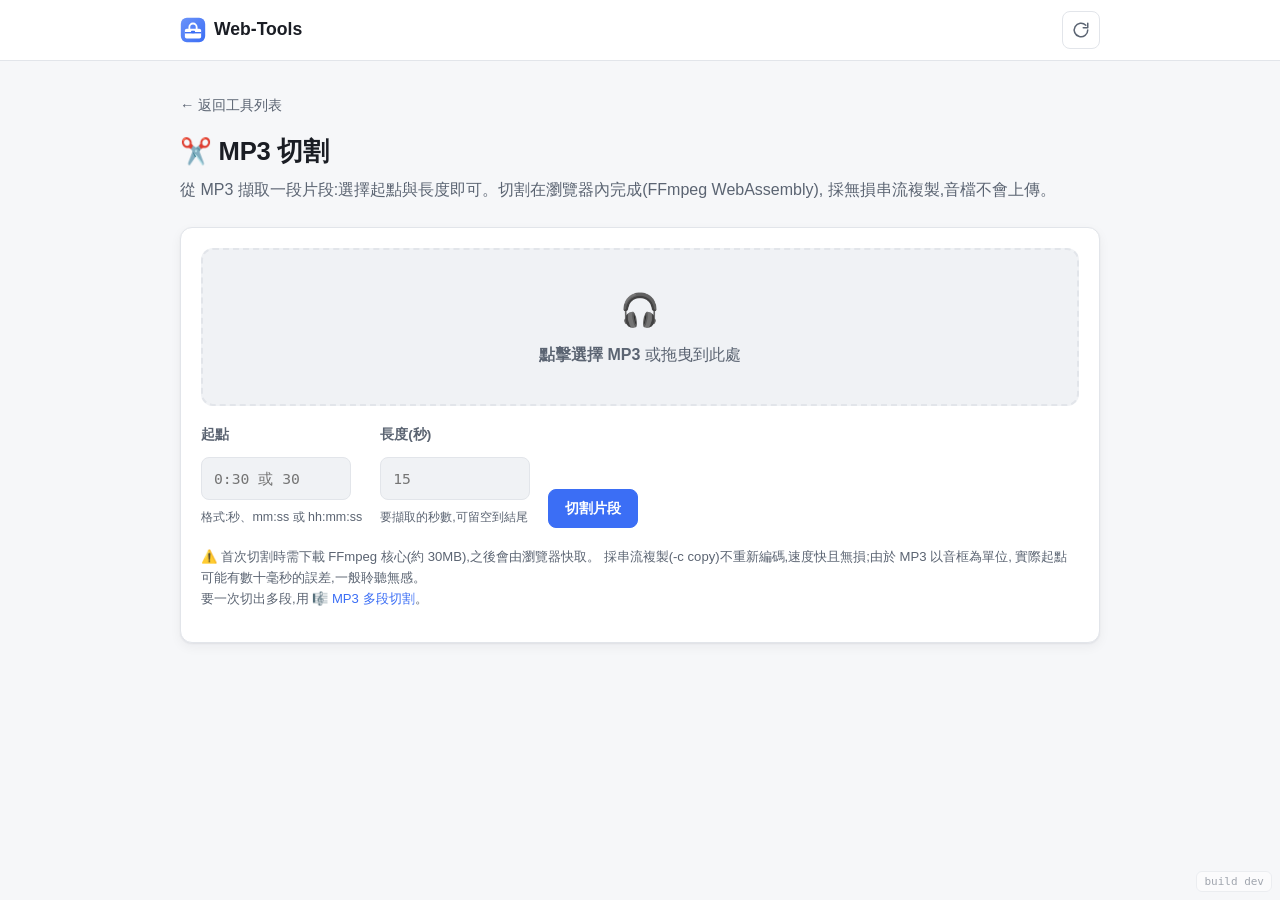
<file: tools/mp3-splitter/index.html>
<!DOCTYPE html>
<html lang="zh-Hant">
  <head>
    <meta charset="UTF-8" />
    <meta name="viewport" content="width=device-width, initial-scale=1.0" />
    <title>MP3 切割 · Web-Tools</title>
    <link rel="stylesheet" href="../../assets/css/style.css" />
    <link rel="icon" type="image/svg+xml" href="../../assets/favicon.svg" />
    <link rel="icon" type="image/png" sizes="32x32" href="../../assets/favicon-32.png" />
    <link rel="apple-touch-icon" href="../../assets/apple-touch-icon.png" />
    <style>
      .dropzone {
        border: 2px dashed var(--border);
        border-radius: var(--radius);
        padding: 36px 20px;
        text-align: center;
        color: var(--text-muted);
        cursor: pointer;
        transition: border-color 0.15s, background 0.15s;
        background: var(--surface-2);
      }
      .dropzone.dragover,
      .dropzone:hover {
        border-color: var(--accent);
        color: var(--text);
      }
      .dropzone .big {
        font-size: 2rem;
        display: block;
        margin-bottom: 8px;
      }
      .file-info {
        margin-top: 14px;
        font-family: var(--mono);
        font-size: 0.88rem;
        color: var(--text);
      }
      .options-row {
        display: flex;
        flex-wrap: wrap;
        gap: 18px;
        align-items: flex-end;
        margin-top: 18px;
      }
      .opt {
        display: flex;
        flex-direction: column;
        gap: 6px;
      }
      .opt input {
        width: 150px;
      }
      .hint {
        font-size: 0.78rem;
        color: var(--text-muted);
        margin-top: 2px;
      }
      .progress-wrap {
        margin-top: 18px;
        display: none;
      }
      .progress-wrap.show {
        display: block;
      }
      .progress-track {
        height: 10px;
        border-radius: 999px;
        background: var(--surface-2);
        overflow: hidden;
        border: 1px solid var(--border);
      }
      .progress-bar {
        height: 100%;
        width: 0%;
        background: var(--accent);
        transition: width 0.2s ease;
      }
      .progress-bar.indeterminate {
        width: 40% !important;
        animation: slide 1.1s infinite ease-in-out;
      }
      @keyframes slide {
        0% { margin-left: -40%; }
        100% { margin-left: 100%; }
      }
      .log {
        margin-top: 12px;
        font-family: var(--mono);
        font-size: 0.78rem;
        color: var(--text-muted);
        white-space: pre-wrap;
        max-height: 120px;
        overflow: auto;
      }
      .result {
        margin-top: 20px;
        display: none;
      }
      .result.show {
        display: block;
      }
      .result audio {
        width: 100%;
        margin-bottom: 12px;
      }
      .note {
        font-size: 0.82rem;
        color: var(--text-muted);
        margin-top: 18px;
        line-height: 1.6;
      }
    </style>
  </head>
  <body>
    <header class="site-header">
      <div class="container">
        <a class="brand" href="../../"><img class="logo" src="../../assets/favicon.svg" alt="" width="26" height="26" /> Web-Tools</a>
        <div class="header-actions">
          <button type="button" class="reload-btn" onclick="this.classList.add('spinning');location.reload()" aria-label="重新整理" title="重新整理">
            <svg viewBox="0 0 24 24" fill="none" stroke="currentColor" stroke-width="2" stroke-linecap="round" stroke-linejoin="round" aria-hidden="true">
              <path d="M21 12a9 9 0 1 1-2.64-6.36" />
              <polyline points="21 3 21 9 15 9" />
            </svg>
          </button>
        </div>
      </div>
    </header>

    <main class="container tool-page">
      <a class="back" href="../../">← 返回工具列表</a>
      <h1>✂️ MP3 切割</h1>
      <p class="subtitle">
        從 MP3 擷取一段片段:選擇起點與長度即可。切割在瀏覽器內完成(FFmpeg WebAssembly),
        採無損串流複製,音檔不會上傳。
      </p>

      <div class="panel">
        <div class="dropzone" id="dropzone">
          <span class="big">🎧</span>
          <strong>點擊選擇 MP3</strong> 或拖曳到此處
        </div>
        <input type="file" id="file" accept=".mp3,audio/mpeg" hidden />
        <div class="file-info" id="fileInfo"></div>
        <audio id="preview" controls style="width:100%;margin-top:12px;display:none"></audio>

        <div class="options-row">
          <div class="opt">
            <label class="field-label" for="start">起點</label>
            <input class="text-input" id="start" placeholder="0:30 或 30" />
            <span class="hint">格式:秒、mm:ss 或 hh:mm:ss</span>
          </div>
          <div class="opt">
            <label class="field-label" for="duration">長度(秒)</label>
            <input class="text-input" id="duration" placeholder="15" />
            <span class="hint">要擷取的秒數,可留空到結尾</span>
          </div>
          <button class="btn primary" id="convert" disabled>切割片段</button>
        </div>

        <div class="progress-wrap" id="progressWrap">
          <div class="progress-track">
            <div class="progress-bar" id="progressBar"></div>
          </div>
          <div class="status" id="status" style="margin-top: 8px;"></div>
          <pre class="log" id="log"></pre>
        </div>

        <div class="result" id="result">
          <label class="field-label">結果</label>
          <audio id="player" controls></audio>
          <a class="btn primary" id="download" download>⬇ 下載片段</a>
        </div>

        <p class="note">
          ⚠️ 首次切割時需下載 FFmpeg 核心(約 30MB),之後會由瀏覽器快取。
          採串流複製(-c copy)不重新編碼,速度快且無損;由於 MP3 以音框為單位,
          實際起點可能有數十毫秒的誤差,一般聆聽無感。<br />
          要一次切出多段,用 <a href="../mp3-multi-split/">🎼 MP3 多段切割</a>。
        </p>
      </div>
    </main>

    <!-- FFmpeg wrapper (UMD), served locally so its Web Worker is same-origin.
         See tools/video-to-mp3/ for the full rationale. -->
    <script src="../../assets/vendor/ffmpeg/ffmpeg.js"></script>
    <script>
      (function () {
        var $ = function (id) {
          return document.getElementById(id);
        };
        var dropzone = $("dropzone"),
          fileInput = $("file"),
          fileInfo = $("fileInfo"),
          preview = $("preview"),
          startInput = $("start"),
          durationInput = $("duration"),
          convertBtn = $("convert"),
          progressWrap = $("progressWrap"),
          progressBar = $("progressBar"),
          statusEl = $("status"),
          logEl = $("log"),
          resultEl = $("result"),
          player = $("player"),
          downloadLink = $("download");

        var selectedFile = null;
        var ffmpeg = null; // lazily created FFmpeg instance
        var lastUrl = null; // output object URL to revoke between runs
        var previewUrl = null; // source preview object URL
        var sourceDuration = null; // seconds, once known

        async function fetchFile(file) {
          return new Uint8Array(await file.arrayBuffer());
        }

        function setStatus(msg, kind) {
          statusEl.textContent = msg || "";
          statusEl.className = "status" + (kind ? " " + kind : "");
        }

        function humanSize(bytes) {
          if (bytes < 1024) return bytes + " B";
          var units = ["KB", "MB", "GB"];
          var i = -1;
          do {
            bytes /= 1024;
            i++;
          } while (bytes >= 1024 && i < units.length - 1);
          return bytes.toFixed(1) + " " + units[i];
        }

        // "90" | "1:30" | "01:02:03" -> seconds (number), or null if invalid
        function parseTime(raw) {
          raw = (raw || "").trim();
          if (raw === "") return null;
          if (/^\d*\.?\d+$/.test(raw)) return parseFloat(raw);
          var parts = raw.split(":");
          if (parts.length < 2 || parts.length > 3) return NaN;
          var secs = 0;
          for (var i = 0; i < parts.length; i++) {
            if (!/^\d*\.?\d+$/.test(parts[i])) return NaN;
            secs = secs * 60 + parseFloat(parts[i]);
          }
          return secs;
        }

        function fmtTime(s) {
          s = Math.max(0, Math.round(s));
          var m = Math.floor(s / 60),
            sec = s % 60;
          return m + ":" + (sec < 10 ? "0" : "") + sec;
        }

        function pickFile(file) {
          if (!file) return;
          selectedFile = file;
          sourceDuration = null;
          fileInfo.textContent = "已選擇:" + file.name + "  (" + humanSize(file.size) + ")";
          convertBtn.disabled = false;
          resultEl.classList.remove("show");

          // Load a preview + read total duration to guide the user.
          if (previewUrl) URL.revokeObjectURL(previewUrl);
          previewUrl = URL.createObjectURL(file);
          preview.src = previewUrl;
          preview.style.display = "block";
          preview.onloadedmetadata = function () {
            if (isFinite(preview.duration)) {
              sourceDuration = preview.duration;
              fileInfo.textContent =
                "已選擇:" + file.name + "  (" + humanSize(file.size) +
                ",全長 " + fmtTime(sourceDuration) + ")";
            }
          };
        }

        // ---- Drag & drop / file picker ----
        dropzone.addEventListener("click", function () {
          fileInput.click();
        });
        fileInput.addEventListener("change", function () {
          if (fileInput.files && fileInput.files[0]) pickFile(fileInput.files[0]);
        });
        ["dragenter", "dragover"].forEach(function (ev) {
          dropzone.addEventListener(ev, function (e) {
            e.preventDefault();
            dropzone.classList.add("dragover");
          });
        });
        ["dragleave", "drop"].forEach(function (ev) {
          dropzone.addEventListener(ev, function (e) {
            e.preventDefault();
            dropzone.classList.remove("dragover");
          });
        });
        dropzone.addEventListener("drop", function (e) {
          if (e.dataTransfer.files && e.dataTransfer.files[0]) {
            pickFile(e.dataTransfer.files[0]);
          }
        });

        // ---- Load FFmpeg on demand ----
        async function loadFFmpeg() {
          if (ffmpeg) return ffmpeg;
          if (typeof FFmpegWASM === "undefined" || !FFmpegWASM.FFmpeg) {
            throw new Error("FFmpeg 程式庫載入失敗,請檢查網路連線後重試。");
          }
          var instance = new FFmpegWASM.FFmpeg();

          instance.on("log", function (e) {
            logEl.textContent = (logEl.textContent + "\n" + e.message).slice(-4000);
            logEl.scrollTop = logEl.scrollHeight;
          });
          instance.on("progress", function (e) {
            var p = Math.max(0, Math.min(1, e.progress || 0));
            progressBar.classList.remove("indeterminate");
            progressBar.style.width = (p * 100).toFixed(1) + "%";
          });

          setStatus("正在下載 FFmpeg 核心(首次約 30MB)…");
          progressBar.classList.add("indeterminate");

          var coreBase = "https://cdn.jsdelivr.net/npm/@ffmpeg/core@0.12.10/dist/umd";
          await instance.load({
            coreURL: coreBase + "/ffmpeg-core.js",
            wasmURL: coreBase + "/ffmpeg-core.wasm",
          });
          ffmpeg = instance;
          return ffmpeg;
        }

        function sanitize(name) {
          return name.replace(/[^\w.\-]/g, "_");
        }

        // ---- Cut ----
        convertBtn.addEventListener("click", async function () {
          if (!selectedFile) return;

          var start = parseTime(startInput.value);
          if (start === null) start = 0; // empty start => from the beginning
          if (isNaN(start) || start < 0) {
            setStatus("✗ 起點格式不正確,請輸入秒、mm:ss 或 hh:mm:ss", "error");
            return;
          }

          var durRaw = durationInput.value.trim();
          var duration = durRaw === "" ? null : parseTime(durRaw);
          if (duration !== null && (isNaN(duration) || duration <= 0)) {
            setStatus("✗ 長度須為大於 0 的秒數", "error");
            return;
          }
          if (sourceDuration != null && start >= sourceDuration) {
            setStatus("✗ 起點已超過音檔全長(" + fmtTime(sourceDuration) + ")", "error");
            return;
          }

          convertBtn.disabled = true;
          resultEl.classList.remove("show");
          progressWrap.classList.add("show");
          logEl.textContent = "";
          progressBar.style.width = "0%";

          try {
            var ff = await loadFFmpeg();

            setStatus("正在讀取音檔…");
            progressBar.classList.add("indeterminate");
            var inName = "input_" + sanitize(selectedFile.name);
            if (!/\.mp3$/i.test(inName)) inName += ".mp3";
            await ff.writeFile(inName, await fetchFile(selectedFile));

            setStatus("正在切割…");
            var outName = "clip.mp3";
            // -ss before -i = fast seek; -t limits the output length.
            var args = ["-ss", String(start), "-i", inName];
            if (duration !== null) args.push("-t", String(duration));
            args.push("-c", "copy", outName);
            await ff.exec(args);

            var data = await ff.readFile(outName);
            try { await ff.deleteFile(inName); } catch (_) {}
            try { await ff.deleteFile(outName); } catch (_) {}

            if (!data || !data.length) {
              throw new Error("輸出為空,請確認起點在音檔範圍內");
            }

            var blob = new Blob([data.buffer], { type: "audio/mpeg" });
            if (lastUrl) URL.revokeObjectURL(lastUrl);
            lastUrl = URL.createObjectURL(blob);

            var base = selectedFile.name.replace(/\.[^.]+$/, "") || "audio";
            var tag = "_" + fmtTime(start).replace(":", "m") + "s";
            player.src = lastUrl;
            downloadLink.href = lastUrl;
            downloadLink.download = base + tag + ".mp3";

            progressBar.classList.remove("indeterminate");
            progressBar.style.width = "100%";
            setStatus("✓ 切割完成(" + humanSize(blob.size) + ")", "ok");
            resultEl.classList.add("show");
          } catch (err) {
            progressBar.classList.remove("indeterminate");
            setStatus("✗ 切割失敗:" + (err && err.message ? err.message : err), "error");
          } finally {
            convertBtn.disabled = false;
          }
        });
      })();
    </script>
    <script defer src="../../assets/js/version.js"></script>
  </body>
</html>
</file>
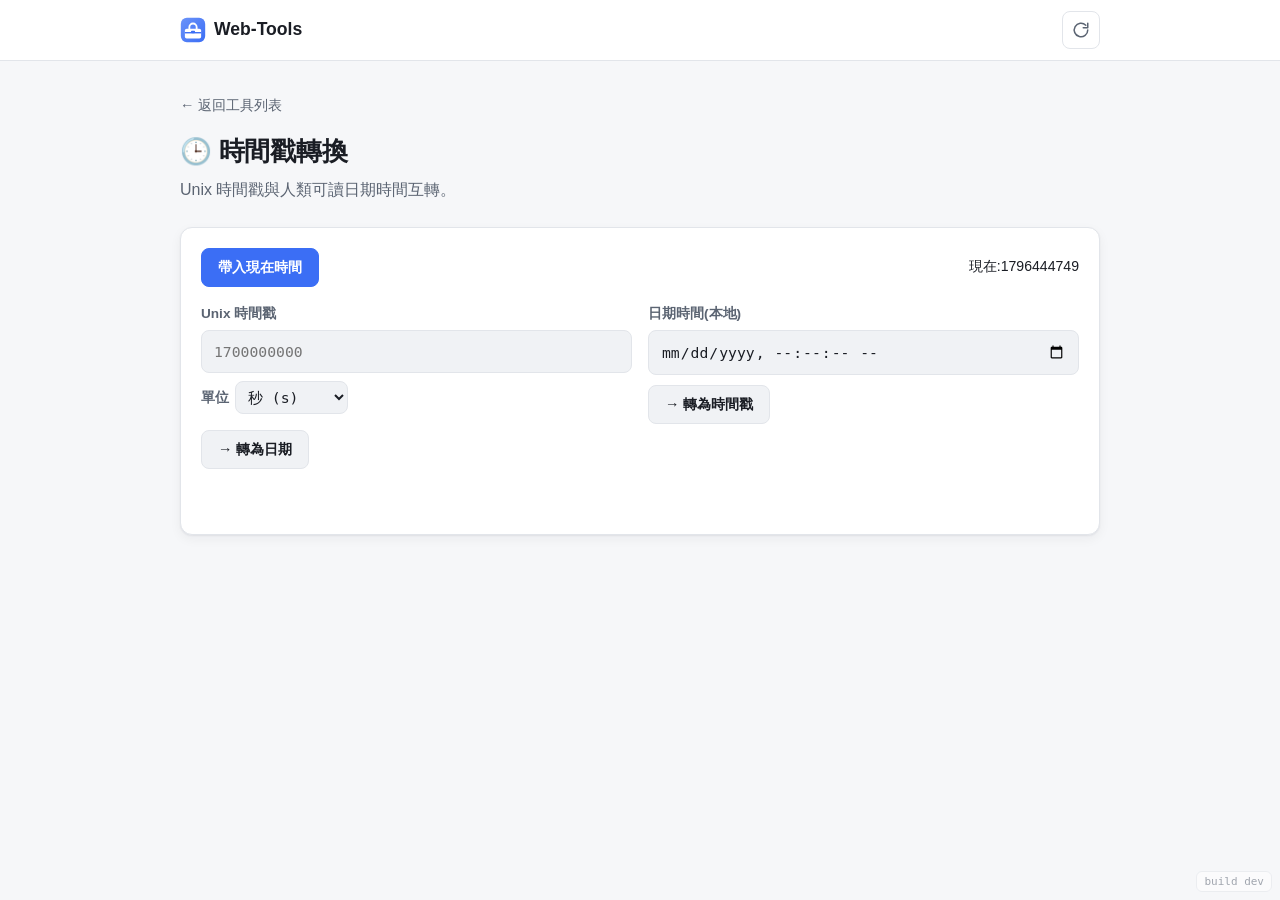
<file: tools/timestamp/index.html>
<!DOCTYPE html>
<html lang="zh-Hant">
  <head>
    <meta charset="UTF-8" />
    <meta name="viewport" content="width=device-width, initial-scale=1.0" />
    <title>時間戳轉換 · Web-Tools</title>
    <link rel="stylesheet" href="../../assets/css/style.css" />
    <link rel="icon" type="image/svg+xml" href="../../assets/favicon.svg" />
    <link rel="icon" type="image/png" sizes="32x32" href="../../assets/favicon-32.png" />
    <link rel="apple-touch-icon" href="../../assets/apple-touch-icon.png" />
  </head>
  <body>
    <header class="site-header">
      <div class="container">
        <a class="brand" href="../../"><img class="logo" src="../../assets/favicon.svg" alt="" width="26" height="26" /> Web-Tools</a>
        <div class="header-actions">
          <button type="button" class="reload-btn" onclick="this.classList.add('spinning');location.reload()" aria-label="重新整理" title="重新整理">
            <svg viewBox="0 0 24 24" fill="none" stroke="currentColor" stroke-width="2" stroke-linecap="round" stroke-linejoin="round" aria-hidden="true">
              <path d="M21 12a9 9 0 1 1-2.64-6.36" />
              <polyline points="21 3 21 9 15 9" />
            </svg>
          </button>
        </div>
      </div>
    </header>

    <main class="container tool-page">
      <a class="back" href="../../">← 返回工具列表</a>
      <h1>🕒 時間戳轉換</h1>
      <p class="subtitle">Unix 時間戳與人類可讀日期時間互轉。</p>

      <div class="panel">
        <div class="toolbar" style="margin-top: 0;">
          <button class="btn primary" id="now">帶入現在時間</button>
          <span class="status" id="live" style="margin-left: auto;"></span>
        </div>

        <div class="two-col" style="margin-top: 8px;">
          <div>
            <label class="field-label" for="ts">Unix 時間戳</label>
            <input class="text-input" id="ts" placeholder="1700000000" />
            <label class="field-label" style="margin-top: 8px; display: inline-flex; align-items: center; gap: 6px;">
              單位
              <select id="unit" style="width: auto; padding: 6px 8px;">
                <option value="s">秒 (s)</option>
                <option value="ms">毫秒 (ms)</option>
              </select>
            </label>
            <div style="margin-top: 10px;">
              <button class="btn" id="ts2date">→ 轉為日期</button>
            </div>
          </div>
          <div>
            <label class="field-label" for="date">日期時間(本地)</label>
            <input class="text-input" id="date" type="datetime-local" step="1" />
            <div style="margin-top: 10px;">
              <button class="btn" id="date2ts">→ 轉為時間戳</button>
            </div>
          </div>
        </div>

        <div class="status" id="status" style="margin-top: 16px;"></div>

        <div id="result" style="margin-top: 12px; font-family: var(--mono); font-size: 0.9rem; color: var(--text-muted);"></div>
      </div>
    </main>

    <script>
      (function () {
      var $ = function (id) {
        return document.getElementById(id);
      };
      var status = $("status"),
        result = $("result");

      function setStatus(msg, kind) {
        status.textContent = msg || "";
        status.className = "status" + (kind ? " " + kind : "");
      }

      function pad(n) {
        return (n < 10 ? "0" : "") + n;
      }

      // Format a Date as a datetime-local string (local time).
      function toLocalInput(d) {
        return (
          d.getFullYear() +
          "-" +
          pad(d.getMonth() + 1) +
          "-" +
          pad(d.getDate()) +
          "T" +
          pad(d.getHours()) +
          ":" +
          pad(d.getMinutes()) +
          ":" +
          pad(d.getSeconds())
        );
      }

      function showBreakdown(d) {
        result.innerHTML =
          "本地時間:" + d.toString() + "<br />" + "UTC / ISO:" + d.toISOString();
      }

      $("ts2date").addEventListener("click", function () {
        var raw = $("ts").value.trim();
        if (!raw || isNaN(Number(raw))) {
          setStatus("請輸入有效的數字時間戳", "error");
          return;
        }
        var n = Number(raw);
        var ms = $("unit").value === "ms" ? n : n * 1000;
        var d = new Date(ms);
        if (isNaN(d.getTime())) {
          setStatus("超出可表示的範圍", "error");
          return;
        }
        $("date").value = toLocalInput(d);
        setStatus("✓ 已轉換", "ok");
        showBreakdown(d);
      });

      $("date2ts").addEventListener("click", function () {
        var raw = $("date").value;
        if (!raw) {
          setStatus("請先選擇日期時間", "error");
          return;
        }
        var d = new Date(raw);
        if (isNaN(d.getTime())) {
          setStatus("無效的日期", "error");
          return;
        }
        var secs = Math.floor(d.getTime() / 1000);
        $("ts").value = $("unit").value === "ms" ? d.getTime() : secs;
        setStatus("✓ 已轉換", "ok");
        showBreakdown(d);
      });

      $("now").addEventListener("click", function () {
        var d = new Date();
        $("ts").value = $("unit").value === "ms" ? d.getTime() : Math.floor(d.getTime() / 1000);
        $("date").value = toLocalInput(d);
        setStatus("✓ 已帶入現在時間", "ok");
        showBreakdown(d);
      });

      // Live clock
      function tick() {
        var d = new Date();
        $("live").textContent = "現在:" + Math.floor(d.getTime() / 1000);
      }
      tick();
      setInterval(tick, 1000);
      })();
    </script>
    <script defer src="../../assets/js/version.js"></script>
  </body>
</html>
</file>
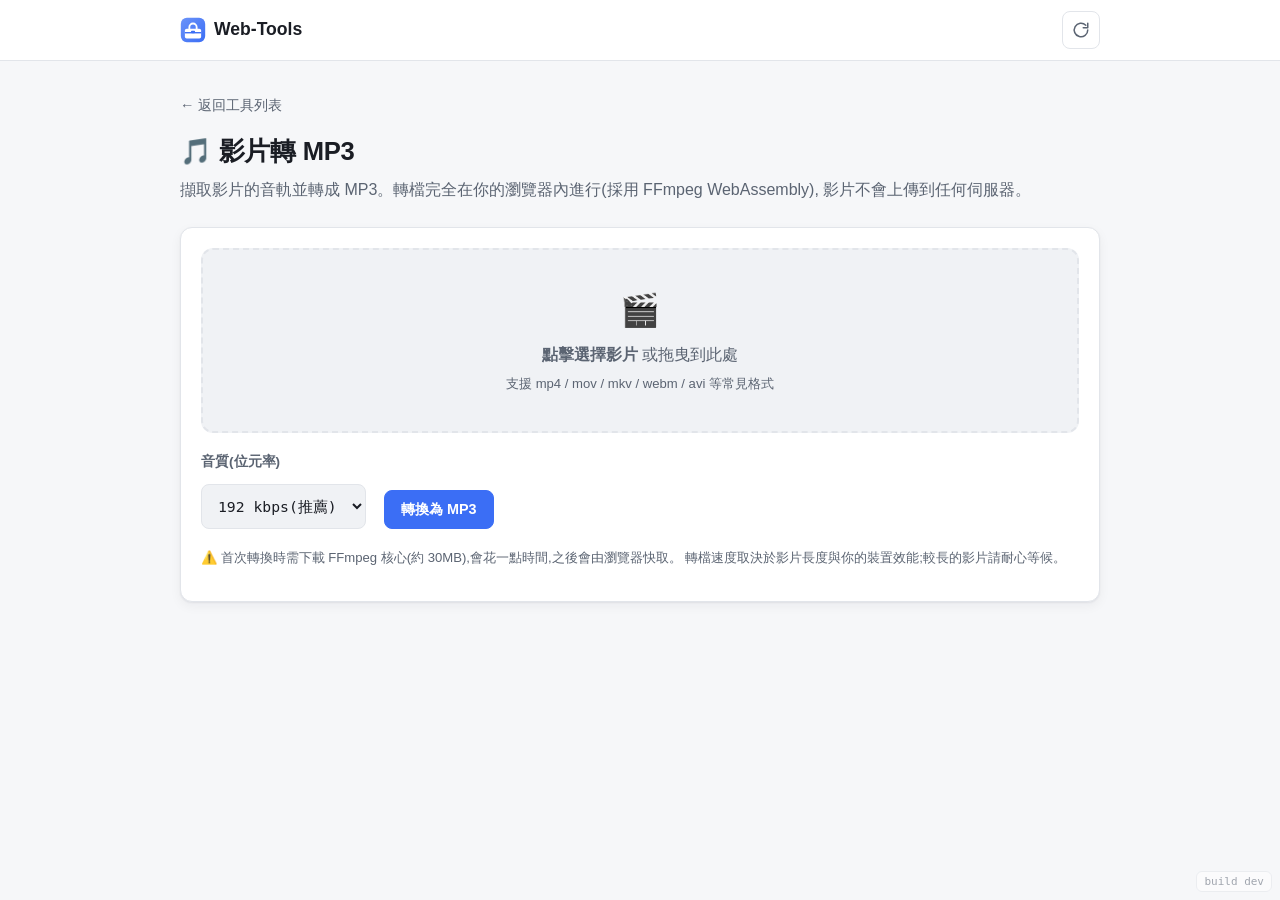
<file: tools/video-to-mp3/index.html>
<!DOCTYPE html>
<html lang="zh-Hant">
  <head>
    <meta charset="UTF-8" />
    <meta name="viewport" content="width=device-width, initial-scale=1.0" />
    <title>影片轉 MP3 · Web-Tools</title>
    <link rel="stylesheet" href="../../assets/css/style.css" />
    <link rel="icon" type="image/svg+xml" href="../../assets/favicon.svg" />
    <link rel="icon" type="image/png" sizes="32x32" href="../../assets/favicon-32.png" />
    <link rel="apple-touch-icon" href="../../assets/apple-touch-icon.png" />
    <style>
      .dropzone {
        border: 2px dashed var(--border);
        border-radius: var(--radius);
        padding: 36px 20px;
        text-align: center;
        color: var(--text-muted);
        cursor: pointer;
        transition: border-color 0.15s, background 0.15s;
        background: var(--surface-2);
      }
      .dropzone.dragover,
      .dropzone:hover {
        border-color: var(--accent);
        color: var(--text);
      }
      .dropzone .big {
        font-size: 2rem;
        display: block;
        margin-bottom: 8px;
      }
      .file-info {
        margin-top: 14px;
        font-family: var(--mono);
        font-size: 0.88rem;
        color: var(--text);
      }
      .options-row {
        display: flex;
        flex-wrap: wrap;
        gap: 18px;
        align-items: flex-end;
        margin-top: 18px;
      }
      .opt {
        display: flex;
        flex-direction: column;
        gap: 6px;
      }
      .opt select {
        width: auto;
        min-width: 140px;
      }
      .progress-wrap {
        margin-top: 18px;
        display: none;
      }
      .progress-wrap.show {
        display: block;
      }
      .progress-track {
        height: 10px;
        border-radius: 999px;
        background: var(--surface-2);
        overflow: hidden;
        border: 1px solid var(--border);
      }
      .progress-bar {
        height: 100%;
        width: 0%;
        background: var(--accent);
        transition: width 0.2s ease;
      }
      .progress-bar.indeterminate {
        width: 40% !important;
        animation: slide 1.1s infinite ease-in-out;
      }
      @keyframes slide {
        0% { margin-left: -40%; }
        100% { margin-left: 100%; }
      }
      .log {
        margin-top: 12px;
        font-family: var(--mono);
        font-size: 0.78rem;
        color: var(--text-muted);
        white-space: pre-wrap;
        max-height: 120px;
        overflow: auto;
      }
      .result {
        margin-top: 20px;
        display: none;
      }
      .result.show {
        display: block;
      }
      .result audio {
        width: 100%;
        margin-bottom: 12px;
      }
      .note {
        font-size: 0.82rem;
        color: var(--text-muted);
        margin-top: 18px;
        line-height: 1.6;
      }
    </style>
  </head>
  <body>
    <header class="site-header">
      <div class="container">
        <a class="brand" href="../../"><img class="logo" src="../../assets/favicon.svg" alt="" width="26" height="26" /> Web-Tools</a>
        <div class="header-actions">
          <button type="button" class="reload-btn" onclick="this.classList.add('spinning');location.reload()" aria-label="重新整理" title="重新整理">
            <svg viewBox="0 0 24 24" fill="none" stroke="currentColor" stroke-width="2" stroke-linecap="round" stroke-linejoin="round" aria-hidden="true">
              <path d="M21 12a9 9 0 1 1-2.64-6.36" />
              <polyline points="21 3 21 9 15 9" />
            </svg>
          </button>
        </div>
      </div>
    </header>

    <main class="container tool-page">
      <a class="back" href="../../">← 返回工具列表</a>
      <h1>🎵 影片轉 MP3</h1>
      <p class="subtitle">
        擷取影片的音軌並轉成 MP3。轉檔完全在你的瀏覽器內進行(採用 FFmpeg WebAssembly),
        影片不會上傳到任何伺服器。
      </p>

      <div class="panel">
        <div class="dropzone" id="dropzone">
          <span class="big">🎬</span>
          <strong>點擊選擇影片</strong> 或拖曳到此處
          <div style="margin-top: 6px; font-size: 0.82rem;">
            支援 mp4 / mov / mkv / webm / avi 等常見格式
          </div>
          <input type="file" id="file" accept="video/*,audio/*" hidden />
        </div>
        <div class="file-info" id="fileInfo"></div>

        <div class="options-row">
          <div class="opt">
            <label class="field-label" for="bitrate">音質(位元率)</label>
            <select id="bitrate">
              <option value="128">128 kbps(標準)</option>
              <option value="192" selected>192 kbps(推薦)</option>
              <option value="256">256 kbps(高)</option>
              <option value="320">320 kbps(最高)</option>
            </select>
          </div>
          <button class="btn primary" id="convert" disabled>轉換為 MP3</button>
        </div>

        <div class="progress-wrap" id="progressWrap">
          <div class="progress-track">
            <div class="progress-bar" id="progressBar"></div>
          </div>
          <div class="status" id="status" style="margin-top: 8px;"></div>
          <pre class="log" id="log"></pre>
        </div>

        <div class="result" id="result">
          <label class="field-label">結果</label>
          <audio id="player" controls></audio>
          <a class="btn primary" id="download" download>⬇ 下載 MP3</a>
        </div>

        <p class="note">
          ⚠️ 首次轉換時需下載 FFmpeg 核心(約 30MB),會花一點時間,之後會由瀏覽器快取。
          轉檔速度取決於影片長度與你的裝置效能;較長的影片請耐心等候。
        </p>
      </div>
    </main>

    <!--
      FFmpeg wrapper (UMD) — served locally so its Web Worker (814.ffmpeg.js)
      is same-origin. A blob/CDN worker URL breaks webpack's chunk resolution
      ("Cannot find module blob:…"), so the small wrapper files are vendored.
      The heavy core (~30MB) is still fetched from the CDN on demand.
    -->
    <script src="../../assets/vendor/ffmpeg/ffmpeg.js"></script>
    <script>
      (function () {
        // Minimal replacement for @ffmpeg/util.fetchFile (its UMD build doesn't
        // expose a usable global via a plain <script> tag). This is all we need —
        // the worker loads the core via importScripts(), which accepts a
        // cross-origin CDN URL directly (a blob: URL makes importScripts throw).
        async function fetchFile(file) {
          return new Uint8Array(await file.arrayBuffer());
        }

        var $ = function (id) {
          return document.getElementById(id);
        };
        var dropzone = $("dropzone"),
          fileInput = $("file"),
          fileInfo = $("fileInfo"),
          convertBtn = $("convert"),
          bitrateSel = $("bitrate"),
          progressWrap = $("progressWrap"),
          progressBar = $("progressBar"),
          statusEl = $("status"),
          logEl = $("log"),
          resultEl = $("result"),
          player = $("player"),
          downloadLink = $("download");

        var selectedFile = null;
        var ffmpeg = null; // lazily created FFmpeg instance
        var lastUrl = null; // object URL to revoke between runs

        function setStatus(msg, kind) {
          statusEl.textContent = msg || "";
          statusEl.className = "status" + (kind ? " " + kind : "");
        }

        function humanSize(bytes) {
          if (bytes < 1024) return bytes + " B";
          var units = ["KB", "MB", "GB"];
          var i = -1;
          do {
            bytes /= 1024;
            i++;
          } while (bytes >= 1024 && i < units.length - 1);
          return bytes.toFixed(1) + " " + units[i];
        }

        function pickFile(file) {
          if (!file) return;
          selectedFile = file;
          fileInfo.textContent = "已選擇:" + file.name + "  (" + humanSize(file.size) + ")";
          convertBtn.disabled = false;
          resultEl.classList.remove("show");
        }

        // ---- Drag & drop / file picker ----
        dropzone.addEventListener("click", function () {
          fileInput.click();
        });
        fileInput.addEventListener("change", function () {
          if (fileInput.files && fileInput.files[0]) pickFile(fileInput.files[0]);
        });
        ["dragenter", "dragover"].forEach(function (ev) {
          dropzone.addEventListener(ev, function (e) {
            e.preventDefault();
            dropzone.classList.add("dragover");
          });
        });
        ["dragleave", "drop"].forEach(function (ev) {
          dropzone.addEventListener(ev, function (e) {
            e.preventDefault();
            dropzone.classList.remove("dragover");
          });
        });
        dropzone.addEventListener("drop", function (e) {
          if (e.dataTransfer.files && e.dataTransfer.files[0]) {
            pickFile(e.dataTransfer.files[0]);
          }
        });

        // ---- Load FFmpeg on demand ----
        async function loadFFmpeg() {
          if (ffmpeg) return ffmpeg;
          if (typeof FFmpegWASM === "undefined" || !FFmpegWASM.FFmpeg) {
            throw new Error("FFmpeg 程式庫載入失敗,請檢查網路連線後重試。");
          }
          var instance = new FFmpegWASM.FFmpeg();

          instance.on("log", function (e) {
            logEl.textContent = (logEl.textContent + "\n" + e.message).slice(-4000);
            logEl.scrollTop = logEl.scrollHeight;
          });
          instance.on("progress", function (e) {
            var p = Math.max(0, Math.min(1, e.progress || 0));
            progressBar.classList.remove("indeterminate");
            progressBar.style.width = (p * 100).toFixed(1) + "%";
          });

          setStatus("正在下載 FFmpeg 核心(首次約 30MB)…");
          progressBar.classList.add("indeterminate");

          var coreBase = "https://cdn.jsdelivr.net/npm/@ffmpeg/core@0.12.10/dist/umd";
          // NOTE: do NOT pass classWorkerURL. When it is set the wrapper spawns a
          // *module* worker, which cannot importScripts() the core. Omitting it
          // makes the wrapper load its sibling 814.ffmpeg.js as a *classic*
          // worker (from the same dir as ffmpeg.js, i.e. our local vendor dir),
          // and a classic worker CAN importScripts() the cross-origin CDN core.
          await instance.load({
            coreURL: coreBase + "/ffmpeg-core.js",
            wasmURL: coreBase + "/ffmpeg-core.wasm",
          });
          ffmpeg = instance;
          return ffmpeg;
        }

        // ---- Convert ----
        convertBtn.addEventListener("click", async function () {
          if (!selectedFile) return;
          convertBtn.disabled = true;
          resultEl.classList.remove("show");
          progressWrap.classList.add("show");
          logEl.textContent = "";
          progressBar.style.width = "0%";

          try {
            var ff = await loadFFmpeg();

            setStatus("正在讀取影片…");
            progressBar.classList.add("indeterminate");
            var inName = "input_" + sanitize(selectedFile.name);
            await ff.writeFile(inName, await fetchFile(selectedFile));

            setStatus("正在轉換為 MP3…");
            var outName = "output.mp3";
            await ff.exec([
              "-i", inName,
              "-vn", // 丟棄影像
              "-c:a", "libmp3lame",
              "-b:a", bitrateSel.value + "k",
              outName,
            ]);

            var data = await ff.readFile(outName);
            // 清理暫存,釋放記憶體
            try { await ff.deleteFile(inName); } catch (_) {}
            try { await ff.deleteFile(outName); } catch (_) {}

            var blob = new Blob([data.buffer], { type: "audio/mpeg" });
            if (lastUrl) URL.revokeObjectURL(lastUrl);
            lastUrl = URL.createObjectURL(blob);

            var base = selectedFile.name.replace(/\.[^.]+$/, "") || "audio";
            player.src = lastUrl;
            downloadLink.href = lastUrl;
            downloadLink.download = base + ".mp3";

            progressBar.classList.remove("indeterminate");
            progressBar.style.width = "100%";
            setStatus("✓ 轉換完成(" + humanSize(blob.size) + ")", "ok");
            resultEl.classList.add("show");
          } catch (err) {
            progressBar.classList.remove("indeterminate");
            setStatus("✗ 轉換失敗:" + (err && err.message ? err.message : err), "error");
          } finally {
            convertBtn.disabled = false;
          }
        });

        // FFmpeg 的虛擬檔名避免特殊字元
        function sanitize(name) {
          return name.replace(/[^\w.\-]/g, "_");
        }
      })();
    </script>
    <script defer src="../../assets/js/version.js"></script>
  </body>
</html>
</file>
<file: assets/css/style.css>
/* Web-Tools — shared styles */

:root {
  --bg: #f6f7f9;
  --surface: #ffffff;
  --surface-2: #f0f2f5;
  --border: #e2e5ea;
  --text: #1a1d24;
  --text-muted: #5b6472;
  --accent: #3b6ef5;
  --accent-hover: #2f5ad9;
  --shadow: 0 1px 2px rgba(16, 24, 40, 0.06), 0 4px 12px rgba(16, 24, 40, 0.05);
  --radius: 12px;
  --radius-sm: 8px;
  --mono: ui-monospace, SFMono-Regular, "SF Mono", Menlo, Consolas, monospace;
  --sans: -apple-system, BlinkMacSystemFont, "Segoe UI", Roboto, "Helvetica Neue",
    "PingFang TC", "Microsoft JhengHei", sans-serif;
}

@media (prefers-color-scheme: dark) {
  :root {
    --bg: #0f1115;
    --surface: #181b21;
    --surface-2: #21252d;
    --border: #2b303a;
    --text: #e6e9ef;
    --text-muted: #9aa4b2;
    --accent: #5b86f7;
    --accent-hover: #7098f9;
    --shadow: 0 1px 2px rgba(0, 0, 0, 0.3), 0 4px 12px rgba(0, 0, 0, 0.25);
  }
}

* {
  box-sizing: border-box;
}

html {
  -webkit-text-size-adjust: 100%;
}

body {
  margin: 0;
  font-family: var(--sans);
  background: var(--bg);
  color: var(--text);
  line-height: 1.55;
  -webkit-font-smoothing: antialiased;
}

a {
  color: var(--accent);
  text-decoration: none;
}
a:hover {
  color: var(--accent-hover);
}

.container {
  max-width: 960px;
  margin: 0 auto;
  padding: 0 20px;
}

/* Header */
.site-header {
  border-bottom: 1px solid var(--border);
  background: var(--surface);
  position: sticky;
  top: 0;
  z-index: 10;
  backdrop-filter: saturate(180%) blur(8px);
}
.site-header .container {
  display: flex;
  align-items: center;
  gap: 12px;
  height: 60px;
}
.site-header .brand {
  font-weight: 700;
  font-size: 1.1rem;
  color: var(--text);
  display: flex;
  align-items: center;
  gap: 8px;
}
.site-header .brand .logo {
  width: 26px;
  height: 26px;
  border-radius: 6px;
  display: block;
}
.site-header nav {
  display: flex;
  gap: 18px;
  font-size: 0.92rem;
}
.site-header .header-actions {
  margin-left: auto;
  display: flex;
  align-items: center;
  gap: 16px;
}
.reload-btn {
  display: inline-flex;
  align-items: center;
  justify-content: center;
  width: 38px;
  height: 38px;
  padding: 0;
  border: 1px solid var(--border);
  border-radius: var(--radius-sm);
  background: var(--surface);
  color: var(--text-muted);
  cursor: pointer;
  transition: background 0.15s, color 0.15s, border-color 0.15s;
  -webkit-tap-highlight-color: transparent;
}
.reload-btn:hover {
  background: var(--surface-2);
  color: var(--text);
}
.reload-btn:active {
  background: var(--surface-2);
}
.reload-btn svg {
  width: 18px;
  height: 18px;
  display: block;
}
.reload-btn.spinning svg {
  animation: reload-spin 0.6s linear infinite;
}
@keyframes reload-spin {
  to {
    transform: rotate(360deg);
  }
}

/* Hero */
.hero {
  padding: 48px 0 24px;
  text-align: center;
}
.hero h1 {
  font-size: 2rem;
  margin: 0 0 8px;
  letter-spacing: -0.02em;
}
.hero p {
  color: var(--text-muted);
  margin: 0;
  font-size: 1.05rem;
}

/* Search */
.search-wrap {
  max-width: 520px;
  margin: 24px auto 0;
  position: relative;
}
.search-wrap input {
  width: 100%;
  padding: 12px 16px;
  font-size: 1rem;
  border: 1px solid var(--border);
  border-radius: var(--radius);
  background: var(--surface);
  color: var(--text);
  outline: none;
  transition: border-color 0.15s, box-shadow 0.15s;
}
.search-wrap input:focus {
  border-color: var(--accent);
  box-shadow: 0 0 0 3px rgba(59, 110, 245, 0.15);
}

/* Category */
.category {
  margin: 40px 0 0;
}
.category h2 {
  font-size: 0.85rem;
  text-transform: uppercase;
  letter-spacing: 0.06em;
  color: var(--text-muted);
  margin: 0 0 14px;
}

/* Tool grid */
.tool-grid {
  display: grid;
  grid-template-columns: repeat(auto-fill, minmax(220px, 1fr));
  gap: 16px;
}
.tool-card {
  display: block;
  background: var(--surface);
  border: 1px solid var(--border);
  border-radius: var(--radius);
  padding: 18px;
  box-shadow: var(--shadow);
  transition: transform 0.12s ease, border-color 0.12s ease;
}
.tool-card:hover {
  transform: translateY(-2px);
  border-color: var(--accent);
}
.tool-card .icon {
  font-size: 1.6rem;
  margin-bottom: 8px;
}
.tool-card h3 {
  margin: 0 0 4px;
  font-size: 1.02rem;
  color: var(--text);
}
.tool-card p {
  margin: 0;
  font-size: 0.88rem;
  color: var(--text-muted);
}
.empty-state {
  color: var(--text-muted);
  text-align: center;
  padding: 40px 0;
}

/* Footer */
.site-footer {
  margin-top: 64px;
  padding: 28px 0;
  border-top: 1px solid var(--border);
  color: var(--text-muted);
  font-size: 0.88rem;
  text-align: center;
}

/* ---------- Tool page layout ---------- */
.tool-page {
  /* 只設上方間距;左右留白交給 .container(padding: 0 20px),
     否則手機版內容會貼齊螢幕邊緣 */
  padding-top: 32px;
}
.tool-page .back {
  font-size: 0.9rem;
  color: var(--text-muted);
  display: inline-flex;
  align-items: center;
  gap: 6px;
  margin-bottom: 16px;
}
.tool-page h1 {
  font-size: 1.6rem;
  margin: 0 0 6px;
  letter-spacing: -0.01em;
}
.tool-page .subtitle {
  color: var(--text-muted);
  margin: 0 0 24px;
}

.panel {
  background: var(--surface);
  border: 1px solid var(--border);
  border-radius: var(--radius);
  padding: 20px;
  box-shadow: var(--shadow);
}

label.field-label {
  display: block;
  font-size: 0.85rem;
  font-weight: 600;
  color: var(--text-muted);
  margin: 0 0 6px;
}

textarea,
input.text-input,
select {
  width: 100%;
  font-family: var(--mono);
  font-size: 0.92rem;
  padding: 12px;
  border: 1px solid var(--border);
  border-radius: var(--radius-sm);
  background: var(--surface-2);
  color: var(--text);
  outline: none;
  resize: vertical;
}
textarea:focus,
input.text-input:focus,
select:focus {
  border-color: var(--accent);
}
textarea {
  min-height: 160px;
}

.toolbar {
  display: flex;
  flex-wrap: wrap;
  gap: 10px;
  align-items: center;
  margin: 16px 0;
}

button.btn {
  font-family: var(--sans);
  font-size: 0.9rem;
  font-weight: 600;
  padding: 9px 16px;
  border-radius: var(--radius-sm);
  border: 1px solid var(--border);
  background: var(--surface-2);
  color: var(--text);
  cursor: pointer;
  transition: background 0.12s, border-color 0.12s;
}
button.btn:hover {
  border-color: var(--accent);
}
button.btn.primary {
  background: var(--accent);
  border-color: var(--accent);
  color: #fff;
}
button.btn.primary:hover {
  background: var(--accent-hover);
}

.status {
  font-size: 0.88rem;
  min-height: 1.2em;
}
.status.error {
  color: #e5484d;
}
.status.ok {
  color: #30a46c;
}

.two-col {
  display: grid;
  grid-template-columns: 1fr 1fr;
  gap: 16px;
}
@media (max-width: 640px) {
  .two-col {
    grid-template-columns: 1fr;
  }
}
</file>
